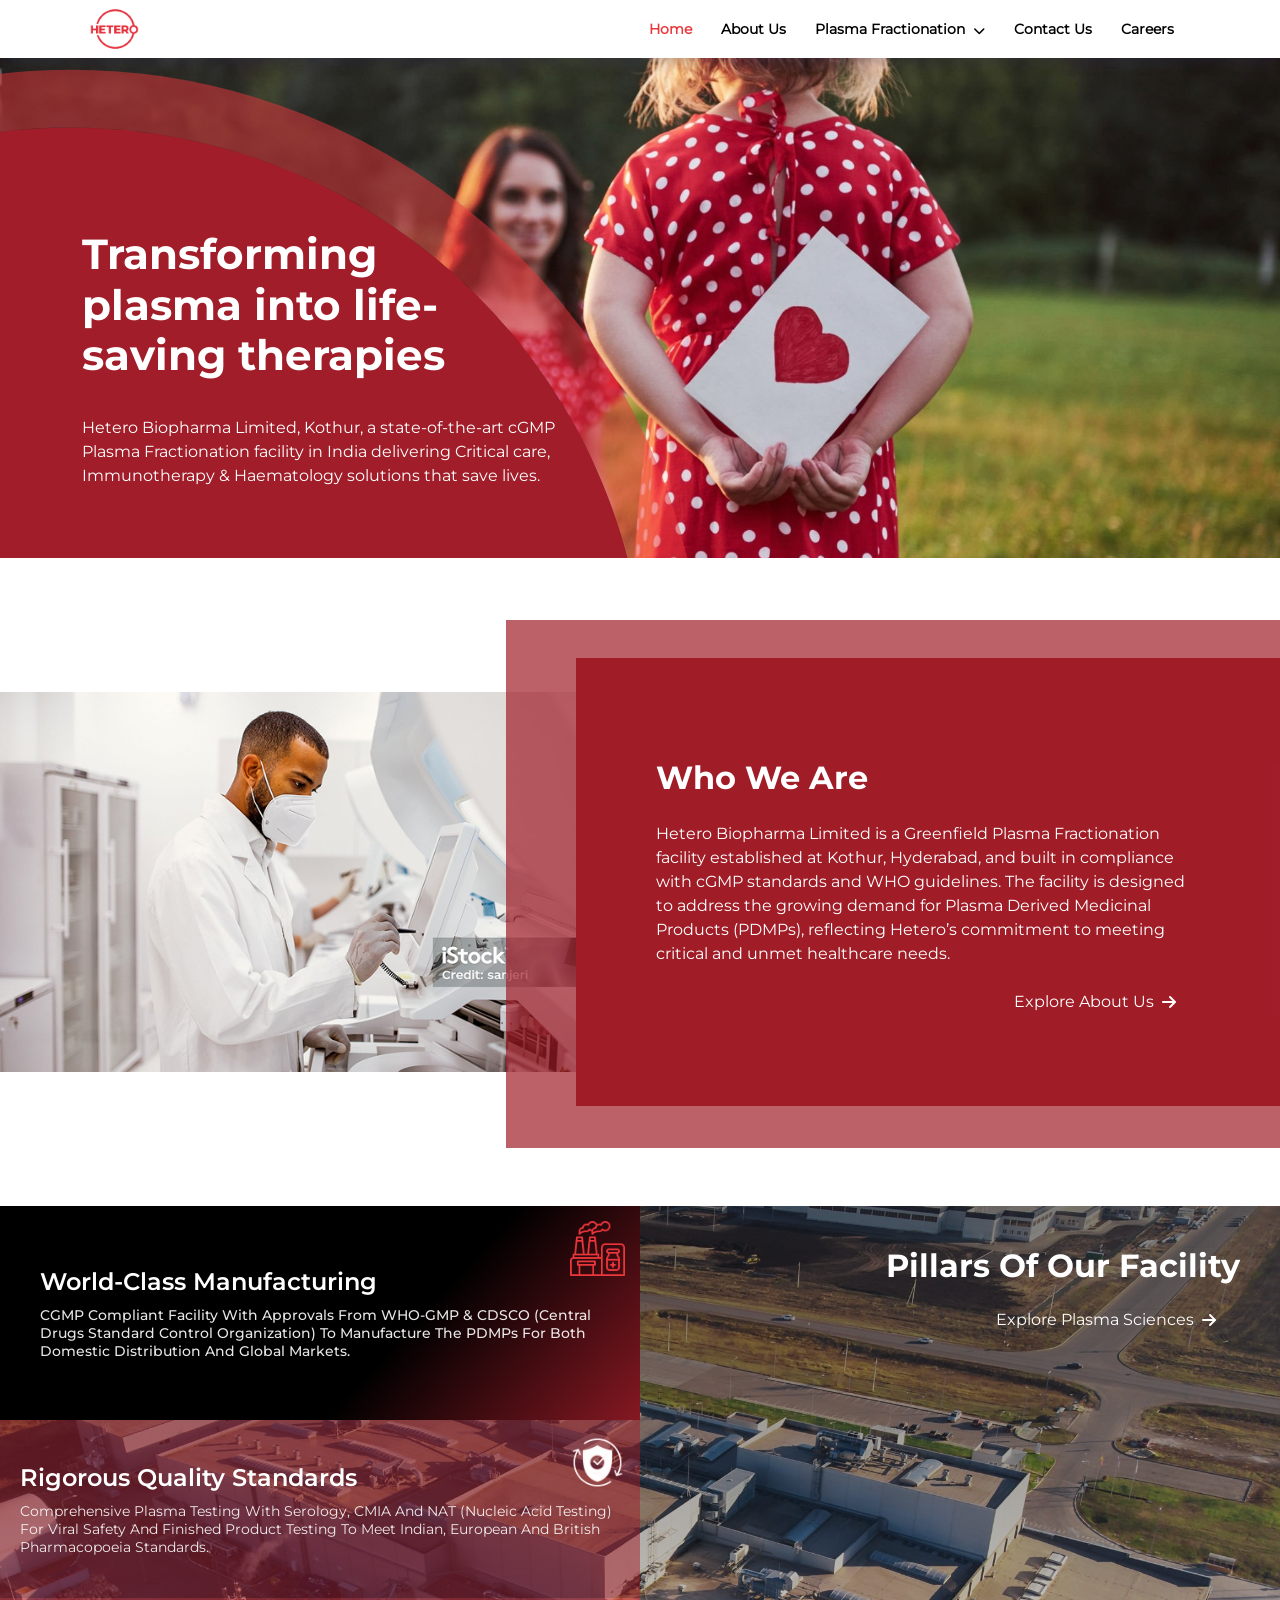
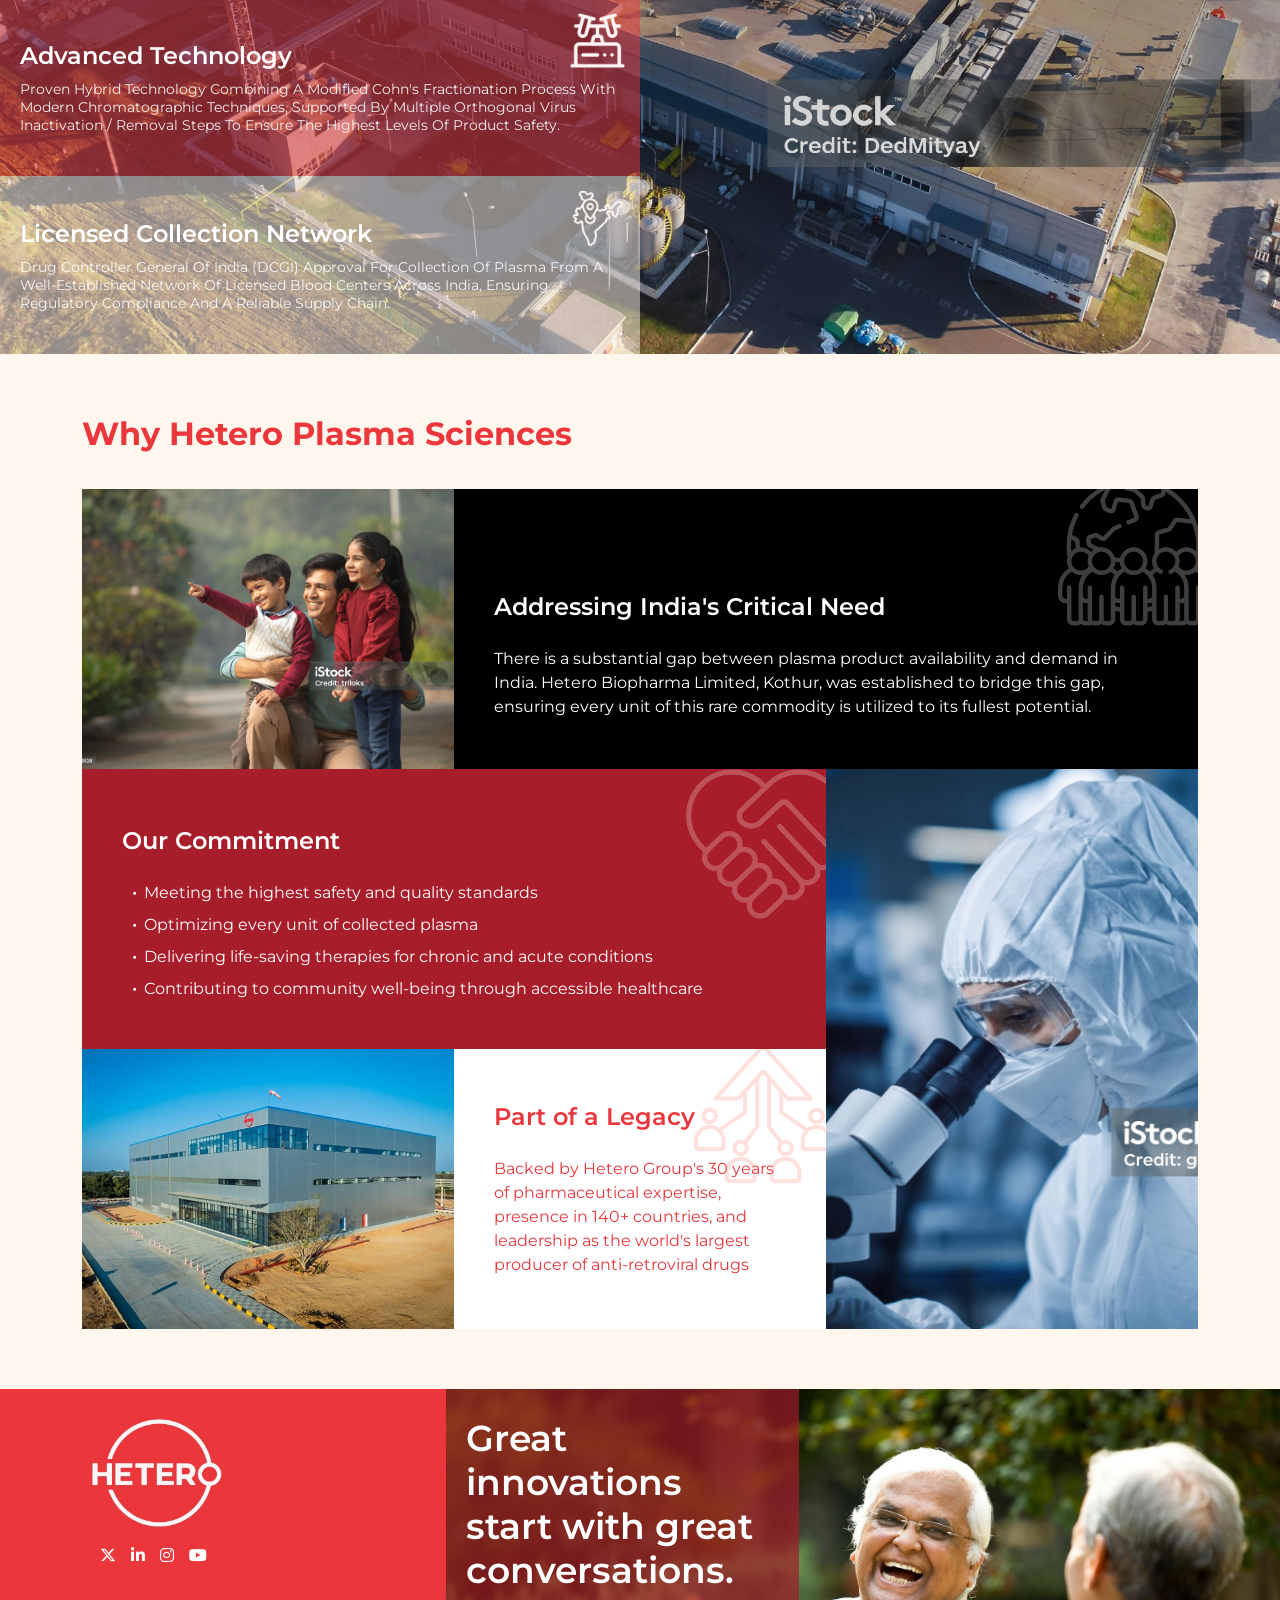
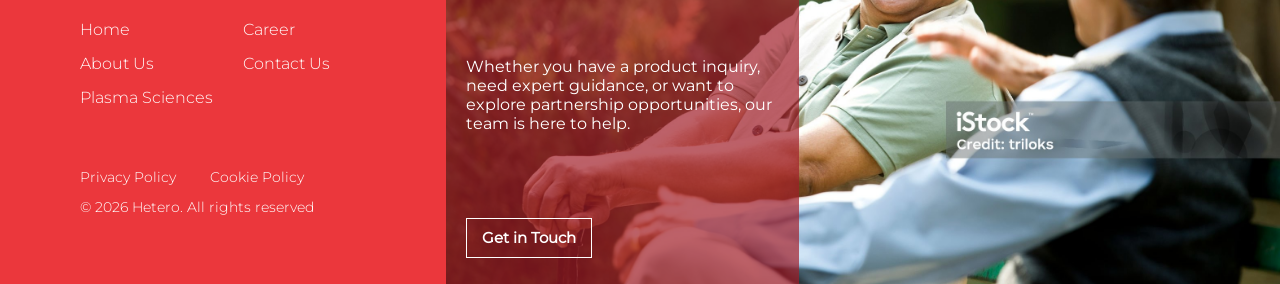
<file: index.html>
<!doctype html>
<html lang="en">

<head>
    <!-- Required meta tags -->
    <meta charset="utf-8">
    <meta name="viewport" content="width=device-width, initial-scale=1">
    <title>Home | Plasma Hetero
    </title>
    <meta name="description"
        content="Hetero CDMO: 30+ years of pharmaceutical excellence with 38 state-of-the-art facilities serving 145+ countries. Integrated CDMO services from discovery to commercialization with 25,000+ employees worldwide.">
    <meta name="keywords"
        content="CDMO, contract development manufacturing, pharmaceutical services, drug development, API manufacturing, hetero labs, pharmaceutical outsourcing, clinical trials, commercial manufacturing, global pharma">

    <!-- FavIcon -->
    <link rel="Icon" href="images/LOGO.svg">
    <!-- Bootstrap CSS -->
    <link href="https://cdn.jsdelivr.net/npm/bootstrap@5.0.2/dist/css/bootstrap.min.css" rel="stylesheet"
        integrity="sha384-EVSTQN3/azprG1Anm3QDgpJLIm9Nao0Yz1ztcQTwFspd3yD65VohhpuuCOmLASjC" crossorigin="anonymous">
    <!-- Font Awesome CDN -->
    <link href="https://cdnjs.cloudflare.com/ajax/libs/font-awesome/6.5.0/css/all.min.css" rel="stylesheet">



    <!-- Styling -->
    <link rel="stylesheet" href="css/styles.css">
    <link rel="stylesheet" href="css/responsive.css">
    <style>
        .error {
            color: red;
            font-size: 13px;
            text-wrap: nowrap;
        }
    </style>
</head>

<body>
    <div class="main">
        <div class="header" id="header">
            <nav class="navbar navbar-expand-lg custom-navbar">
                <div class="container">
                    <div class="row w-100 align-items-center">

                        <!-- Logo -->
                        <div class="col-sm-2 col-3">
                            <a class="navbar-brand" href="index.html">
                                <img src="images/hetero-logos.png" alt="Hetero Logo" class="logo">
                            </a>
                        </div>
                        <!-- Menu -->
                        <div class="col-9 d-block d-xl-none">
                            <div class="d-flex justify-content-end">
                                <button class="mobile-menu-toggle" id="mobileMenuToggle">
                                    <span></span>
                                    <span></span>
                                    <span></span>
                                </button>
                            </div>
                        </div>
                        <div class="col-sm-10">
                            <div class="menu text-end">
                                <ul>
                                    <li><a href="index.html" class="active">Home</a></li>
                                    <li><a href="about.html">About Us</a></li>
                                    <li>
                                        <a href="#">
                                            Plasma Fractionation
                                            <i class="fas fa-chevron-down"></i>
                                        </a>
                                        <ul class="smlmenu">

                                            <li><a href="plasma.html">Manufacturing Process</a></li>
                                            <li><a href="products.html">Our Products</a></li>
                                        </ul>
                                    </li>
                                    <li><a href="contact.html">Contact Us</a></li>
                                    <li><a href="career.html">Careers</a></li>
                                </ul>
                            </div>
                        </div>

                    </div>
                </div>
            </nav>

        </div>

        <!-- Mobile Side Navigation -->
        <div class="mobile-sidenav" id="mobileSidenav">
            <div class="sidenav-content">
                <div class="sidenav-header">
                    <button class="close-btn" id="closeSidenav">&times;</button>
                </div>

                <ul class="mobile-menu">
                    <li><a href="index.html" class="active">Home</a></li>
                    <li><a href="about.html">About Us</a></li>
                    <li class="mobile-dropdown">
                        <a href="#" class="mobile-dropdown-toggle">Plasma Fractionation <i
                                class="fas fa-chevron-down arrow"></i></a>
                        <div class="mobile-submenu">

                            <a href="plasma.html">Manufacturing Process</a>
                            <a href="products.html">Our Products</a>
                        </div>
                    </li>
                    <li><a href="contact.html">Contact Us</a></li>
                    <li><a href="career.html">Careers</a></li>
                </ul>
            </div>
        </div>

        <!-- Overlay for mobile menu -->
        <div class="mobile-overlay" id="mobileOverlay"></div>


        <!-- Banner -->

        <div class="banner" style="background-image: url(images/innerbanner/banner-home.jpg);">
            <!-- Large Curved Circle Overlay (Left) -->
            <div class="circle-overlay-large">
                <img src="images/bannerbg.svg" alt="">
            </div>

            <div class="container">
                <div class="row">
                    <div class="col-lg-6 col-sm-12 col-12">
                        <div class="bannertext">
                            <h2>Transforming <br> plasma into life- <br>saving therapies</h2>
                            <p>Hetero Biopharma Limited, Kothur, a state-of-the-art cGMP <br> Plasma Fractionation
                                facility in
                                India
                                delivering Critical care,<br> Immunotherapy & Haematology solutions that save lives.</p>
                        </div>
                    </div>
                </div>
            </div>
        </div>

        <section class="main-collection">
            <div class="container-fluid">
                <div class="main-row">
                    <!-- left IMAGE -->
                    <div class="main-right">
                        <img src="images/whoweare.png" alt="Who we are">
                    </div>
                    <!-- right CONTENT -->
                    <div class="main-left">
                        <div class="main-left-content">
                            <h2 class="section-title">Who We Are</h2>

                            <p>
                                Hetero Biopharma Limited is a Greenfield Plasma Fractionation facility established at
                                Kothur,
                                Hyderabad, and built in compliance with cGMP standards and WHO guidelines. The facility
                                is
                                designed to address the growing demand for Plasma Derived Medicinal Products (PDMPs),
                                reflecting Hetero’s commitment to meeting critical and unmet healthcare needs.
                            </p>
                            <div class="about-btn">
                                <a href="about.html" class="explore-btn">Explore About Us <i
                                        class="fa-solid fa-arrow-right"></i></a>
                            </div>
                        </div>
                    </div>
                </div>
            </div>
        </section>

        <div class="pillar-section">
            <!-- Left Side - Cards -->
            <div class="cards-container">
                <div class="pillar-card card-manufacturing" data-bg="manufacturing">
                    <div class="card-icon">
                        <img src="images/factory.svg" alt="" class="icon-default">
                        <img src="images/red-factory.png" alt="" class="icon-hover">
                    </div>
                    <div class="card-content">

                        <div class="card-text">
                            <h3>World-Class Manufacturing</h3>
                            <p style="text-transform: capitalize;">cGMP Compliant Facility with approvals from WHO-GMP &
                                CDSCO (Central Drugs Standard Control Organization) to manufacture the PDMPs for both
                                Domestic Distribution and global markets.
                            </p>
                        </div>
                    </div>
                </div>

                <div class="pillar-card card-quality" data-bg="quality">
                    <div class="card-content">
                        <div class="card-icon">
                            <img src="images/regulatory.svg" alt="">
                        </div>
                        <div class="card-text">
                            <h3>Rigorous Quality Standards</h3>
                            <p style="text-transform: capitalize;">Comprehensive Plasma testing with Serology, CMIA and
                                NAT (Nucleic Acid Testing) for Viral
                                Safety and Finished Product testing to meet Indian, European and British pharmacopoeia
                                standards.</p>
                        </div>
                    </div>
                </div>

                <div class="pillar-card card-technology" data-bg="technology">
                    <div class="card-content">
                        <div class="card-icon">
                            <img src="images/centrifuge.svg" alt="">
                        </div>
                        <div class="card-text">
                            <h3>Advanced Technology</h3>
                            <p style="text-transform: capitalize;">Proven Hybrid Technology Combining A Modified Cohn's
                                Fractionation Process With Modern
                                Chromatographic Techniques, Supported By Multiple Orthogonal Virus Inactivation /
                                Removal
                                Steps To Ensure The Highest Levels Of Product Safety.</p>
                        </div>
                    </div>
                </div>

                <div class="pillar-card card-network" data-bg="network">
                    <div class="card-content">
                        <div class="card-icon">
                            <img src="images/india.svg" alt="" class="icon-default">
                            <img src="images/reed-india.png" alt="" class="icon-hover">
                        </div>
                        <div class="card-text">
                            <h3>Licensed Collection Network</h3>
                            <p style="text-transform: capitalize;">Drug Controller General Of India (DCGI) Approval For
                                Collection Of Plasma From A
                                Well-Established Network Of Licensed Blood Centers Across India, Ensuring Regulatory
                                Compliance And A Reliable Supply Chain.</p>
                        </div>
                    </div>
                </div>
            </div>

            <!-- Right Side - Background Images -->
            <div class="image-container">
                <div class="background-image bg-manufacturing active" data-bg="manufacturing"></div>
                <div class="background-image bg-quality" data-bg="quality"></div>
                <div class="background-image bg-technology" data-bg="technology"></div>
                <div class="background-image bg-network" data-bg="network"></div>

                <div class="image-overlay">
                    <div class="facility-header">
                        <h2>Pillars Of Our Facility</h2>
                        <a href="plasma.html" class="explore-btn">Explore Plasma Sciences <i
                                class="fa-solid fa-arrow-right"></i></a>
                    </div>


                </div>
                <!-- Mobile Navigation Dots -->
                <div class="mobile-dots">
                    <span class="dot active" data-index="0"></span>
                    <span class="dot" data-index="1"></span>
                    <span class="dot" data-index="2"></span>
                    <span class="dot" data-index="3"></span>
                </div>
            </div>
        </div>
        <section class="section section-soft" style="padding-bottom: 20px;">
            <div class="container">

                <h2 class="title-accent">Why Hetero Plasma Sciences</h2>

                <!-- ROW 1 -->
                <div class="row g-0">
                    <div class="col-lg-4 col-md-12">
                        <div class=" plasma-image1">
                            <img src="images/addess-1.png" alt="">
                        </div>
                    </div>

                    <div class="col-lg-8 col-md-12">
                        <div class="plasma-box1 plasma-dark1">
                            <div class="plamaicon1">
                                <img src="images/index-1.png" alt="">
                            </div>
                            <div class="plasma-content1">
                                <h3 class="plasma-title1">Addressing India's Critical Need</h3>
                                <p class="plasma-text1">
                                    There is a substantial gap between plasma product availability and demand in India.
                                    Hetero Biopharma Limited, Kothur, was established to bridge this gap, ensuring every
                                    unit of
                                    this rare commodity is utilized to its fullest potential.
                                </p>

                            </div>
                        </div>
                    </div>
                </div>

                <!-- ROW 2 -->
                <div class="row g-0">
                    <div class="col-lg-8 col-md-12 order-lg-1 order-2">
                        <!-- Red Box with nested row inside -->
                        <div class="plasma-box1 plasma-accent1">
                            <div class="plamaicon1">
                                <img src="images/index-2.png" alt="">
                            </div>
                            <div class="plasma-content1">
                                <h3 class="plasma-title1">Our Commitment</h3>
                                <ul class="plasma-list-white">
                                    <li>Meeting the highest safety and quality standards</li>
                                    <li>Optimizing every unit of collected plasma</li>
                                    <li>Delivering life-saving therapies for chronic and acute conditions</li>
                                    <li>Contributing to community well-being through accessible healthcare</li>
                                </ul>
                            </div>
                        </div>

                        <!-- Nested Row for bottom 2 boxes -->
                        <div class="row g-0">
                            <div class="col-lg-6 col-md-12">
                                <div class="plasma-image-light1">
                                    <img src="images/legacy.png" alt="">
                                </div>
                            </div>

                            <div class="col-lg-6 col-md-12">
                                <div class="plasma-box1 plasma-light1">
                                    <div class="plamaicon1">
                                        <img src="images/imdex-3.png" alt="">
                                    </div>
                                    <h3 class="plasma-title1">Part of a Legacy</h3>
                                    <p class="plasma-subtitle1">Backed by Hetero Group's 30 years of pharmaceutical
                                        expertise, presence in 140+ countries, and leadership as the world's largest
                                        producer of anti-retroviral drugs</p>

                                </div>
                            </div>
                        </div>
                    </div>

                    <div class="col-lg-4 col-md-12 order-lg-2 order-1">
                        <div class="plasma-image1 plasma-image-full-height1">
                            <img src="images/our-commit-1.png" alt="">
                        </div>
                    </div>
                </div>

            </div>
        </section>




        <footer class="footer">
            <div class="container-fluid">
                <div class="footer-row">

                    <!-- LEFT : BRAND -->
                    <div class="footer-brand order-lg-1 order-2">
                        <div class="footer-box">
                            <img src="images/footer-logo.png" alt="Hetero" class="footer-logo" width="130" height="auto">
                            <ul class="footer-social">
                                <li><a href="https://x.com/heteroofficial" target="_blank"><i
                                            class="fa-brands fa-x-twitter"></i></a></li>
                                <li><a href="https://www.linkedin.com/company/hetero/" target="_blank"><i
                                            class="fa-brands fa-linkedin-in"></i></a></li>
                                <li><a href="https://www.instagram.com/hetero_pharma/" target="_blank"><i
                                            class="fa-brands fa-instagram"></i></a></li>
                                <li><a href="https://www.youtube.com/channel/UCTvsR0a-IavUR-biF5Lx3kg"
                                        target="_blank"><i class="fa-brands fa-youtube"></i></a></li>
                            </ul>

                        </div>
                        <div class="footer-box">
                            <ul class="footer-menu footer-menu-2col">
                                <li><a href="index.html">Home</a></li>
                                <li><a href="about.html">About Us</a></li>

                                <li><a href="career.html">Career</a></li>
                                <li><a href="contact.html">Contact Us</a></li>
                                <li><a href="plasma.html">Plasma Sciences</a></li>
                            </ul>

                            <div class="footer-legal">
                                <a href="privacy.html" target="_blank">Privacy Policy</a>
                                <a href="cookie.html" target="_blank">Cookie Policy</a>
                                <p>© 2026 Hetero. All rights reserved</p>
                            </div>
                        </div>
                    </div>

                    <div class="right-col order-lg-2 order-1">
                        <div class="footer-img">
                            <img src="images/footer-img.jpg" alt="">
                        </div>

                        <!-- CENTER : CTA -->
                        <div class="footer-box-right">
                            <h3 class="footer-title">
                                Great innovations<br>
                                start with great<br>
                                conversations.
                            </h3>

                            <p class="footer-text">
                                Whether you have a product inquiry, need expert guidance,
                                or want to explore partnership opportunities, our team is here to help.
                            </p>

                            <a href="contact.html" class="btn-footer">Get in Touch</a>
                        </div>
                    </div>



                </div>
            </div>
        </footer>
    </div>


    <!-- JS Scripts at the end for better performance -->
    <script src="https://ajax.googleapis.com/ajax/libs/jquery/3.5.1/jquery.min.js"></script>

    <!-- Bootstrap Bundle with Popper -->
    <script src="https://cdn.jsdelivr.net/npm/bootstrap@5.3.3/dist/js/bootstrap.bundle.min.js"></script>

    <script src="js/script.js"></script>

</body>

</html>
</file>
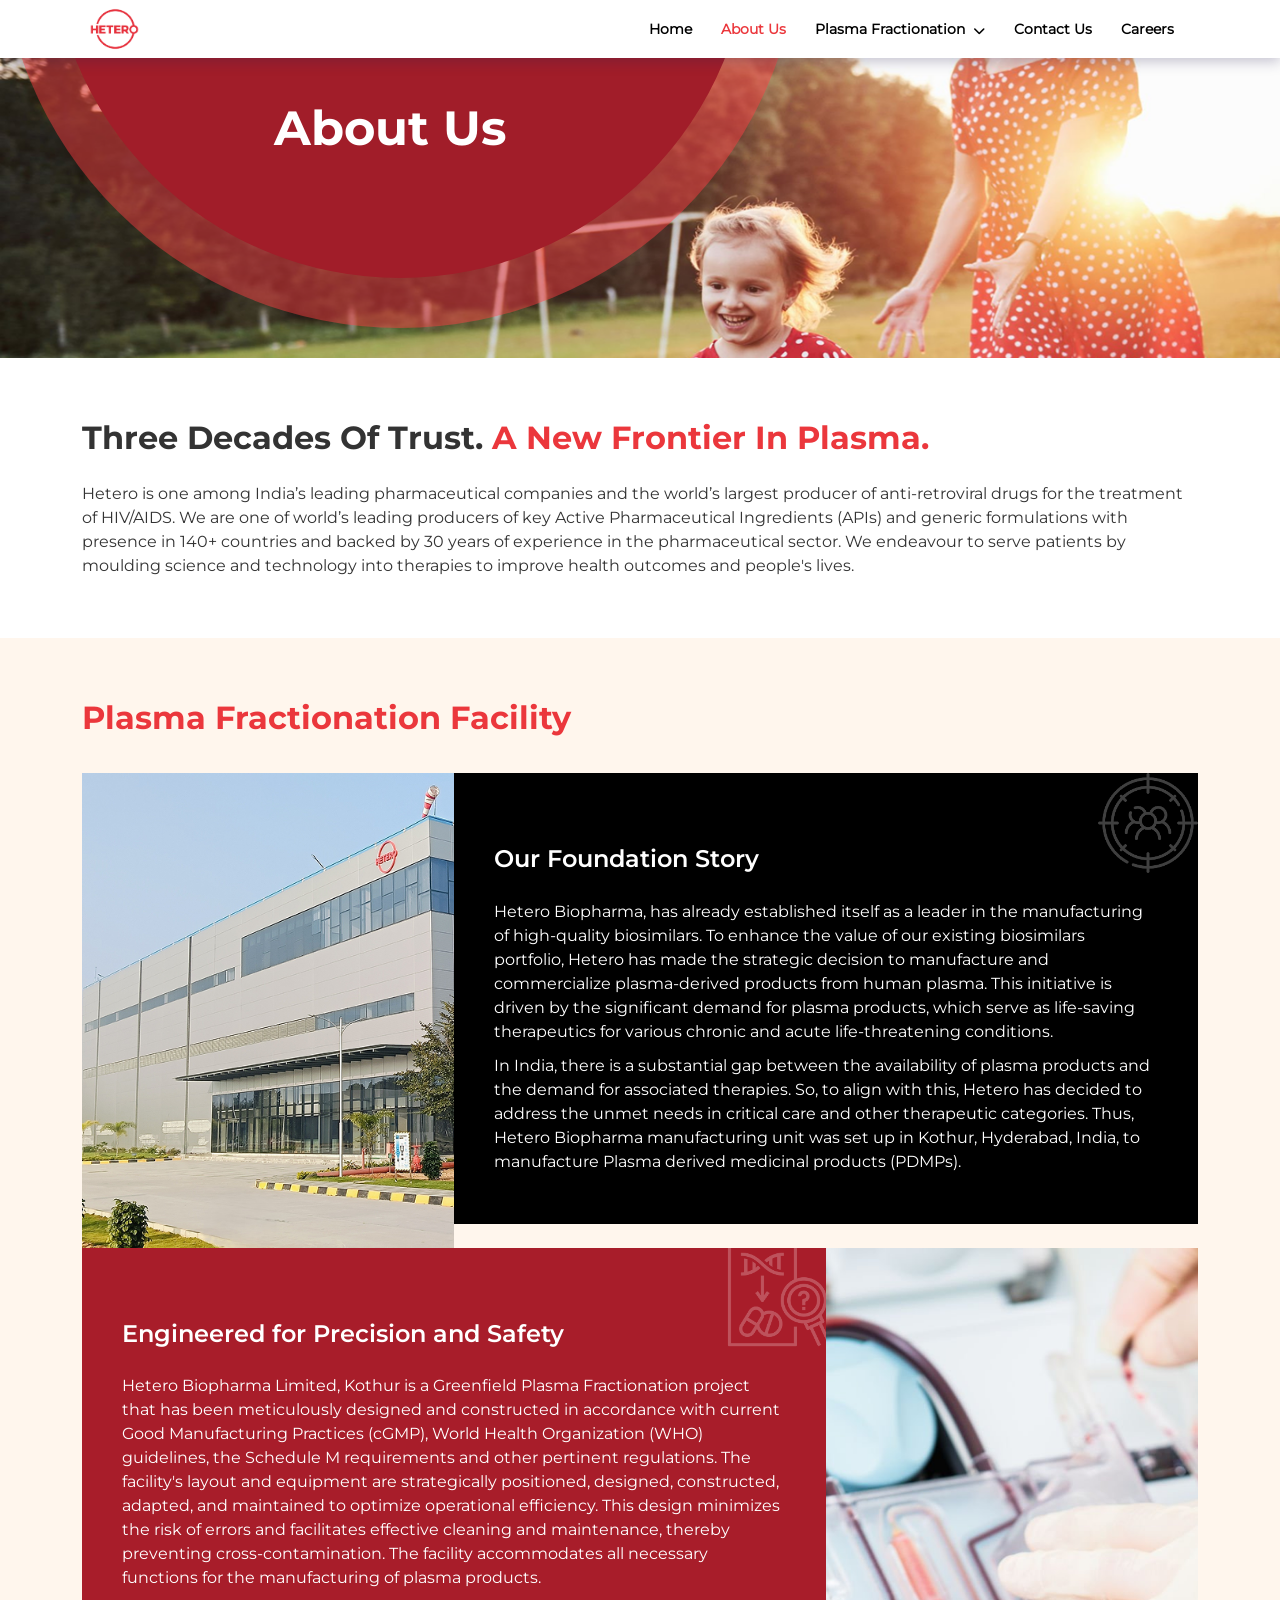
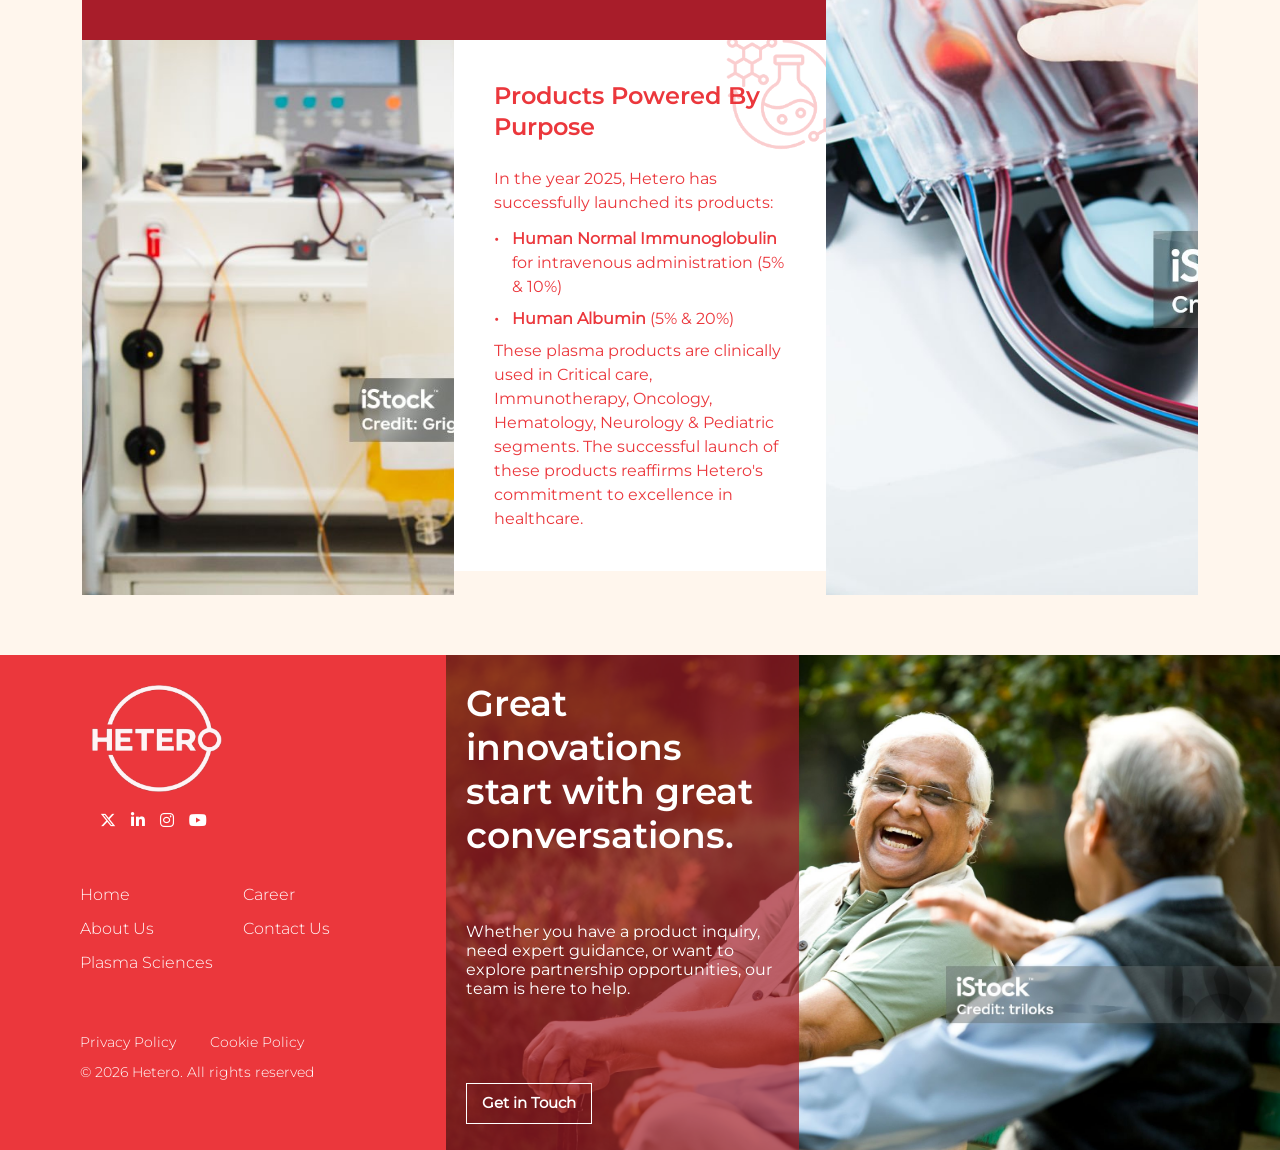
<file: about.html>
<!doctype html>
<html lang="en">

<head>
    <!-- Required meta tags -->
    <meta charset="utf-8">
    <meta name="viewport" content="width=device-width, initial-scale=1">
    <title>About Us | Plasma Hetero
    </title>
    <meta name="description"
        content="Hetero CDMO: 30+ years of pharmaceutical excellence with 38 state-of-the-art facilities serving 145+ countries. Integrated CDMO services from discovery to commercialization with 25,000+ employees worldwide.">
    <meta name="keywords"
        content="CDMO, contract development manufacturing, pharmaceutical services, drug development, API manufacturing, hetero labs, pharmaceutical outsourcing, clinical trials, commercial manufacturing, global pharma">

    <!-- FavIcon -->
    <link rel="Icon" href="images/LOGO.svg">
    <!-- Bootstrap CSS -->
    <link href="https://cdn.jsdelivr.net/npm/bootstrap@5.0.2/dist/css/bootstrap.min.css" rel="stylesheet"
        integrity="sha384-EVSTQN3/azprG1Anm3QDgpJLIm9Nao0Yz1ztcQTwFspd3yD65VohhpuuCOmLASjC" crossorigin="anonymous">
    <!-- Font Awesome CDN -->
    <link href="https://cdnjs.cloudflare.com/ajax/libs/font-awesome/6.5.0/css/all.min.css" rel="stylesheet">



    <!-- Styling -->
    <link rel="stylesheet" href="css/styles.css">
    <link rel="stylesheet" href="css/responsive.css">

</head>

<body>
    <div class="main">
        <div class="header" id="header">
            <nav class="navbar navbar-expand-lg custom-navbar">
                <div class="container">
                    <div class="row w-100 align-items-center">

                        <!-- Logo -->
                        <div class="col-sm-2 col-3">
                            <a class="navbar-brand" href="index.html">
                                <img src="images/hetero-logos.png" alt="Hetero Logo" class="logo">
                            </a>
                        </div>
                        <!-- Menu -->
                        <div class="col-9 d-block d-xl-none">
                            <div class="d-flex justify-content-end">
                                <button class="mobile-menu-toggle" id="mobileMenuToggle">
                                    <span></span>
                                    <span></span>
                                    <span></span>
                                </button>
                            </div>
                        </div>
                        <div class="col-sm-10">
                            <div class="menu text-end">
                                <ul>
                                    <li><a href="index.html">Home</a></li>
                                    <li><a href="about.html" class="active">About Us</a></li>
                                    <li>
                                        <a href="#">
                                            Plasma Fractionation
                                            <i class="fas fa-chevron-down"></i>
                                        </a>
                                        <ul class="smlmenu">

                                            <li><a href="plasma.html">Manufacturing Process</a></li>
                                            <li><a href="products.html">Our Products</a></li>
                                        </ul>
                                    </li>
                                    <li><a href="contact.html">Contact Us</a></li>
                                    <li><a href="career.html">Careers</a></li>
                                </ul>
                            </div>
                        </div>

                    </div>
                </div>
            </nav>

        </div>

        <!-- Mobile Side Navigation -->
        <div class="mobile-sidenav" id="mobileSidenav">
            <div class="sidenav-content">
                <div class="sidenav-header">
                    <button class="close-btn" id="closeSidenav">&times;</button>
                </div>

                <ul class="mobile-menu">
                    <li><a href="index.html">Home</a></li>
                    <li><a href="about.html" class="active">About Us</a></li>
                    <li class="mobile-dropdown">
                        <a href="#" class="mobile-dropdown-toggle">Plasma Fractionation <i
                                class="fas fa-chevron-down arrow"></i></a>
                        <div class="mobile-submenu">

                            <a href="plasma.html">Manufacturing Process</a>
                            <a href="products.html">Our Products</a>
                        </div>
                    </li>
                    <li><a href="contact.html">Contact Us</a></li>
                    <li><a href="career.html">Careers</a></li>
                </ul>
            </div>
        </div>

        <!-- Overlay for mobile menu -->
        <div class="mobile-overlay" id="mobileOverlay"></div>


        <!-- Banner -->

        <div class="innerbanner" style="background-image: url(images/innerbanner/aboutus.png);">
            <!-- Large Curved Circle Overlay (Left) -->
            <div class="circle-overlay-large"></div>

            <!-- Small Decorative Circle (Right) -->
            <div class="circle-design-right">
                <div class="circle-inner"></div>
            </div>

            <div class="container">
                <div class="row">
                    <div class="col-lg-6 col-sm-12 col-12">
                        <h2>About Us</h2>
                    </div>
                </div>
            </div>
        </div>



        <section class="section section-light">
            <div class="container">
                <div class="content-wrap">
                    <h2 class="section-title">
                        <span class="title-dark">Three Decades Of Trust.</span>
                        <span class="title-accent">A New Frontier In Plasma.</span>
                    </h2>

                    <p class="section-desc">
                        Hetero is one among India’s leading pharmaceutical companies and the world’s
                        largest producer of anti-retroviral drugs for the treatment of HIV/AIDS.
                        We are one of world’s leading producers of key Active Pharmaceutical
                        Ingredients (APIs) and generic formulations with presence in 140+ countries
                        and backed by 30 years of experience in the pharmaceutical sector.
                        We endeavour to serve patients by moulding science and technology into
                        therapies to improve health outcomes and people's lives.
                    </p>
                </div>
            </div>
        </section>

        <section class="section section-soft">
            <div class="container">

                <h2 class="title-accent">Plasma Fractionation Facility</h2>

                <!-- ROW 1 -->
                <div class="row g-0">
                    <div class="col-lg-4 col-md-12">
                        <div class=" plasma-image">
                            <img src="images/building-block.png" alt="">
                        </div>
                    </div>

                    <div class="col-lg-8 col-md-12">
                        <div class="plasma-box plasma-dark">
                            <div class="plamaicon">
                                <img src="images/epidemiology.png" alt="">
                            </div>
                            <div class="plasma-content">
                                <h3 class="plasma-title">Our Foundation Story</h3>
                                <p class="plasma-text">
                                    Hetero Biopharma, has
                                    already established itself as a leader in the manufacturing of high-quality
                                    biosimilars. To enhance the value of our existing biosimilars portfolio, Hetero has
                                    made the strategic decision to manufacture and commercialize plasma-derived products
                                    from human plasma. This initiative is driven by the significant demand for plasma
                                    products, which serve as life-saving therapeutics for various chronic and acute
                                    life-threatening conditions.
                                </p>
                                <p class="plasma-text">In India, there is a substantial gap between the availability of
                                    plasma products and the demand for associated therapies. So, to align with this,
                                    Hetero has decided to address the unmet needs in critical care and other therapeutic
                                    categories. Thus, Hetero Biopharma manufacturing unit was set up in Kothur,
                                    Hyderabad, India, to manufacture Plasma derived medicinal products (PDMPs).  </p>
                            </div>
                        </div>
                    </div>
                </div>

                <!-- ROW 2 -->
                <div class="row g-0">
                    <div class="col-lg-8 col-md-12 order-lg-1 order-2">
                        <!-- Red Box with nested row inside -->
                        <div class="plasma-box plasma-accent">
                            <div class="plamaicon">
                                <img src="images/drug.png" alt="">
                            </div>
                            <div class="plasma-content">
                                <h3 class="plasma-title">Engineered for Precision and Safety</h3>
                                <p class="plasma-text">
                                    Hetero Biopharma Limited, Kothur is a Greenfield Plasma Fractionation project
                                    that has been meticulously designed and constructed in accordance with current Good
                                    Manufacturing Practices (cGMP), World Health Organization (WHO) guidelines, the
                                    Schedule M requirements and other pertinent regulations. The facility's layout and
                                    equipment are strategically positioned, designed, constructed, adapted, and
                                    maintained to optimize operational efficiency. This design minimizes the risk of
                                    errors and facilitates effective cleaning and maintenance, thereby preventing
                                    cross-contamination. The facility accommodates all necessary functions for the
                                    manufacturing of plasma products.
                                </p>
                            </div>
                        </div>

                        <!-- Nested Row for bottom 2 boxes -->
                        <div class="row g-0">
                            <div class="col-lg-6 col-md-12">
                                <div class="plasma-image-light">
                                    <img src="images/block-3.jpg" alt="">
                                </div>
                            </div>

                            <div class="col-lg-6 col-md-12">
                                <div class="plasma-box plasma-light">
                                    <div class="plamaicon">
                                        <img src="images/catalyst.png" alt="">
                                    </div>
                                    <h3 class="plasma-title">Products Powered By Purpose</h3>
                                    <p class="plasma-subtitle">In the year 2025, Hetero has successfully
                                        launched its products:</p>
                                    <ul class="plasma-list">
                                        <li><strong>Human Normal Immunoglobulin</strong> for intravenous administration
                                            (5% & 10%)</li>
                                        <li><strong>Human Albumin</strong> (5% & 20%)</li>
                                    </ul>
                                    <p class="plasma-text-small">
                                        These plasma products are clinically used in Critical care, Immunotherapy,
                                        Oncology, Hematology, Neurology & Pediatric segments. The successful launch of
                                        these products reaffirms Hetero's commitment to excellence in healthcare.
                                    </p>
                                </div>
                            </div>
                        </div>
                    </div>

                    <div class="col-lg-4 col-md-12 order-lg-2 order-1">
                        <div class="plasma-image plasma-image-full-height">
                            <img src="images/block-2.jpg" alt="">
                        </div>
                    </div>
                </div>

            </div>
        </section>

        <footer class="footer">
            <div class="container-fluid">
                <div class="footer-row">

                    <!-- LEFT : BRAND -->
                    <div class="footer-brand order-lg-1 order-2">
                        <div class="footer-box">
                            <img src="images/footer-logo.png" alt="Hetero" class="footer-logo" width="130" height="auto">
                            <ul class="footer-social">
                                <li><a href="https://x.com/heteroofficial" target="_blank"><i
                                            class="fa-brands fa-x-twitter"></i></a></li>
                                <li><a href="https://www.linkedin.com/company/hetero/" target="_blank"><i
                                            class="fa-brands fa-linkedin-in"></i></a></li>
                                <li><a href="https://www.instagram.com/hetero_pharma/" target="_blank"><i
                                            class="fa-brands fa-instagram"></i></a></li>
                                <li><a href="https://www.youtube.com/channel/UCTvsR0a-IavUR-biF5Lx3kg"
                                        target="_blank"><i class="fa-brands fa-youtube"></i></a></li>
                            </ul>

                        </div>
                        <div class="footer-box">
                            <ul class="footer-menu footer-menu-2col">
                                <li><a href="index.html">Home</a></li>
                                <li><a href="about.html">About Us</a></li>

                                <li><a href="career.html">Career</a></li>
                                <li><a href="contact.html">Contact Us</a></li>
                                <li><a href="plasma.html">Plasma Sciences</a></li>
                            </ul>

                            <div class="footer-legal">
                                <a href="privacy.html" target="_blank">Privacy Policy</a>
                                <a href="cookie.html" target="_blank">Cookie Policy</a>
                                <p>© 2026 Hetero. All rights reserved</p>
                            </div>
                        </div>
                    </div>

                    <div class="right-col order-lg-2 order-1">
                        <div class="footer-img">
                            <img src="images/footer-img.jpg" alt="">
                        </div>

                        <!-- CENTER : CTA -->
                        <div class="footer-box-right">
                            <h3 class="footer-title">
                                Great innovations<br>
                                start with great<br>
                                conversations.
                            </h3>

                            <p class="footer-text">
                                Whether you have a product inquiry, need expert guidance,
                                or want to explore partnership opportunities, our team is here to help.
                            </p>

                            <a href="contact.html" class="btn-footer">Get in Touch</a>
                        </div>
                    </div>



                </div>
            </div>
        </footer>
    </div>


    <!-- JS Scripts at the end for better performance -->
    <script src="https://ajax.googleapis.com/ajax/libs/jquery/3.5.1/jquery.min.js"></script>

    <!-- Bootstrap Bundle with Popper -->
    <script src="https://cdn.jsdelivr.net/npm/bootstrap@5.3.3/dist/js/bootstrap.bundle.min.js"></script>

    <script src="js/script.js"></script>
</body>

</html>
</file>
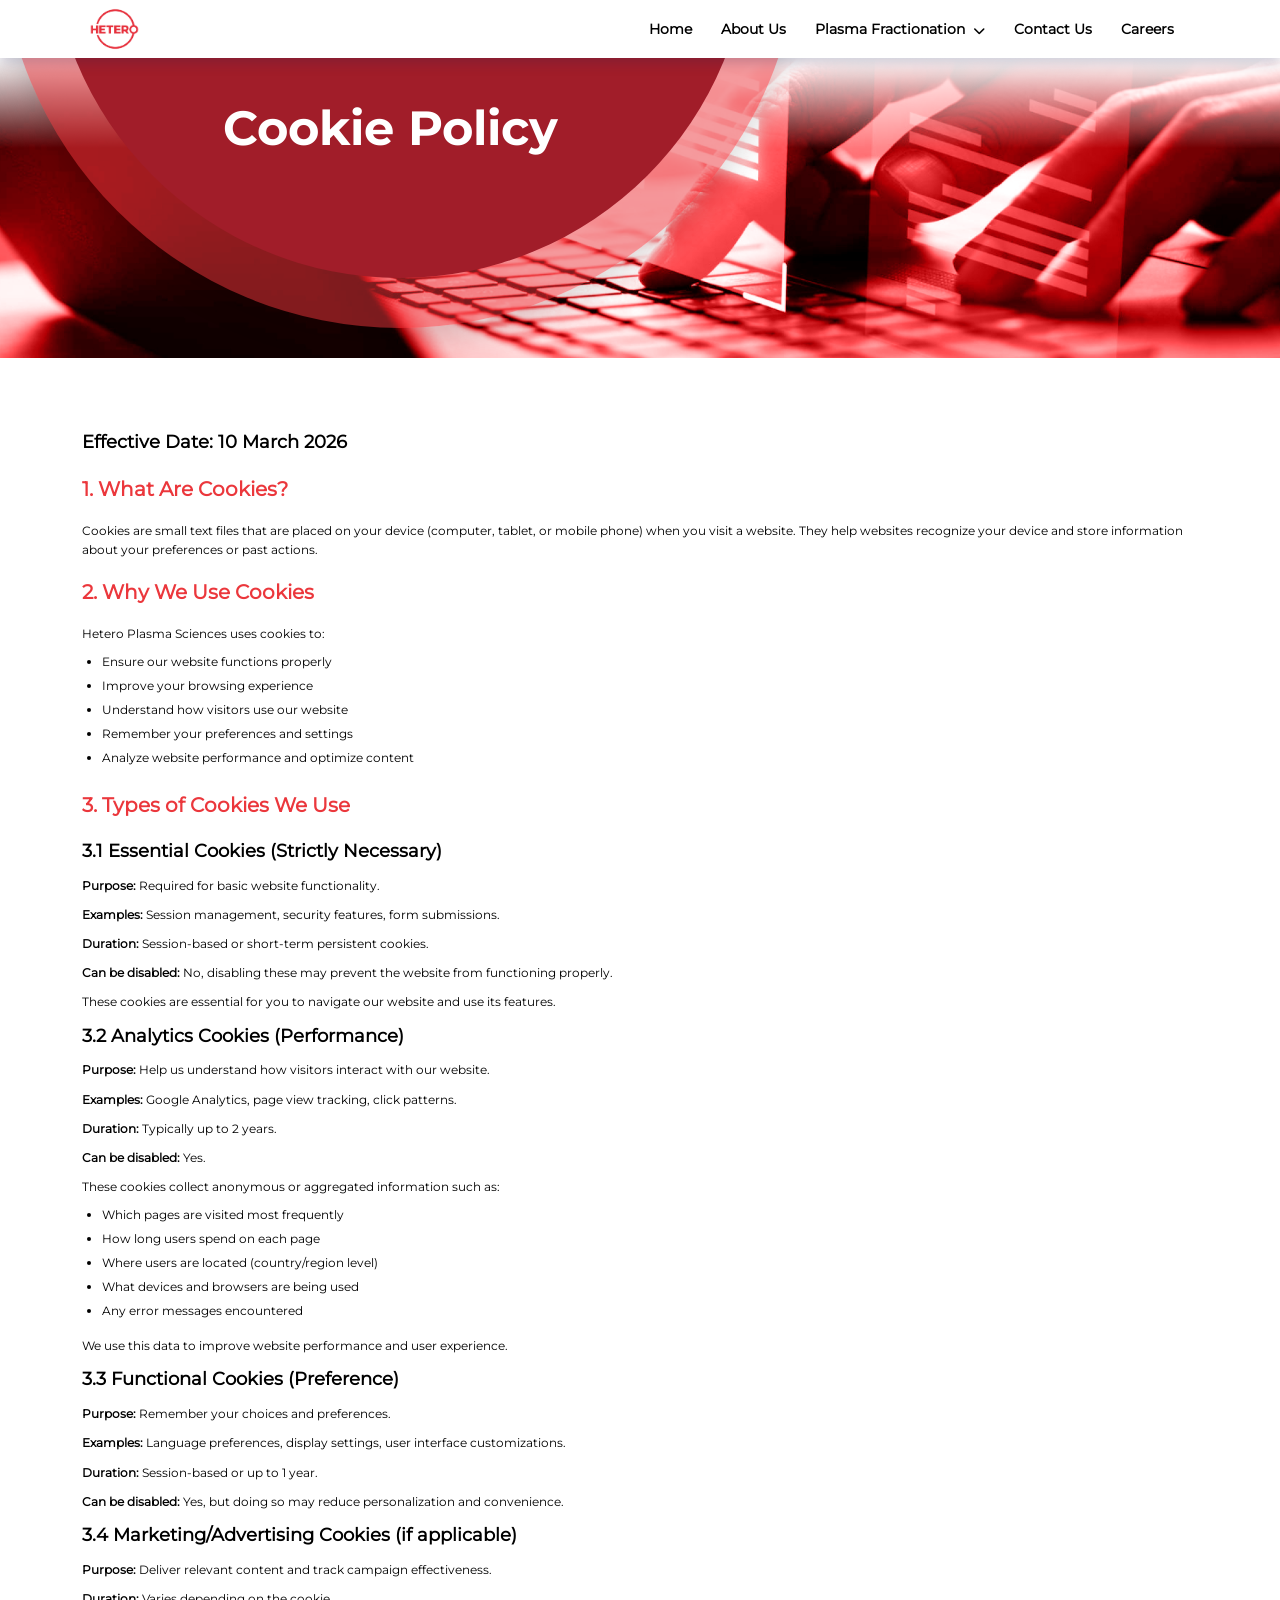
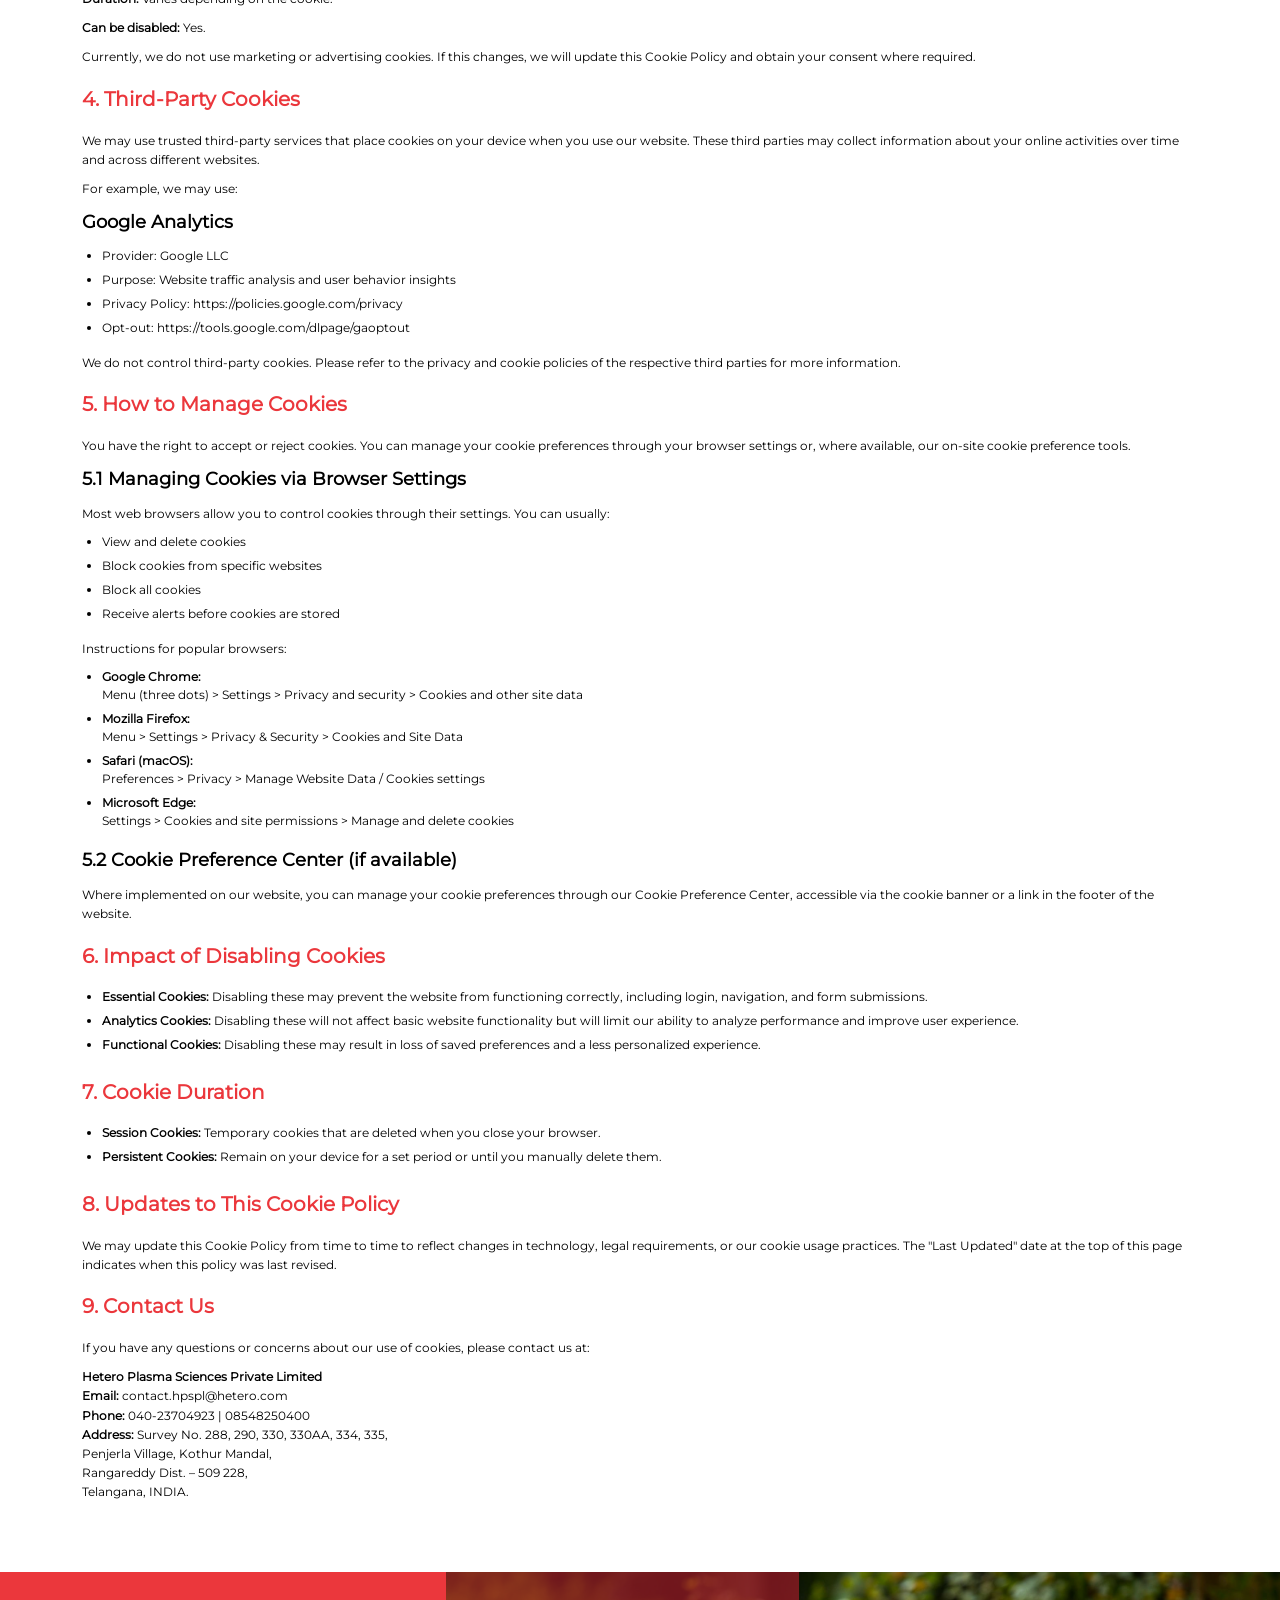
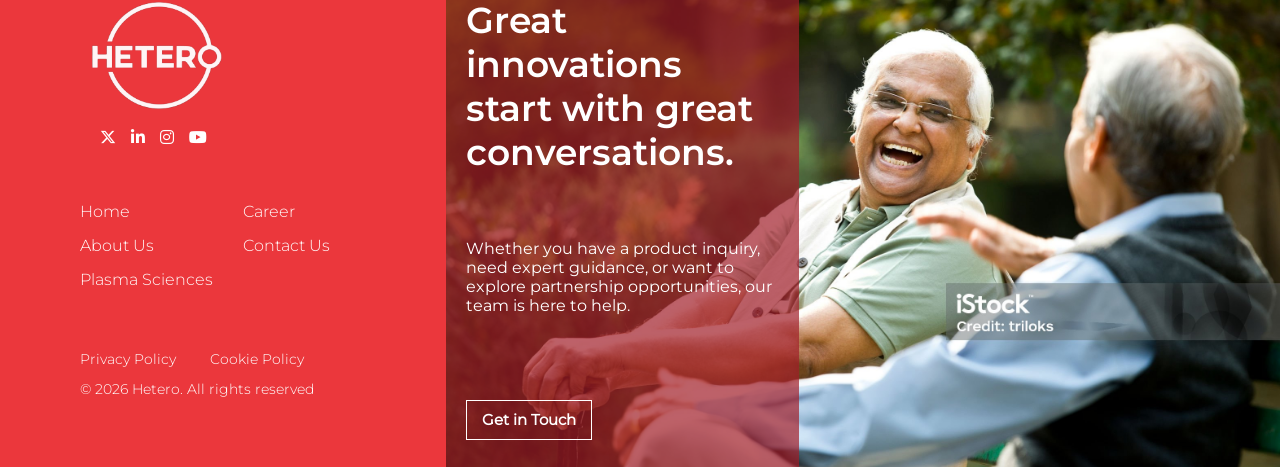
<file: cookie.html>
<!doctype html>
<html lang="en">

<head>
    <!-- Required meta tags -->
    <meta charset="utf-8">
    <meta name="viewport" content="width=device-width, initial-scale=1">
    <title>Cookie Policy | Plasma Hetero
    </title>
    <meta name="description"
        content="Hetero CDMO: 30+ years of pharmaceutical excellence with 38 state-of-the-art facilities serving 145+ countries. Integrated CDMO services from discovery to commercialization with 25,000+ employees worldwide.">
    <meta name="keywords"
        content="CDMO, contract development manufacturing, pharmaceutical services, drug development, API manufacturing, hetero labs, pharmaceutical outsourcing, clinical trials, commercial manufacturing, global pharma">

    <!-- FavIcon -->
    <link rel="Icon" href="images/LOGO.svg">
    <!-- Bootstrap CSS -->
    <link href="https://cdn.jsdelivr.net/npm/bootstrap@5.0.2/dist/css/bootstrap.min.css" rel="stylesheet"
        integrity="sha384-EVSTQN3/azprG1Anm3QDgpJLIm9Nao0Yz1ztcQTwFspd3yD65VohhpuuCOmLASjC" crossorigin="anonymous">
    <!-- Font Awesome CDN -->
    <link href="https://cdnjs.cloudflare.com/ajax/libs/font-awesome/6.5.0/css/all.min.css" rel="stylesheet">



    <!-- Styling -->
    <link rel="stylesheet" href="css/styles.css">
    <link rel="stylesheet" href="css/responsive.css">
    <style>
        .error {
            color: red;
            font-size: 13px;
            text-wrap: nowrap;
        }
    </style>
</head>

<body>
    <div class="main">
        <div class="header" id="header">
            <nav class="navbar navbar-expand-lg custom-navbar">
                <div class="container">
                    <div class="row w-100 align-items-center">

                        <!-- Logo -->
                        <div class="col-sm-2 col-3">
                            <a class="navbar-brand" href="index.html">
                                <img src="images/hetero-logos.png" alt="Hetero Logo" class="logo">
                            </a>
                        </div>
                        <!-- Menu -->
                        <div class="col-9 d-block d-xl-none">
                            <div class="d-flex justify-content-end">
                                <button class="mobile-menu-toggle" id="mobileMenuToggle">
                                    <span></span>
                                    <span></span>
                                    <span></span>
                                </button>
                            </div>
                        </div>
                        <div class="col-sm-10">
                            <div class="menu text-end">
                                <ul>
                                    <li><a href="index.html">Home</a></li>
                                    <li><a href="about.html">About Us</a></li>
                                    <li>
                                        <a href="#">
                                            Plasma Fractionation
                                            <i class="fas fa-chevron-down"></i>
                                        </a>
                                        <ul class="smlmenu">

                                            <li><a href="plasma.html">Manufacturing Process</a></li>
                                            <li><a href="products.html">Our Products</a></li>
                                        </ul>
                                    </li>
                                    <li><a href="contact.html">Contact Us</a></li>
                                    <li><a href="career.html">Careers</a></li>
                                </ul>
                            </div>
                        </div>

                    </div>
                </div>
            </nav>

        </div>

        <!-- Mobile Side Navigation -->
        <div class="mobile-sidenav" id="mobileSidenav">
            <div class="sidenav-content">
                <div class="sidenav-header">
                    <button class="close-btn" id="closeSidenav">&times;</button>
                </div>

                <ul class="mobile-menu">
                    <li><a href="index.html">Home</a></li>
                    <li><a href="about.html">About Us</a></li>
                    <li class="mobile-dropdown">
                        <a href="#" class="mobile-dropdown-toggle">Plasma Fractionation <i
                                class="fas fa-chevron-down arrow"></i></a>
                        <div class="mobile-submenu">

                            <a href="plasma.html">Manufacturing Process</a>
                            <a href="products.html">Our Products</a>
                        </div>
                    </li>
                    <li><a href="contact.html">Contact Us</a></li>
                    <li><a href="career.html">Careers</a></li>
                </ul>
            </div>
        </div>

        <!-- Overlay for mobile menu -->
        <div class="mobile-overlay" id="mobileOverlay"></div>

        <div class="empty-space" id="headerbg"></div>
        <div class="totaltxt">

            <div class="innerbanner" style="background-image: url(images/innerbanner/privacy.png);">
                <!-- Large Curved Circle Overlay (Left) -->
                <div class="circle-overlay-large"></div>

                <!-- Small Decorative Circle (Right) -->
                <div class="circle-design-right">
                    <div class="circle-inner"></div>
                </div>

                <div class="container">
                    <div class="row">
                        <div class="col-lg-6 col-sm-12 col-12">
                            <h2>Cookie Policy</h2>
                        </div>
                    </div>
                </div>
            </div>

            <section class="privacy">
                <div class="container">
                    <div class="row">
                        <div class="col-sm-12">
                            <div class="privacy-text">
                                <h5><b>Effective Date</b>: 10 March 2026</h5>
                                <!-- <h5><b>Last Updated</b>: [Insert Date]</h5> -->

                                <h4>1. What Are Cookies?</h4>
                                <p>Cookies are small text files that are placed on your device (computer, tablet, or
                                    mobile phone) when you visit a website. They help websites recognize your device
                                    and store information about your preferences or past actions.</p>

                                <h4>2. Why We Use Cookies</h4>
                                <p>Hetero Plasma Sciences uses cookies to:</p>
                                <ul>
                                    <li>Ensure our website functions properly</li>
                                    <li>Improve your browsing experience</li>
                                    <li>Understand how visitors use our website</li>
                                    <li>Remember your preferences and settings</li>
                                    <li>Analyze website performance and optimize content</li>
                                </ul>

                                <h4>3. Types of Cookies We Use</h4>

                                <h5>3.1 Essential Cookies (Strictly Necessary)</h5>
                                <p><strong>Purpose:</strong> Required for basic website functionality.</p>
                                <p><strong>Examples:</strong> Session management, security features, form submissions.
                                </p>
                                <p><strong>Duration:</strong> Session-based or short-term persistent cookies.</p>
                                <p><strong>Can be disabled:</strong> No, disabling these may prevent the website from
                                    functioning properly.</p>
                                <p>These cookies are essential for you to navigate our website and use its features.</p>

                                <h5>3.2 Analytics Cookies (Performance)</h5>
                                <p><strong>Purpose:</strong> Help us understand how visitors interact with our
                                    website.</p>
                                <p><strong>Examples:</strong> Google Analytics, page view tracking, click patterns.</p>
                                <p><strong>Duration:</strong> Typically up to 2 years.</p>
                                <p><strong>Can be disabled:</strong> Yes.</p>
                                <p>These cookies collect anonymous or aggregated information such as:</p>
                                <ul>
                                    <li>Which pages are visited most frequently</li>
                                    <li>How long users spend on each page</li>
                                    <li>Where users are located (country/region level)</li>
                                    <li>What devices and browsers are being used</li>
                                    <li>Any error messages encountered</li>
                                </ul>
                                <p>We use this data to improve website performance and user experience.</p>

                                <h5>3.3 Functional Cookies (Preference)</h5>
                                <p><strong>Purpose:</strong> Remember your choices and preferences.</p>
                                <p><strong>Examples:</strong> Language preferences, display settings, user interface
                                    customizations.</p>
                                <p><strong>Duration:</strong> Session-based or up to 1 year.</p>
                                <p><strong>Can be disabled:</strong> Yes, but doing so may reduce personalization and
                                    convenience.</p>

                                <h5>3.4 Marketing/Advertising Cookies (if applicable)</h5>
                                <p><strong>Purpose:</strong> Deliver relevant content and track campaign effectiveness.
                                </p>
                                <p><strong>Duration:</strong> Varies depending on the cookie.</p>
                                <p><strong>Can be disabled:</strong> Yes.</p>
                                <p>Currently, we do not use marketing or advertising cookies. If this changes, we will
                                    update this Cookie Policy and obtain your consent where required.</p>

                                <h4>4. Third-Party Cookies</h4>
                                <p>We may use trusted third-party services that place cookies on your device when you
                                    use our website. These third parties may collect information about your online
                                    activities over time and across different websites.</p>
                                <p>For example, we may use:</p>
                                <h5>Google Analytics</h5>
                                <ul>

                                    <li>Provider: Google LLC</li>
                                    <li>Purpose: Website traffic analysis and user behavior insights</li>
                                    <li>
                                        Privacy Policy:
                                        <a href="https://policies.google.com/privacy" target="_blank">
                                            https://policies.google.com/privacy
                                        </a>
                                    </li>
                                    <li>
                                        Opt-out:
                                        <a href="https://tools.google.com/dlpage/gaoptout" target="_blank">
                                            https://tools.google.com/dlpage/gaoptout
                                        </a>
                                    </li>
                                </ul>
                                <p>We do not control third-party cookies. Please refer to the privacy and cookie
                                    policies of the respective third parties for more information.</p>

                                <h4>5. How to Manage Cookies</h4>
                                <p>You have the right to accept or reject cookies. You can manage your cookie
                                    preferences through your browser settings or, where available, our on-site cookie
                                    preference tools.</p>

                                <h5>5.1 Managing Cookies via Browser Settings</h5>
                                <p>Most web browsers allow you to control cookies through their settings. You can
                                    usually:</p>
                                <ul>
                                    <li>View and delete cookies</li>
                                    <li>Block cookies from specific websites</li>
                                    <li>Block all cookies</li>
                                    <li>Receive alerts before cookies are stored</li>
                                </ul>
                                <p>Instructions for popular browsers:</p>
                                <ul>
                                    <li><strong>Google Chrome:</strong><br>
                                        Menu (three dots) &gt; Settings &gt; Privacy and security &gt; Cookies and other
                                        site data
                                    </li>
                                    <li><strong>Mozilla Firefox:</strong><br>
                                        Menu &gt; Settings &gt; Privacy &amp; Security &gt; Cookies and Site Data
                                    </li>
                                    <li><strong>Safari (macOS):</strong><br>
                                        Preferences &gt; Privacy &gt; Manage Website Data / Cookies settings
                                    </li>
                                    <li><strong>Microsoft Edge:</strong><br>
                                        Settings &gt; Cookies and site permissions &gt; Manage and delete cookies
                                    </li>
                                </ul>

                                <h5>5.2 Cookie Preference Center (if available)</h5>
                                <p>Where implemented on our website, you can manage your cookie preferences through our
                                    Cookie Preference Center, accessible via the cookie banner or a link in the footer
                                    of the website.</p>

                                <h4>6. Impact of Disabling Cookies</h4>
                                <ul>
                                    <li><strong>Essential Cookies:</strong> Disabling these may prevent the website from
                                        functioning correctly, including login, navigation, and form submissions.</li>
                                    <li><strong>Analytics Cookies:</strong> Disabling these will not affect basic
                                        website functionality but will limit our ability to analyze performance and
                                        improve user experience.</li>
                                    <li><strong>Functional Cookies:</strong> Disabling these may result in loss of
                                        saved preferences and a less personalized experience.</li>
                                </ul>

                                <h4>7. Cookie Duration</h4>
                                <ul>
                                    <li><strong>Session Cookies:</strong> Temporary cookies that are deleted when you
                                        close your browser.</li>
                                    <li><strong>Persistent Cookies:</strong> Remain on your device for a set period or
                                        until you manually delete them.</li>
                                </ul>

                                <h4>8. Updates to This Cookie Policy</h4>
                                <p>We may update this Cookie Policy from time to time to reflect changes in technology,
                                    legal requirements, or our cookie usage practices. The "Last Updated" date at the
                                    top of this page indicates when this policy was last revised.</p>

                                <h4>9. Contact Us</h4>
                                <p>If you have any questions or concerns about our use of cookies, please contact us
                                    at:</p>
                                <p><strong>Hetero Plasma Sciences Private Limited</strong><br>
                                    <b>Email:</b> <a
                                        href="mailto:contact.hpspl@hetero.com">contact.hpspl@hetero.com</a><br>
                                    <b>Phone:</b> 040-23704923 | 08548250400<br>
                                    <b>Address:</b> Survey No. 288, 290, 330, 330AA, 334, 335,<br> Penjerla Village,
                                    Kothur Mandal,<br>
                                    Rangareddy Dist. – 509 228,<br> Telangana, INDIA.
                                </p>
                            </div>
                        </div>
                    </div>
            </section>

            <footer class="footer">
                <div class="container-fluid">
                    <div class="footer-row">

                        <!-- LEFT : BRAND -->
                        <div class="footer-brand order-lg-1 order-2">
                            <div class="footer-box">
                                <img src="images/footer-logo.png" alt="Hetero" class="footer-logo" width="130" height="auto">
                                <ul class="footer-social">
                                    <li><a href="https://x.com/heteroofficial" target="_blank"><i
                                                class="fa-brands fa-x-twitter"></i></a></li>
                                    <li><a href="https://www.linkedin.com/company/hetero/" target="_blank"><i
                                                class="fa-brands fa-linkedin-in"></i></a></li>
                                    <li><a href="https://www.instagram.com/hetero_pharma/" target="_blank"><i
                                                class="fa-brands fa-instagram"></i></a></li>
                                    <li><a href="https://www.youtube.com/channel/UCTvsR0a-IavUR-biF5Lx3kg"
                                            target="_blank"><i class="fa-brands fa-youtube"></i></a></li>
                                </ul>

                            </div>
                            <div class="footer-box">
                                <ul class="footer-menu footer-menu-2col">
                                    <li><a href="index.html">Home</a></li>
                                    <li><a href="about.html">About Us</a></li>

                                    <li><a href="career.html">Career</a></li>
                                    <li><a href="contact.html">Contact Us</a></li>
                                    <li><a href="plasma.html">Plasma Sciences</a></li>
                                </ul>

                                <div class="footer-legal">
                                    <a href="privacy.html" target="_blank">Privacy Policy</a>
                                    <a href="cookie.html" target="_blank">Cookie Policy</a>
                                    <p>© 2026 Hetero. All rights reserved</p>
                                </div>
                            </div>
                        </div>

                        <div class="right-col order-lg-2 order-1">
                            <div class="footer-img">
                                <img src="images/footer-img.jpg" alt="">
                            </div>

                            <!-- CENTER : CTA -->
                            <div class="footer-box-right">
                                <h3 class="footer-title">
                                    Great innovations<br>
                                    start with great<br>
                                    conversations.
                                </h3>

                                <p class="footer-text">
                                    Whether you have a product inquiry, need expert guidance,
                                    or want to explore partnership opportunities, our team is here to help.
                                </p>

                                <a href="contact.html" class="btn-footer">Get in Touch</a>
                            </div>
                        </div>



                    </div>
                </div>
            </footer>



        </div>
    </div>

    <!-- JS Scripts at the end for better performance -->
    <script src="https://ajax.googleapis.com/ajax/libs/jquery/3.5.1/jquery.min.js"></script>

    <!-- Bootstrap Bundle with Popper -->
    <script src="https://cdn.jsdelivr.net/npm/bootstrap@5.3.3/dist/js/bootstrap.bundle.min.js"></script>

    <script src="js/script.js"></script>
</body>

</html>
</file>
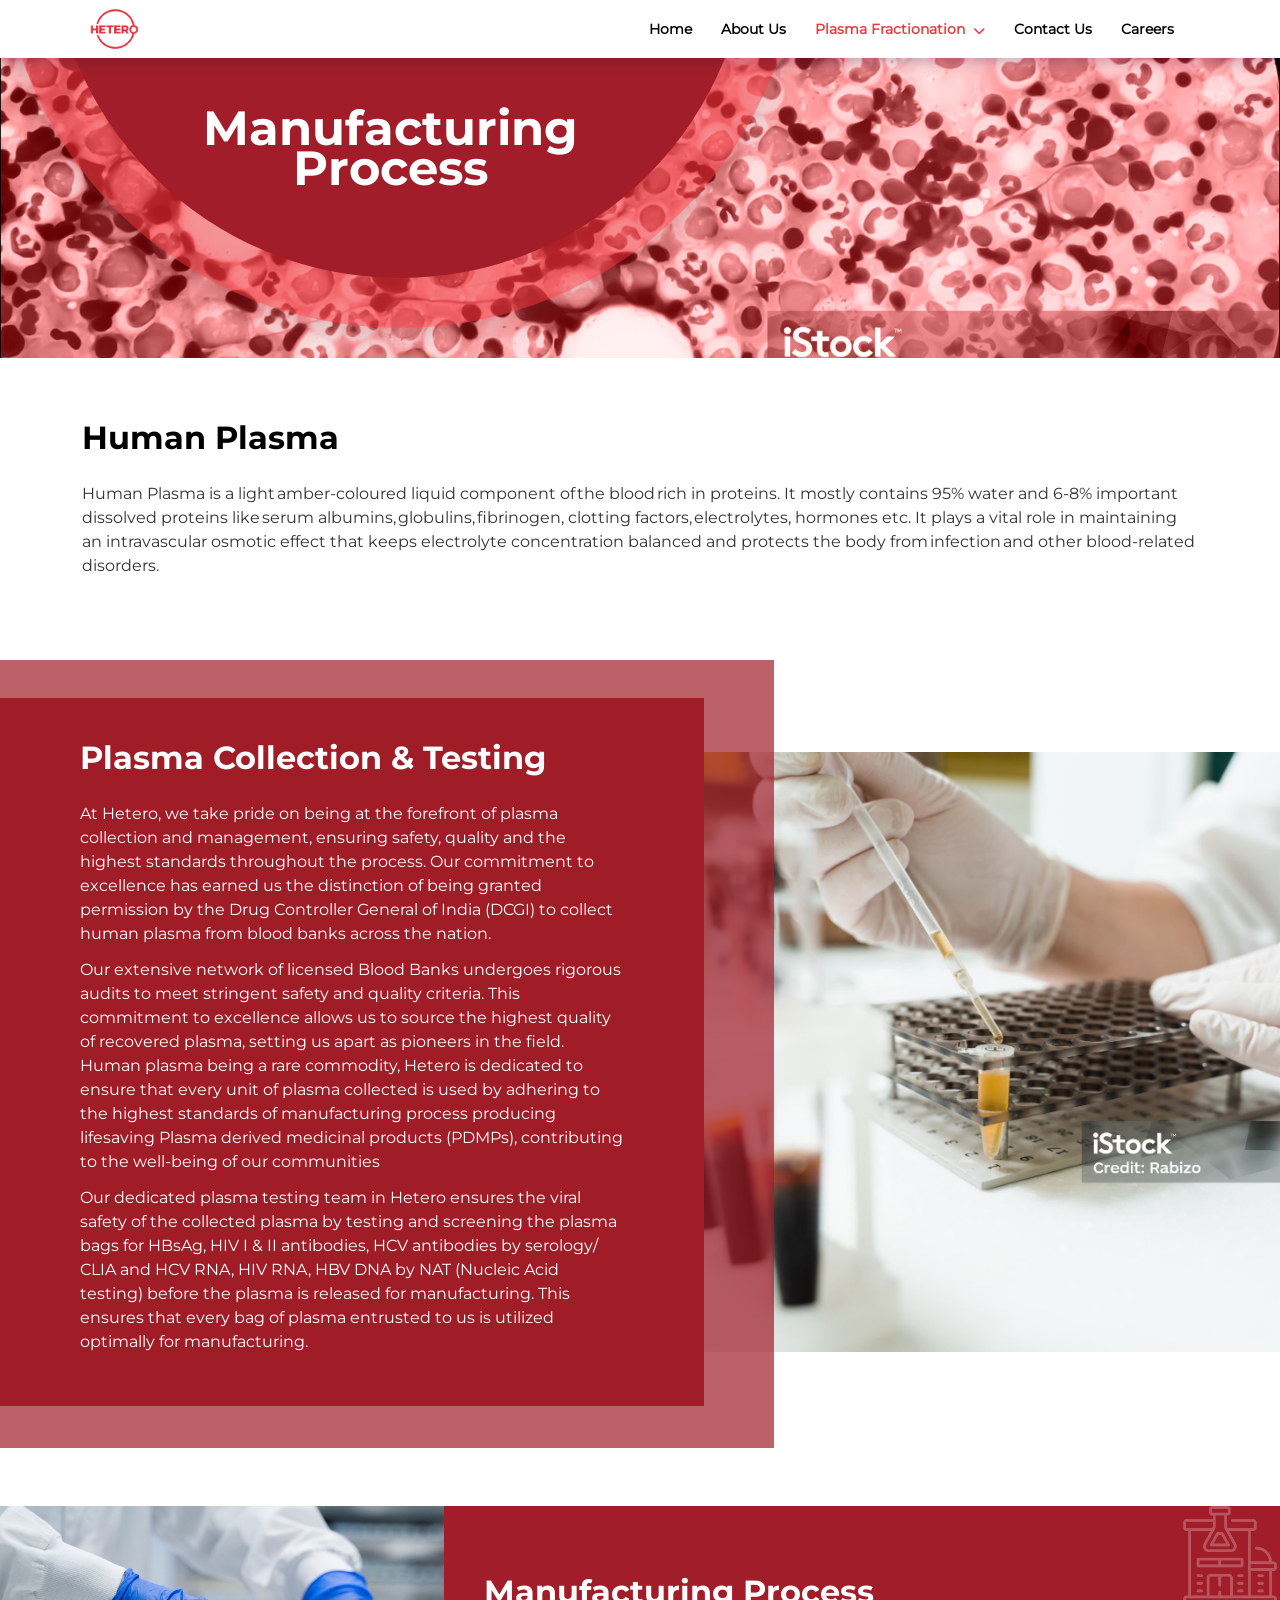
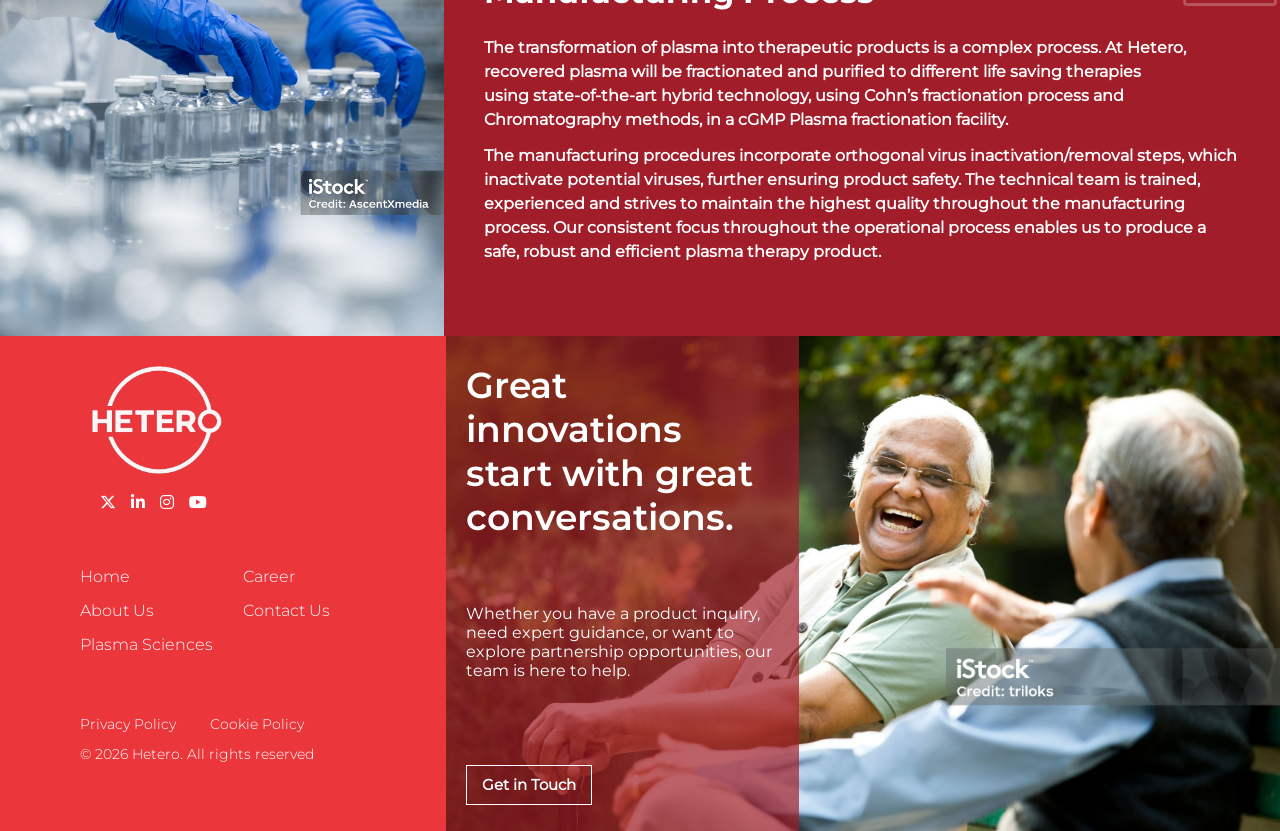
<file: plasma.html>
<!doctype html>
<html lang="en">

<head>
    <!-- Required meta tags -->
    <meta charset="utf-8">
    <meta name="viewport" content="width=device-width, initial-scale=1">
    <title>Manufacturing Process</title>
    <meta name="description"
        content="Hetero CDMO: 30+ years of pharmaceutical excellence with 38 state-of-the-art facilities serving 145+ countries. Integrated CDMO services from discovery to commercialization with 25,000+ employees worldwide.">
    <meta name="keywords"
        content="CDMO, contract development manufacturing, pharmaceutical services, drug development, API manufacturing, hetero labs, pharmaceutical outsourcing, clinical trials, commercial manufacturing, global pharma">

    <!-- FavIcon -->
    <link rel="Icon" href="images/LOGO.svg">
    <!-- Bootstrap CSS -->
    <link href="https://cdn.jsdelivr.net/npm/bootstrap@5.0.2/dist/css/bootstrap.min.css" rel="stylesheet"
        integrity="sha384-EVSTQN3/azprG1Anm3QDgpJLIm9Nao0Yz1ztcQTwFspd3yD65VohhpuuCOmLASjC" crossorigin="anonymous">
    <!-- Font Awesome CDN -->
    <link href="https://cdnjs.cloudflare.com/ajax/libs/font-awesome/6.5.0/css/all.min.css" rel="stylesheet">



    <!-- Styling -->
    <link rel="stylesheet" href="css/styles.css">
    <link rel="stylesheet" href="css/responsive.css">

</head>

<body>
    <div class="main">
        <div class="header" id="header">
            <nav class="navbar navbar-expand-lg custom-navbar">
                <div class="container">
                    <div class="row w-100 align-items-center">

                        <!-- Logo -->
                        <div class="col-sm-2 col-3">
                            <a class="navbar-brand" href="index.html">
                                <img src="images/hetero-logos.png" alt="Hetero Logo" class="logo">
                            </a>
                        </div>
                        <!-- Menu -->
                        <div class="col-9 d-block d-xl-none">
                            <div class="d-flex justify-content-end">
                                <button class="mobile-menu-toggle" id="mobileMenuToggle">
                                    <span></span>
                                    <span></span>
                                    <span></span>
                                </button>
                            </div>
                        </div>
                        <div class="col-sm-10">
                            <div class="menu text-end">
                                <ul>
                                    <li><a href="index.html">Home</a></li>
                                    <li><a href="about.html">About Us</a></li>
                                    <li>
                                        <a href="#" class="active">
                                            Plasma Fractionation
                                            <i class="fas fa-chevron-down"></i>
                                        </a>
                                        <ul class="smlmenu">

                                            <li><a href="plasma.html">Manufacturing Process</a></li>
                                            <li><a href="products.html">Our Products</a></li>
                                        </ul>
                                    </li>
                                    <li><a href="contact.html">Contact Us</a></li>
                                    <li><a href="career.html">Careers</a></li>
                                </ul>
                            </div>
                        </div>

                    </div>
                </div>
            </nav>

        </div>

        <!-- Mobile Side Navigation -->
        <div class="mobile-sidenav" id="mobileSidenav">
            <div class="sidenav-content">
                <div class="sidenav-header">
                    <button class="close-btn" id="closeSidenav">&times;</button>
                </div>

                <ul class="mobile-menu">
                    <li><a href="index.html">Home</a></li>
                    <li><a href="about.html">About Us</a></li>
                    <li class="mobile-dropdown">
                        <a href="#" class="mobile-dropdown-toggle">Plasma Fractionation <i
                                class="fas fa-chevron-down arrow"></i></a>
                        <div class="mobile-submenu">

                            <a href="plasma.html">Manufacturing Process</a>
                            <a href="products.html">Our Products</a>
                        </div>
                    </li>
                    <li><a href="contact.html">Contact Us</a></li>
                    <li><a href="career.html">Careers</a></li>
                </ul>
            </div>
        </div>

        <!-- Overlay for mobile menu -->
        <div class="mobile-overlay" id="mobileOverlay"></div>


        <!-- Banner -->

        <div class="innerbanner" style="background-image: url(images/innerbanner/plasma.png);">
            <!-- Large Curved Circle Overlay (Left) -->
            <div class="circle-overlay-large"></div>

            <!-- Small Decorative Circle (Right) -->
            <div class="circle-design-right">
                <div class="circle-inner"></div>
            </div>

            <div class="container">
                <div class="row">
                    <div class="col-lg-6 col-sm-12 col-12">
                        <h2>Manufacturing Process</h2>
                    </div>
                </div>
            </div>
        </div>



        <section class="section section-light">
            <div class="container">
                <div class="content-wrap">
                    <h2 class="section-title">Human Plasma</h2>

                    <p class="section-desc">
                        Human Plasma is a light amber-coloured liquid component of the blood rich in proteins. It mostly
                        contains 95% water and 6-8% important dissolved proteins like serum
                        albumins, globulins, fibrinogen, clotting factors, electrolytes, hormones etc. It plays a vital
                        role in maintaining an intravascular osmotic effect that keeps electrolyte concentration
                        balanced and protects the body from infection and other blood-related disorders.
                    </p>
                </div>
            </div>
        </section>

        <section class="plasma-collection" id="plasma-fractionation">
            <div class="container-fluid">
                <div class="plasma-row">
                    <!-- LEFT CONTENT -->
                    <div class="plasma-left order-lg-1 order-2">
                        <div class="plasma-left-content">
                            <h2 class="section-title">Plasma Collection & Testing</h2>

                            <p>
                                At Hetero, we take pride on being at the forefront of plasma collection and management,
                                ensuring safety, quality and the highest standards throughout the process. Our
                                commitment to excellence has earned us the distinction of being granted permission by
                                the Drug Controller General of India (DCGI) to collect human plasma from blood banks
                                across the nation.
                            </p>

                            <p>
                                Our extensive network of licensed Blood Banks undergoes rigorous audits to meet
                                stringent safety and quality criteria. This commitment to excellence allows us to source
                                the highest quality of recovered plasma, setting us apart as pioneers in the field.
                                Human plasma being a rare commodity, Hetero is dedicated to ensure that every unit of
                                plasma collected is used by adhering to the highest standards of manufacturing process
                                producing lifesaving Plasma derived medicinal products (PDMPs), contributing to the
                                well-being of our communities
                            </p>

                            <p>
                                Our dedicated plasma testing team in Hetero ensures the viral safety of the collected
                                plasma by testing and screening the plasma bags for HBsAg, HIV I & II antibodies, HCV
                                antibodies by serology/ CLIA and HCV RNA, HIV RNA, HBV DNA by NAT (Nucleic Acid testing)
                                before the plasma is released for manufacturing. This ensures that every bag of plasma
                                entrusted to us is utilized optimally for manufacturing.
                            </p>
                        </div>
                    </div>

                    <!-- RIGHT IMAGE -->
                    <div class="plasma-right order-lg-2 order-1">
                        <img src="images/plasma-1.jpg" alt="Plasma Testing">
                    </div>

                </div>
            </div>
        </section>

        <div class="manufacture" id="manufacturing-process">
            <div class="container-fluid">
                <div class="manufature-grid">
                    <div class="manufacture-img">
                        <img src="images/mannu-1.png" alt="">
                    </div>
                    <div class="manufacture-content">
                        <div class="manufactureicon">
                            <img src="images/product1.png" alt="">
                        </div>
                        <h2 class="section-title">Manufacturing Process</h2>
                        <p>The transformation of plasma into therapeutic products is a complex process. At Hetero,
                            recovered plasma will be fractionated and purified to different life saving therapies
                            using state-of-the-art hybrid technology, using Cohn’s fractionation process and
                            Chromatography methods, in a cGMP Plasma fractionation facility. </p>
                        <p>The manufacturing procedures incorporate orthogonal virus inactivation/removal steps,
                            which inactivate potential viruses, further ensuring product safety. The technical team
                            is trained, experienced and strives to maintain the highest quality throughout the
                            manufacturing process. Our consistent focus throughout the operational process enables
                            us to produce a safe, robust and efficient plasma therapy product. </p>
                    </div>
                </div>
            </div>
        </div>

        <footer class="footer">
            <div class="container-fluid">
                <div class="footer-row">

                    <!-- LEFT : BRAND -->
                    <div class="footer-brand order-lg-1 order-2">
                        <div class="footer-box">
                            <img src="images/footer-logo.png" alt="Hetero" class="footer-logo" width="130" height="auto">
                            <ul class="footer-social">
                                <li><a href="https://x.com/heteroofficial" target="_blank"><i
                                            class="fa-brands fa-x-twitter"></i></a></li>
                                <li><a href="https://www.linkedin.com/company/hetero/" target="_blank"><i
                                            class="fa-brands fa-linkedin-in"></i></a></li>
                                <li><a href="https://www.instagram.com/hetero_pharma/" target="_blank"><i
                                            class="fa-brands fa-instagram"></i></a></li>
                                <li><a href="https://www.youtube.com/channel/UCTvsR0a-IavUR-biF5Lx3kg"
                                        target="_blank"><i class="fa-brands fa-youtube"></i></a></li>
                            </ul>

                        </div>
                        <div class="footer-box">
                            <ul class="footer-menu footer-menu-2col">
                                <li><a href="index.html">Home</a></li>
                                <li><a href="about.html">About Us</a></li>

                                <li><a href="career.html">Career</a></li>
                                <li><a href="contact.html">Contact Us</a></li>
                                <li><a href="plasma.html">Plasma Sciences</a></li>
                            </ul>

                            <div class="footer-legal">
                                <a href="privacy.html" target="_blank">Privacy Policy</a>
                                <a href="cookie.html" target="_blank">Cookie Policy</a>
                                <p>© 2026 Hetero. All rights reserved</p>
                            </div>
                        </div>
                    </div>

                    <div class="right-col order-lg-2 order-1">
                        <div class="footer-img">
                            <img src="images/footer-img.jpg" alt="">
                        </div>

                        <!-- CENTER : CTA -->
                        <div class="footer-box-right">
                            <h3 class="footer-title">
                                Great innovations<br>
                                start with great<br>
                                conversations.
                            </h3>

                            <p class="footer-text">
                                Whether you have a product inquiry, need expert guidance,
                                or want to explore partnership opportunities, our team is here to help.
                            </p>

                            <a href="contact.html" class="btn-footer">Get in Touch</a>
                        </div>
                    </div>



                </div>
            </div>
        </footer>
    </div>


    <!-- JS Scripts at the end for better performance -->
    <script src="https://ajax.googleapis.com/ajax/libs/jquery/3.5.1/jquery.min.js"></script>

    <!-- Bootstrap Bundle with Popper -->
    <script src="https://cdn.jsdelivr.net/npm/bootstrap@5.3.3/dist/js/bootstrap.bundle.min.js"></script>

    <script src="js/script.js"></script>

</body>

</html>
</file>
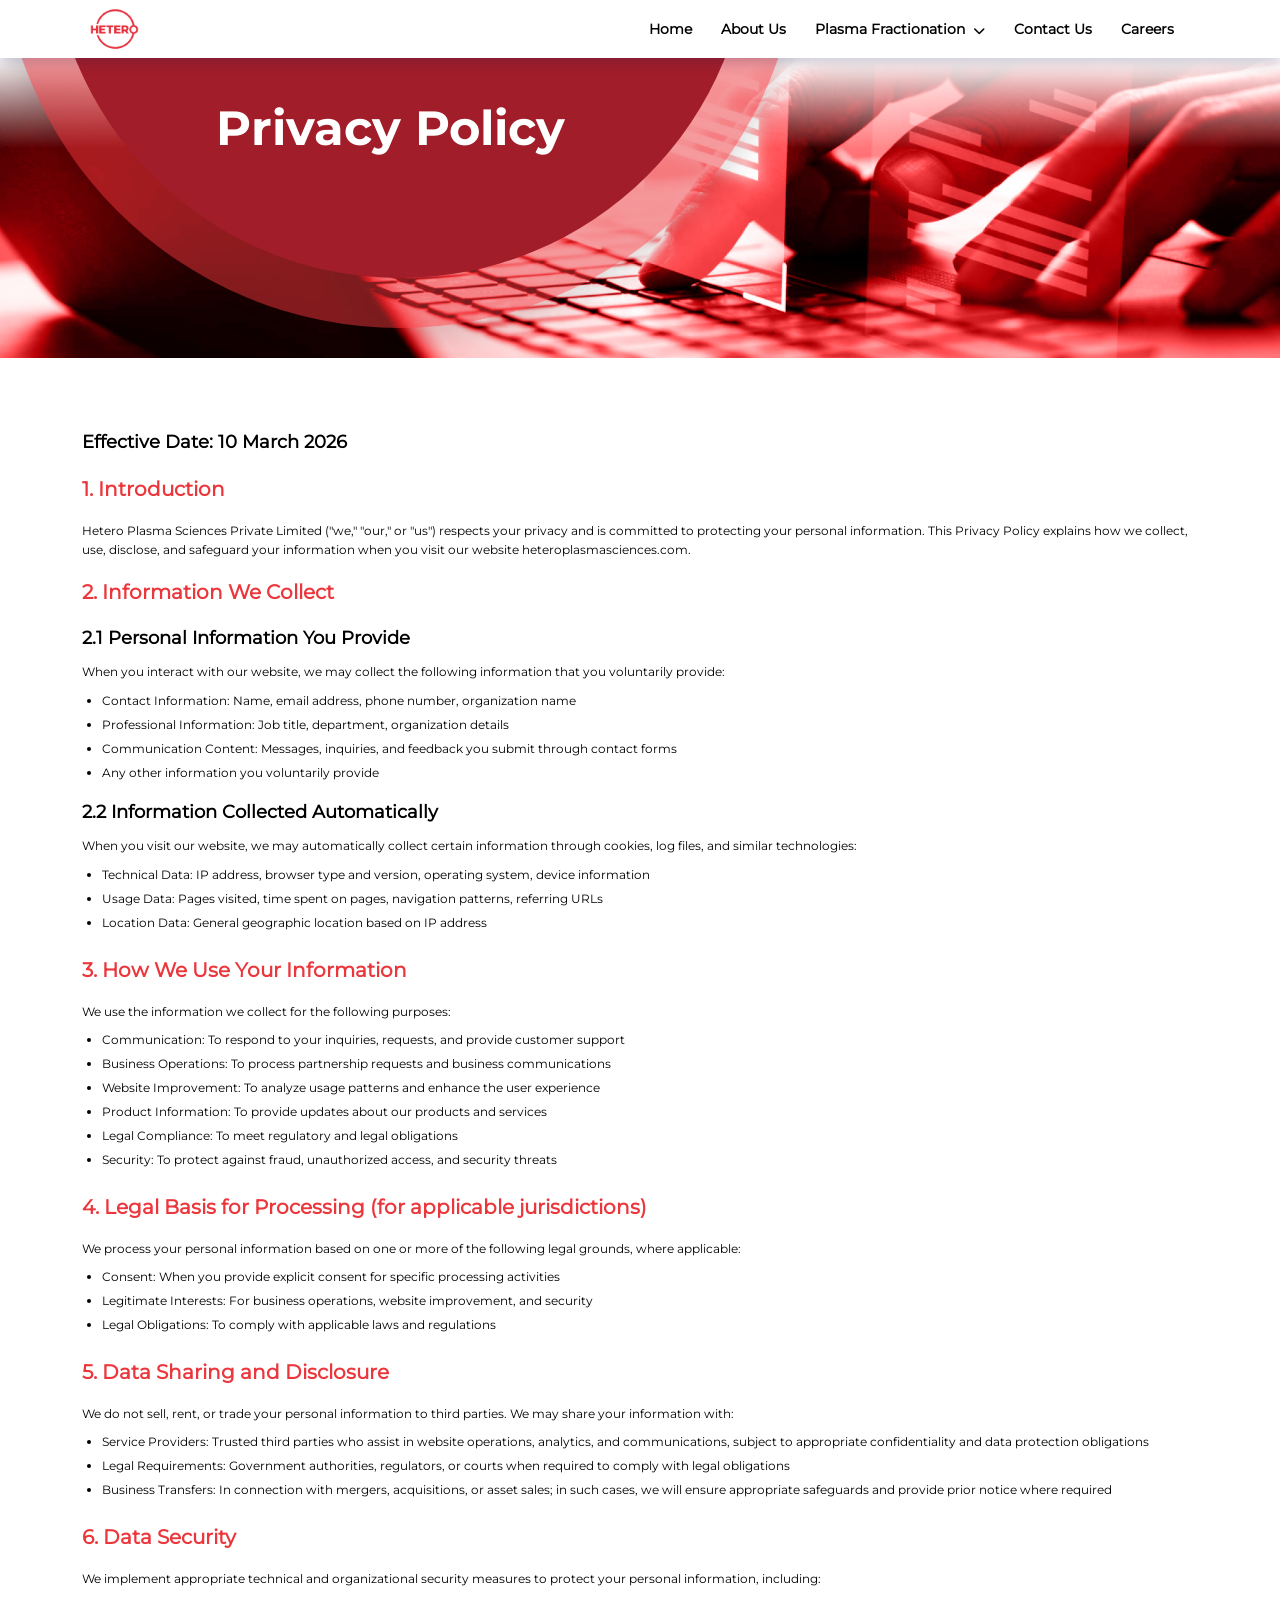
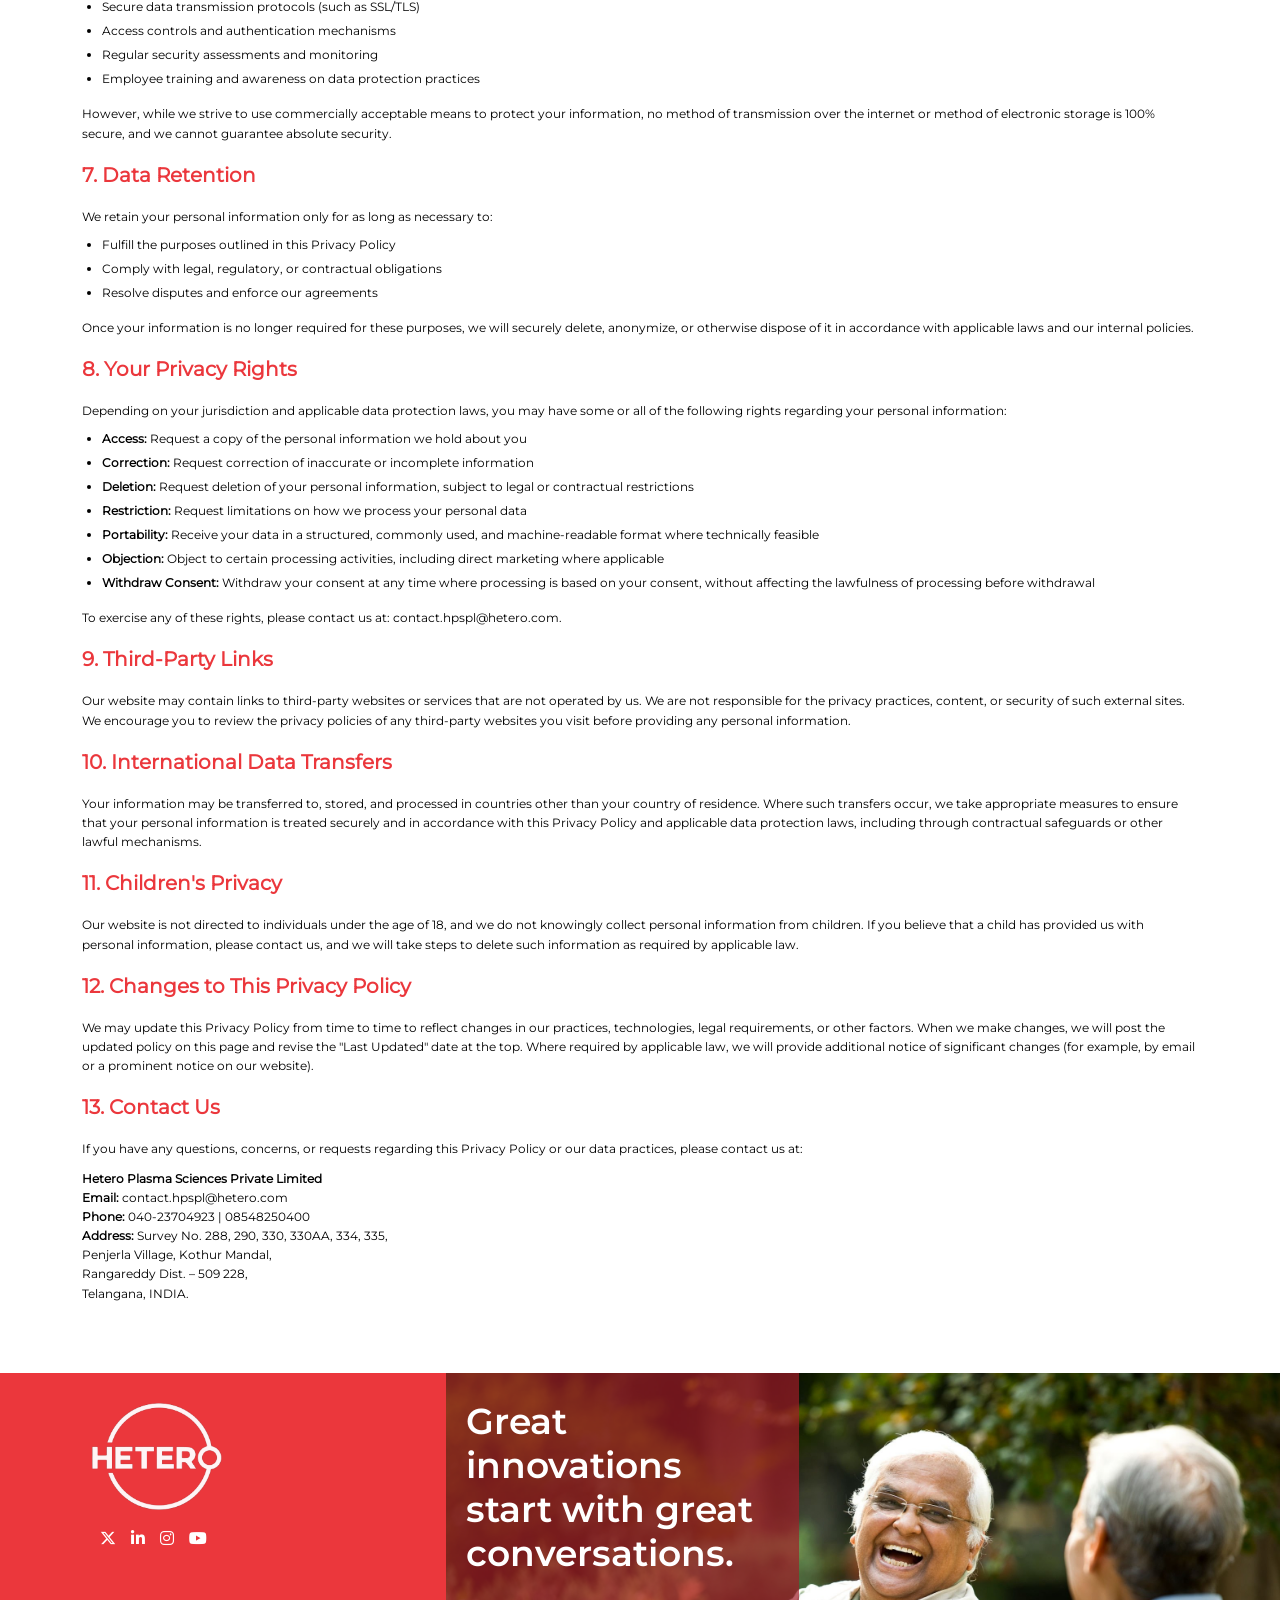
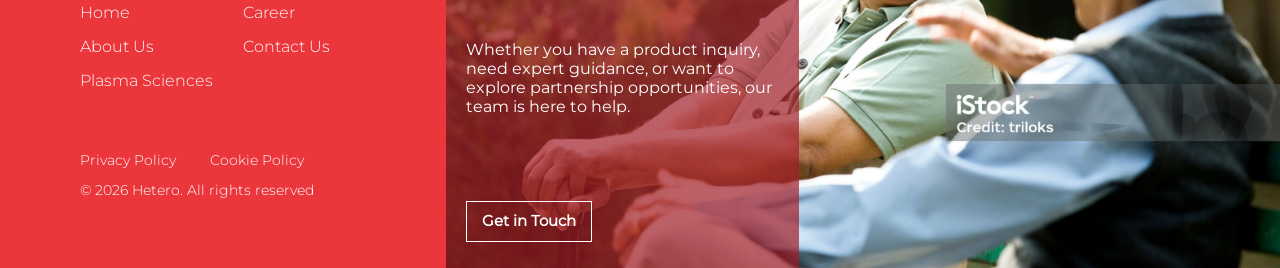
<file: privacy.html>
<!doctype html>
<html lang="en">

<head>
    <!-- Required meta tags -->
    <meta charset="utf-8">
    <meta name="viewport" content="width=device-width, initial-scale=1">
    <title>Privacy Policy | Plasma Hetero
    </title>
    <meta name="description"
        content="Hetero CDMO: 30+ years of pharmaceutical excellence with 38 state-of-the-art facilities serving 145+ countries. Integrated CDMO services from discovery to commercialization with 25,000+ employees worldwide.">
    <meta name="keywords"
        content="CDMO, contract development manufacturing, pharmaceutical services, drug development, API manufacturing, hetero labs, pharmaceutical outsourcing, clinical trials, commercial manufacturing, global pharma">

    <!-- FavIcon -->
    <link rel="Icon" href="images/LOGO.svg">
    <!-- Bootstrap CSS -->
    <link href="https://cdn.jsdelivr.net/npm/bootstrap@5.0.2/dist/css/bootstrap.min.css" rel="stylesheet"
        integrity="sha384-EVSTQN3/azprG1Anm3QDgpJLIm9Nao0Yz1ztcQTwFspd3yD65VohhpuuCOmLASjC" crossorigin="anonymous">
    <!-- Font Awesome CDN -->
    <link href="https://cdnjs.cloudflare.com/ajax/libs/font-awesome/6.5.0/css/all.min.css" rel="stylesheet">



    <!-- Styling -->
    <link rel="stylesheet" href="css/styles.css">
    <link rel="stylesheet" href="css/responsive.css">
    <style>
        .error {
            color: red;
            font-size: 13px;
            text-wrap: nowrap;
        }
    </style>
</head>

<body>
    <div class="main">
        <div class="header" id="header">
            <nav class="navbar navbar-expand-lg custom-navbar">
                <div class="container">
                    <div class="row w-100 align-items-center">

                        <!-- Logo -->
                        <div class="col-sm-2 col-3">
                            <a class="navbar-brand" href="index.html">
                                <img src="images/hetero-logos.png" alt="Hetero Logo" class="logo">
                            </a>
                        </div>
                        <!-- Menu -->
                        <div class="col-9 d-block d-xl-none">
                            <div class="d-flex justify-content-end">
                                <button class="mobile-menu-toggle" id="mobileMenuToggle">
                                    <span></span>
                                    <span></span>
                                    <span></span>
                                </button>
                            </div>
                        </div>
                        <div class="col-sm-10">
                            <div class="menu text-end">
                                <ul>
                                    <li><a href="index.html">Home</a></li>
                                    <li><a href="about.html">About Us</a></li>
                                    <li>
                                        <a href="#">
                                            Plasma Fractionation
                                            <i class="fas fa-chevron-down"></i>
                                        </a>
                                        <ul class="smlmenu">

                                            <li><a href="plasma.html">Manufacturing Process</a></li>
                                            <li><a href="products.html">Our Products</a></li>
                                        </ul>
                                    </li>
                                    <li><a href="contact.html">Contact Us</a></li>
                                    <li><a href="career.html">Careers</a></li>
                                </ul>
                            </div>
                        </div>

                    </div>
                </div>
            </nav>

        </div>

        <!-- Mobile Side Navigation -->
        <div class="mobile-sidenav" id="mobileSidenav">
            <div class="sidenav-content">
                <div class="sidenav-header">
                    <button class="close-btn" id="closeSidenav">&times;</button>
                </div>

                <ul class="mobile-menu">
                    <li><a href="index.html">Home</a></li>
                    <li><a href="about.html">About Us</a></li>
                    <li class="mobile-dropdown">
                        <a href="#" class="mobile-dropdown-toggle">Plasma Fractionation <i
                                class="fas fa-chevron-down arrow"></i></a>
                        <div class="mobile-submenu">

                            <a href="plasma.html">Manufacturing Process</a>
                            <a href="products.html">Our Products</a>
                        </div>
                    </li>
                    <li><a href="contact.html">Contact Us</a></li>
                    <li><a href="career.html">Careers</a></li>
                </ul>
            </div>
        </div>

        <!-- Overlay for mobile menu -->
        <div class="mobile-overlay" id="mobileOverlay"></div>

        <div class="empty-space" id="headerbg"></div>
        <div class="totaltxt">

            <div class="innerbanner" style="background-image: url(images/innerbanner/privacy.png);">
                <!-- Large Curved Circle Overlay (Left) -->
                <div class="circle-overlay-large"></div>

                <!-- Small Decorative Circle (Right) -->
                <div class="circle-design-right">
                    <div class="circle-inner"></div>
                </div>

                <div class="container">
                    <div class="row">
                        <div class="col-lg-6 col-sm-12 col-12">
                            <h2>Privacy Policy</h2>
                        </div>
                    </div>
                </div>
            </div>

            <section class="privacy">
                <div class="container">
                    <div class="row">
                        <div class="col-sm-12">
                            <div class="privacy-text">
                                <h5><b>Effective Date</b>: 10 March 2026</h5>
                                <!-- <h5><b>Last Updated</b>: [Insert Date]</h5> -->

                                <h4>1. Introduction</h4>
                                <p>Hetero Plasma Sciences Private Limited ("we," "our," or "us") respects your privacy
                                    and is committed to protecting your personal information. This Privacy Policy
                                    explains how we collect, use, disclose, and safeguard your information when you
                                    visit our website <a href="https://heteroplasmasciences.com"
                                        target="_blank">heteroplasmasciences.com</a>.
                                </p>

                                <h4>2. Information We Collect</h4>

                                <h5>2.1 Personal Information You Provide</h5>
                                <p>When you interact with our website, we may collect the following information that you
                                    voluntarily provide:</p>
                                <ul>
                                    <li>Contact Information: Name, email address, phone number, organization name</li>
                                    <li>Professional Information: Job title, department, organization details</li>
                                    <li>Communication Content: Messages, inquiries, and feedback you submit through
                                        contact forms</li>
                                    <li>Any other information you voluntarily provide</li>
                                </ul>

                                <h5>2.2 Information Collected Automatically</h5>
                                <p>When you visit our website, we may automatically collect certain information through
                                    cookies, log files, and similar technologies:</p>
                                <ul>
                                    <li>Technical Data: IP address, browser type and version, operating system, device
                                        information</li>
                                    <li>Usage Data: Pages visited, time spent on pages, navigation patterns, referring
                                        URLs</li>
                                    <li>Location Data: General geographic location based on IP address</li>
                                </ul>

                                <h4>3. How We Use Your Information</h4>
                                <p>We use the information we collect for the following purposes:</p>
                                <ul>
                                    <li>Communication: To respond to your inquiries, requests, and provide customer
                                        support</li>
                                    <li>Business Operations: To process partnership requests and business communications
                                    </li>
                                    <li>Website Improvement: To analyze usage patterns and enhance the user experience
                                    </li>
                                    <li>Product Information: To provide updates about our products and services</li>
                                    <li>Legal Compliance: To meet regulatory and legal obligations</li>
                                    <li>Security: To protect against fraud, unauthorized access, and security threats
                                    </li>
                                </ul>

                                <h4>4. Legal Basis for Processing (for applicable jurisdictions)</h4>
                                <p>We process your personal information based on one or more of the following legal
                                    grounds, where applicable:</p>
                                <ul>
                                    <li>Consent: When you provide explicit consent for specific processing activities
                                    </li>
                                    <li>Legitimate Interests: For business operations, website improvement, and security
                                    </li>
                                    <li>Legal Obligations: To comply with applicable laws and regulations</li>
                                </ul>

                                <h4>5. Data Sharing and Disclosure</h4>
                                <p>We do not sell, rent, or trade your personal information to third parties. We may
                                    share your information with:</p>
                                <ul>
                                    <li>Service Providers: Trusted third parties who assist in website operations,
                                        analytics, and communications, subject to appropriate confidentiality and data
                                        protection obligations</li>
                                    <li>Legal Requirements: Government authorities, regulators, or courts when required
                                        to comply with legal obligations</li>
                                    <li>Business Transfers: In connection with mergers, acquisitions, or asset sales; in
                                        such cases, we will ensure appropriate safeguards and provide prior notice where
                                        required</li>
                                </ul>

                                <h4>6. Data Security</h4>
                                <p>We implement appropriate technical and organizational security measures to protect
                                    your personal information, including:</p>
                                <ul>
                                    <li>Secure data transmission protocols (such as SSL/TLS)</li>
                                    <li>Access controls and authentication mechanisms</li>
                                    <li>Regular security assessments and monitoring</li>
                                    <li>Employee training and awareness on data protection practices</li>
                                </ul>
                                <p>However, while we strive to use commercially acceptable means to protect your
                                    information, no method of transmission over the internet or method of electronic
                                    storage is 100% secure, and we cannot guarantee absolute security.</p>

                                <h4>7. Data Retention</h4>
                                <p>We retain your personal information only for as long as necessary to:</p>
                                <ul>
                                    <li>Fulfill the purposes outlined in this Privacy Policy</li>
                                    <li>Comply with legal, regulatory, or contractual obligations</li>
                                    <li>Resolve disputes and enforce our agreements</li>
                                </ul>
                                <p>Once your information is no longer required for these purposes, we will securely
                                    delete, anonymize, or otherwise dispose of it in accordance with applicable laws and
                                    our internal policies.</p>

                                <h4>8. Your Privacy Rights</h4>
                                <p>Depending on your jurisdiction and applicable data protection laws, you may have some
                                    or all of the following rights regarding your personal information:</p>
                                <ul>
                                    <li><b>Access:</b> Request a copy of the personal information we hold about you</li>
                                    <li><b>Correction:</b> Request correction of inaccurate or incomplete information
                                    </li>
                                    <li><b>Deletion:</b> Request deletion of your personal information, subject to legal
                                        or
                                        contractual restrictions</li>
                                    <li><b>Restriction:</b> Request limitations on how we process your personal data
                                    </li>
                                    <li><b>Portability:</b> Receive your data in a structured, commonly used, and
                                        machine-readable format where technically feasible</li>
                                    <li><b>Objection:</b> Object to certain processing activities, including direct
                                        marketing
                                        where applicable</li>
                                    <li><b>Withdraw Consent:</b> Withdraw your consent at any time where processing is
                                        based on
                                        your consent, without affecting the lawfulness of processing before withdrawal
                                    </li>
                                </ul>
                                <p>To exercise any of these rights, please contact us at:
                                    <a href="mailto:contact.hpspl@hetero.com">contact.hpspl@hetero.com</a>.
                                </p>

                                <h4>9. Third-Party Links</h4>
                                <p>Our website may contain links to third-party websites or services that are not
                                    operated by us. We are not responsible for the privacy practices, content, or
                                    security of such external sites. We encourage you to review the privacy policies of
                                    any third-party websites you visit before providing any personal information.</p>

                                <h4>10. International Data Transfers</h4>
                                <p>Your information may be transferred to, stored, and processed in countries other than
                                    your country of residence. Where such transfers occur, we take appropriate measures
                                    to ensure that your personal information is treated securely and in accordance with
                                    this Privacy Policy and applicable data protection laws, including through
                                    contractual safeguards or other lawful mechanisms.</p>

                                <h4>11. Children's Privacy</h4>
                                <p>Our website is not directed to individuals under the age of 18, and we do not
                                    knowingly collect personal information from children. If you believe that a child
                                    has provided us with personal information, please contact us, and we will take
                                    steps to delete such information as required by applicable law.</p>

                                <h4>12. Changes to This Privacy Policy</h4>
                                <p>We may update this Privacy Policy from time to time to reflect changes in our
                                    practices, technologies, legal requirements, or other factors. When we make
                                    changes, we will post the updated policy on this page and revise the "Last Updated"
                                    date at the top. Where required by applicable law, we will provide additional notice
                                    of significant changes (for example, by email or a prominent notice on our website).
                                </p>

                                <h4>13. Contact Us</h4>
                                <p>If you have any questions, concerns, or requests regarding this Privacy Policy or our
                                    data practices, please contact us at:</p>
                                <p><strong>Hetero Plasma Sciences Private Limited</strong><br>
                                    <b>Email:</b> <a
                                        href="mailto:contact.hpspl@hetero.com">contact.hpspl@hetero.com</a><br>
                                    <b>Phone:</b> 040-23704923 | 08548250400<br>
                                    <b>Address:</b> Survey No. 288, 290, 330, 330AA, 334, 335,<br> Penjerla Village,
                                    Kothur Mandal,<br>
                                    Rangareddy Dist. – 509 228,<br> Telangana, INDIA.
                                </p>
                            </div>
                        </div>
                    </div>
            </section>

            <footer class="footer">
                <div class="container-fluid">
                    <div class="footer-row">

                        <!-- LEFT : BRAND -->
                        <div class="footer-brand order-lg-1 order-2">
                            <div class="footer-box">
                                <img src="images/footer-logo.png" alt="Hetero" class="footer-logo" width="130" height="auto">
                                <ul class="footer-social">
                                    <li><a href="https://x.com/heteroofficial" target="_blank"><i
                                                class="fa-brands fa-x-twitter"></i></a></li>
                                    <li><a href="https://www.linkedin.com/company/hetero/" target="_blank"><i
                                                class="fa-brands fa-linkedin-in"></i></a></li>
                                    <li><a href="https://www.instagram.com/hetero_pharma/" target="_blank"><i
                                                class="fa-brands fa-instagram"></i></a></li>
                                    <li><a href="https://www.youtube.com/channel/UCTvsR0a-IavUR-biF5Lx3kg"
                                            target="_blank"><i class="fa-brands fa-youtube"></i></a></li>
                                </ul>

                            </div>
                            <div class="footer-box">
                                <ul class="footer-menu footer-menu-2col">
                                    <li><a href="index.html">Home</a></li>
                                    <li><a href="about.html">About Us</a></li>

                                    <li><a href="career.html">Career</a></li>
                                    <li><a href="contact.html">Contact Us</a></li>
                                    <li><a href="plasma.html">Plasma Sciences</a></li>
                                </ul>

                                <div class="footer-legal">
                                    <a href="privacy.html" target="_blank">Privacy Policy</a>
                                    <a href="cookie.html" target="_blank">Cookie Policy</a>
                                    <p>© 2026 Hetero. All rights reserved</p>
                                </div>
                            </div>
                        </div>

                        <div class="right-col order-lg-2 order-1">
                            <div class="footer-img">
                                <img src="images/footer-img.jpg" alt="">
                            </div>

                            <!-- CENTER : CTA -->
                            <div class="footer-box-right">
                                <h3 class="footer-title">
                                    Great innovations<br>
                                    start with great<br>
                                    conversations.
                                </h3>

                                <p class="footer-text">
                                    Whether you have a product inquiry, need expert guidance,
                                    or want to explore partnership opportunities, our team is here to help.
                                </p>

                                <a href="contact.html" class="btn-footer">Get in Touch</a>
                            </div>
                        </div>



                    </div>
                </div>
            </footer>


        </div>
    </div>

    <!-- JS Scripts at the end for better performance -->
    <script src="https://ajax.googleapis.com/ajax/libs/jquery/3.5.1/jquery.min.js"></script>

    <!-- Bootstrap Bundle with Popper -->
    <script src="https://cdn.jsdelivr.net/npm/bootstrap@5.3.3/dist/js/bootstrap.bundle.min.js"></script>

    <script src="js/script.js"></script>
</body>

</html>
</file>
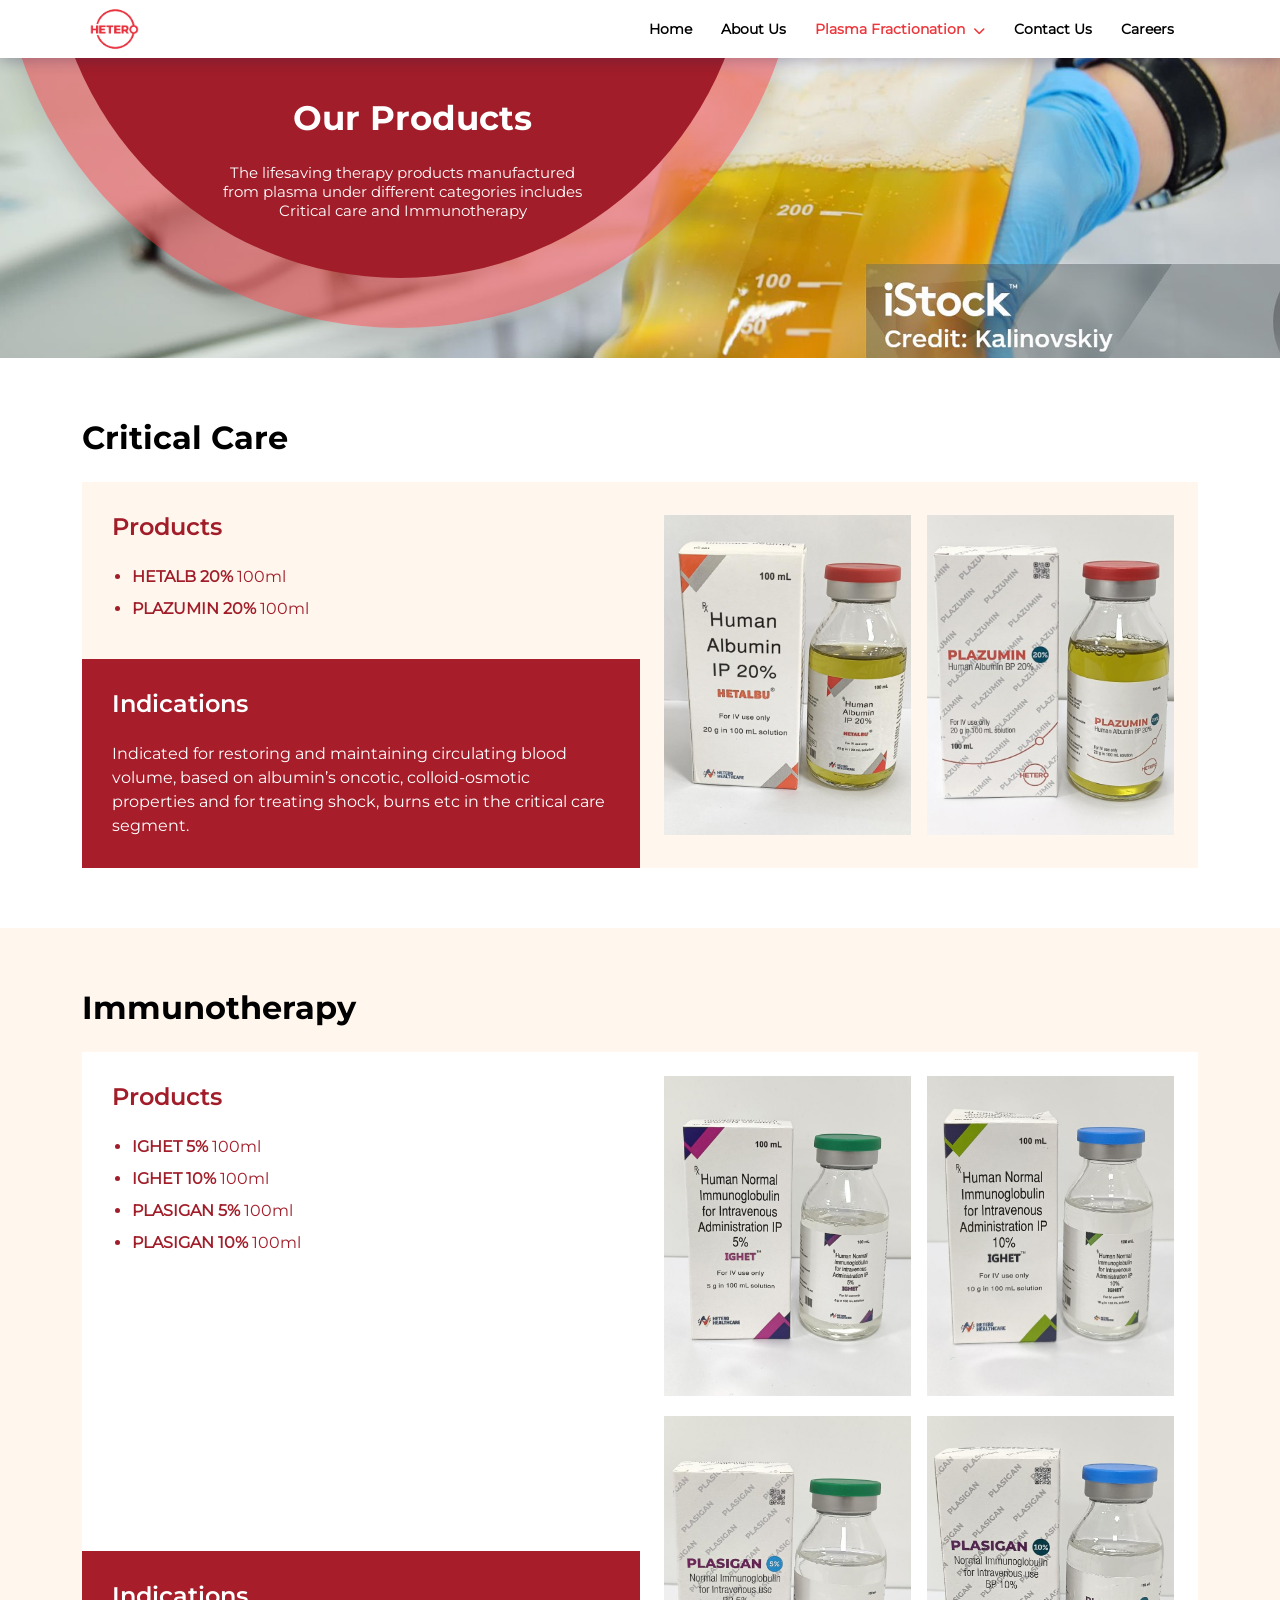
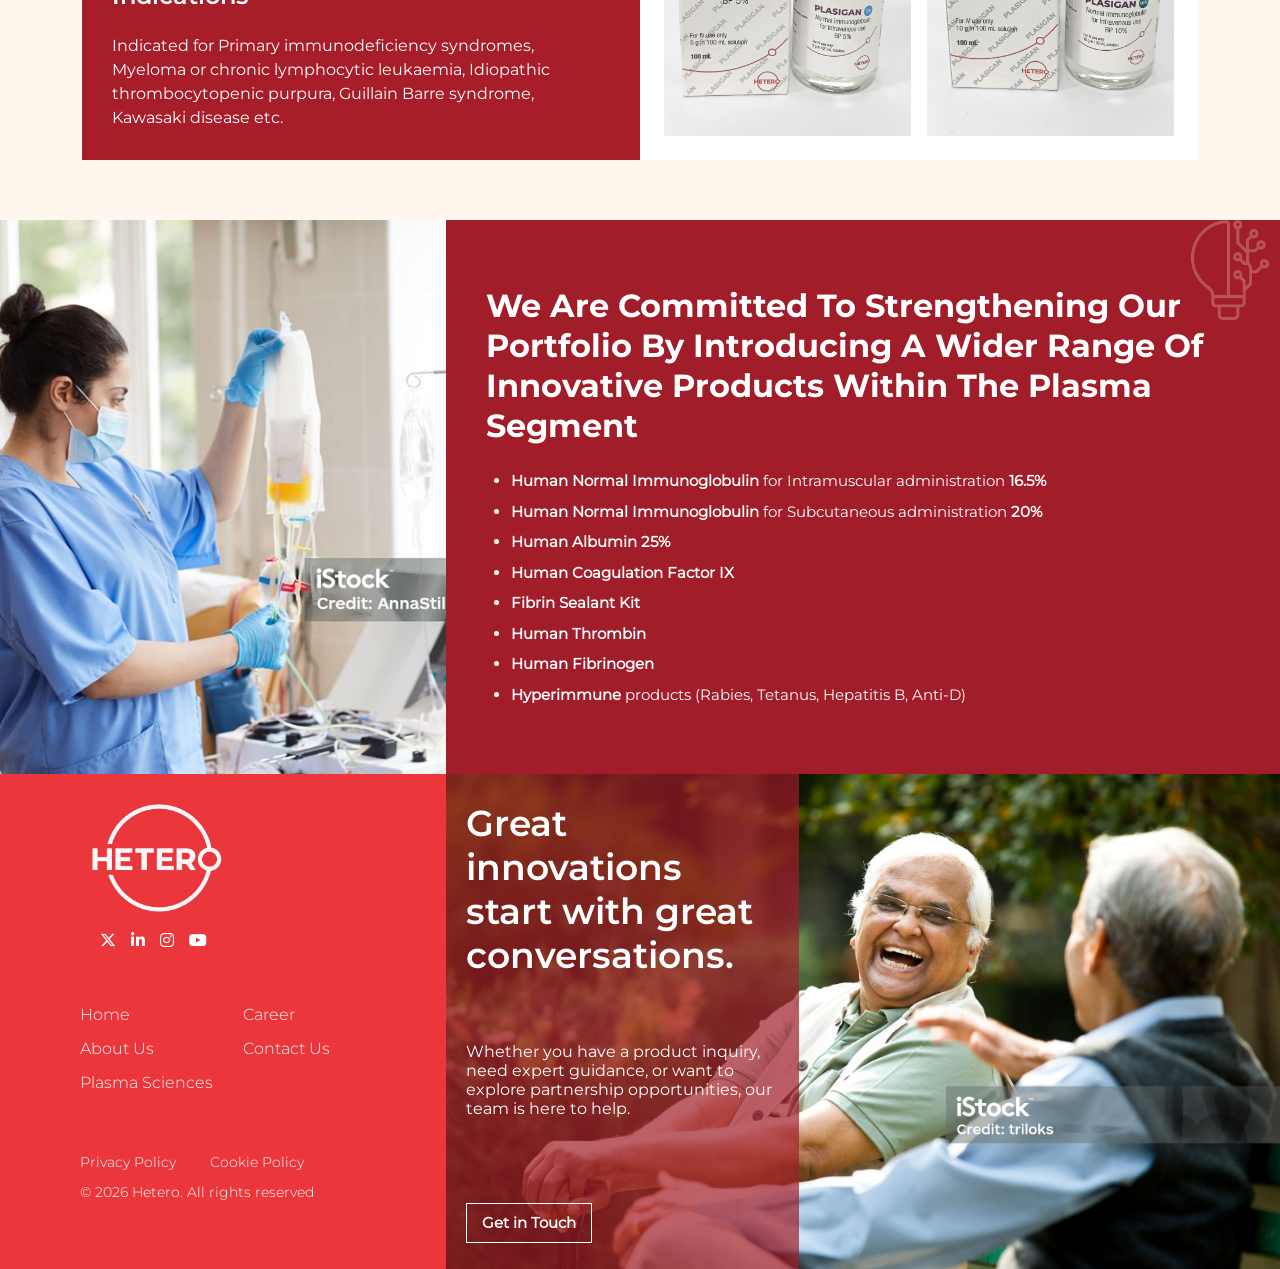
<file: products.html>
<!doctype html>
<html lang="en">

<head>
    <!-- Required meta tags -->
    <meta charset="utf-8">
    <meta name="viewport" content="width=device-width, initial-scale=1">
    <title>Products | Plasma Hetero
    </title>
    <meta name="description"
        content="Hetero CDMO: 30+ years of pharmaceutical excellence with 38 state-of-the-art facilities serving 145+ countries. Integrated CDMO services from discovery to commercialization with 25,000+ employees worldwide.">
    <meta name="keywords"
        content="CDMO, contract development manufacturing, pharmaceutical services, drug development, API manufacturing, hetero labs, pharmaceutical outsourcing, clinical trials, commercial manufacturing, global pharma">

    <!-- FavIcon -->
    <link rel="Icon" href="images/LOGO.svg">
    <!-- Bootstrap CSS -->
    <link href="https://cdn.jsdelivr.net/npm/bootstrap@5.0.2/dist/css/bootstrap.min.css" rel="stylesheet"
        integrity="sha384-EVSTQN3/azprG1Anm3QDgpJLIm9Nao0Yz1ztcQTwFspd3yD65VohhpuuCOmLASjC" crossorigin="anonymous">
    <!-- Font Awesome CDN -->
    <link href="https://cdnjs.cloudflare.com/ajax/libs/font-awesome/6.5.0/css/all.min.css" rel="stylesheet">



    <!-- Styling -->
    <link rel="stylesheet" href="css/styles.css">
    <link rel="stylesheet" href="css/responsive.css">

    <!-- Fix: therapy product image alignment/wrapping (overrides styles.css cascade) -->
    <style>
        .therapy-images-right {
            display: grid !important;
            grid-template-columns: repeat(2, minmax(0, 280px)) !important;
            justify-content: center !important;
            align-items: center !important;
            row-gap: 20px !important;
            column-gap: 16px !important;
            padding: 24px !important;
            box-sizing: border-box;
            background: transparent !important;
        }

        .therapy-images {
            width: 280px !important;
            height: 320px !important;
            max-width: 100% !important;
            display: flex !important;
            align-items: center !important;
            justify-content: center !important;
            background: transparent !important;
            border-radius: 0 !important;
            box-shadow: none !important;
            overflow: visible !important;
        }

        .therapy-images img {
            width: 280px !important;
            height: 320px !important;
            max-width: 100% !important;
            display: block !important;
            object-fit: cover !important;
            object-position: center !important;
            border-radius: 0 !important;
            box-shadow: none !important;
            background: transparent !important;
        }

        @media (max-width: 767px) {
            .therapy-images-right {
                grid-template-columns: repeat(2, minmax(0, 1fr)) !important;
                row-gap: 14px !important;
                column-gap: 10px !important;
                padding: 16px !important;
            }

            .therapy-images {
                width: 100% !important;
                height: 200px !important;
            }

            .therapy-images img {
                width: 100% !important;
                height: 200px !important;
                object-fit: cover !important;
            }
        }
    </style>

</head>

<body>
    <div class="main">
        <div class="header" id="header">
            <nav class="navbar navbar-expand-lg custom-navbar">
                <div class="container">
                    <div class="row w-100 align-items-center">

                        <!-- Logo -->
                        <div class="col-sm-2 col-3">
                            <a class="navbar-brand" href="index.html">
                                <img src="images/hetero-logos.png" alt="Hetero Logo" class="logo">
                            </a>
                        </div>
                        <!-- Menu -->
                        <div class="col-9 d-block d-xl-none">
                            <div class="d-flex justify-content-end">
                                <button class="mobile-menu-toggle" id="mobileMenuToggle">
                                    <span></span>
                                    <span></span>
                                    <span></span>
                                </button>
                            </div>
                        </div>
                        <div class="col-sm-10">
                            <div class="menu text-end">
                                <ul>
                                    <li><a href="index.html">Home</a></li>
                                    <li><a href="about.html">About Us</a></li>
                                    <li>
                                        <a href="#" class="active">
                                            Plasma Fractionation
                                            <i class="fas fa-chevron-down"></i>
                                        </a>
                                        <ul class="smlmenu">

                                            <li><a href="plasma.html">Manufacturing Process</a></li>
                                            <li><a href="products.html">Our Products</a></li>
                                        </ul>
                                    </li>
                                    <li><a href="contact.html">Contact Us</a></li>
                                    <li><a href="career.html">Careers</a></li>
                                </ul>
                            </div>
                        </div>

                    </div>
                </div>
            </nav>

        </div>

        <!-- Mobile Side Navigation -->
        <div class="mobile-sidenav" id="mobileSidenav">
            <div class="sidenav-content">
                <div class="sidenav-header">
                    <button class="close-btn" id="closeSidenav">&times;</button>
                </div>

                <ul class="mobile-menu">
                    <li><a href="index.html">Home</a></li>
                    <li><a href="about.html">About Us</a></li>
                    <li class="mobile-dropdown">
                        <a href="#" class="mobile-dropdown-toggle">Plasma Fractionation <i
                                class="fas fa-chevron-down arrow"></i></a>
                        <div class="mobile-submenu">

                            <a href="plasma.html">Manufacturing Process</a>
                            <a href="products.html">Our Products</a>
                        </div>
                    </li>
                    <li><a href="contact.html">Contact Us</a></li>
                    <li><a href="career.html">Careers</a></li>
                </ul>
            </div>
        </div>

        <!-- Overlay for mobile menu -->
        <div class="mobile-overlay" id="mobileOverlay"></div>


        <!-- Banner -->

        <div class="innerbanner" style="background-image: url(images/innerbanner/products.png);">
            <!-- Large Curved Circle Overlay (Left) -->
            <div class="circle-overlay-large"></div>

            <!-- Small Decorative Circle (Right) -->
            <div class="circle-design-right">
                <div class="circle-inner"></div>
            </div>

            <div class="container">
                <div class="row">
                    <div class="col-lg-7 col-sm-12 col-12">
                        <div class="products-content">
                            <h2>Our Products</h2>
                            <p>The lifesaving therapy products manufactured from plasma under different
                                categories includes Critical care and Immunotherapy </p>
                        </div>
                    </div>
                </div>
            </div>
        </div>




        <!-- Critical Care -->
        <section class="therapy-section">
            <div class="container">
                <h2 class="section-title">Critical Care</h2>

                <div class="row g-0 therapy-card align-items-stretch">
                    <div class="col-lg-6">
                        <div class="therapy-left">
                            <div class="therapy-content">
                                <h4>Products</h4>
                                <ul>
                                    <li><b>HETALB 20%</b> 100ml</li>
                                    <li><b>PLAZUMIN 20%</b> 100ml</li>
                                </ul>
                            </div>
                            <div class="indications">
                                <h4>Indications</h4>
                                <p>
                                    Indicated for restoring and maintaining circulating blood volume, based on albumin’s
                                    oncotic, colloid-osmotic properties and for treating shock, burns etc in the
                                    critical care segment. 
                                </p>
                            </div>
                        </div>
                    </div>
                    <div class="col-lg-6">
                        <div class="therapy-images-right">
                            <div class="therapy-images">
                                <img src="images/HETALB20.jpg" alt="HETALB 20% 100ml">
                            </div>
                            <div class="therapy-images">
                                <img src="images/PLAZUMIN20.jpg" alt="PLAZUMIN 20% 100ml">
                            </div>
                        </div>
                    </div>
                </div>
            </div>
        </section>
        <section class="therapy-section" style="background-color: #FFF6ED;">
            <div class="container">
                <h2 class="section-title">Immunotherapy</h2>

                <div class="row g-0 therapy-card align-items-stretch" style="background-color: #fff;">
                    <div class="col-lg-6">
                        <div class="therapy-left">
                            <div class="therapy-content">
                                <h4>Products</h4>
                                <ul>
                                    <li><b>IGHET 5%</b> 100ml</li>
                                    <li><b>IGHET 10%</b> 100ml</li>
                                    <li><b>PLASIGAN 5%</b> 100ml</li>
                                    <li><b>PLASIGAN 10%</b> 100ml</li>
                                </ul>
                            </div>
                            <div class="indications">
                                <h4>Indications</h4>
                                <p>
                                    Indicated for Primary immunodeficiency syndromes, Myeloma or chronic lymphocytic
                                    leukaemia, Idiopathic thrombocytopenic purpura, Guillain Barre syndrome, Kawasaki
                                    disease etc.
                                </p>
                            </div>
                        </div>
                    </div>
                    <div class="col-lg-6">
                        <div class="therapy-images-right">
                            <div class="therapy-images">
                                <img src="images/IGHET5.jpg" alt="IGHET 5% 100ml">
                            </div>
                            <div class="therapy-images">
                                <img src="images/IGHET10.jpg" alt="IGHET 10% 100ml">
                            </div>
                            <div class="therapy-images">
                                <img src="images/PLASIGAN5.jpg" alt="PLASIGAN 5% 100ml">
                            </div>
                            <div class="therapy-images">
                                <img src="images/PLASIGAN10.jpg" alt="PLASIGAN 10% 100ml">
                            </div>
                        </div>
                    </div>
                </div>
            </div>
        </section>

        <div class="product-row">
            <div class="container-fluid">
                <div class="product-grid">
                    <div class="product-img">
                        <img src="images/product2.png" alt="">
                    </div>
                    <div class="product-content">
                        <div class="manufactureicon">
                            <img src="images/tech.png" alt="">
                        </div>
                        <h2 class="section-title" style="text-transform: capitalize;">We are committed to
                            strengthening our portfolio by introducing a wider range of innovative products within
                            the Plasma segment  </h2>
                        <ul>
                            <li><b>Human Normal Immunoglobulin</b> for Intramuscular administration <b>16.5%</b>
                            </li>
                            <li><b>Human Normal Immunoglobulin</b> for Subcutaneous administration <b>20%</b></li>
                            <li><b>Human Albumin 25%</b></li>
                            <li><b>Human Coagulation Factor IX </b></li>
                            <li><b>Fibrin Sealant Kit</b></li>
                            <li><b>Human Thrombin</b></li>
                            <li><b>Human Fibrinogen </b></li>
                            <li><b>Hyperimmune</b> products (Rabies, Tetanus, Hepatitis B, Anti-D) </li>
                        </ul>
                    </div>
                </div>
            </div>
        </div>

        <footer class="footer">
            <div class="container-fluid">
                <div class="footer-row">
                    <!-- LEFT : BRAND -->
                    <div class="footer-brand order-lg-1 order-2">
                        <div class="footer-box">
                            <img src="images/footer-logo.png" alt="Hetero" class="footer-logo" width="130" height="auto">
                            <ul class="footer-social">
                                <li><a href="https://x.com/heteroofficial" target="_blank"><i
                                            class="fa-brands fa-x-twitter"></i></a></li>
                                <li><a href="https://www.linkedin.com/company/hetero/" target="_blank"><i
                                            class="fa-brands fa-linkedin-in"></i></a></li>
                                <li><a href="https://www.instagram.com/hetero_pharma/" target="_blank"><i
                                            class="fa-brands fa-instagram"></i></a></li>
                                <li><a href="https://www.youtube.com/channel/UCTvsR0a-IavUR-biF5Lx3kg"
                                        target="_blank"><i class="fa-brands fa-youtube"></i></a></li>
                            </ul>

                        </div>
                        <div class="footer-box">
                            <ul class="footer-menu footer-menu-2col">
                                <li><a href="index.html">Home</a></li>
                                <li><a href="about.html">About Us</a></li>

                                <li><a href="career.html">Career</a></li>
                                <li><a href="contact.html">Contact Us</a></li>
                                <li><a href="plasma.html">Plasma Sciences</a></li>
                            </ul>

                            <div class="footer-legal">
                                <a href="privacy.html" target="_blank">Privacy Policy</a>
                                <a href="cookie.html" target="_blank">Cookie Policy</a>
                                <p>© 2026 Hetero. All rights reserved</p>
                            </div>
                        </div>
                    </div>

                    <div class="right-col order-lg-2 order-1">
                        <div class="footer-img">
                            <img src="images/footer-img.jpg" alt="">
                        </div>

                        <!-- CENTER : CTA -->
                        <div class="footer-box-right">
                            <h3 class="footer-title">
                                Great innovations<br>
                                start with great<br>
                                conversations.
                            </h3>

                            <p class="footer-text">
                                Whether you have a product inquiry, need expert guidance,
                                or want to explore partnership opportunities, our team is here to help.
                            </p>

                            <a href="contact.html" class="btn-footer">Get in Touch</a>
                        </div>
                    </div>



                </div>
            </div>
        </footer>
    </div>


    <!-- JS Scripts at the end for better performance -->
    <script src="https://ajax.googleapis.com/ajax/libs/jquery/3.5.1/jquery.min.js"></script>

    <!-- Bootstrap Bundle with Popper -->
    <script src="https://cdn.jsdelivr.net/npm/bootstrap@5.3.3/dist/js/bootstrap.bundle.min.js"></script>

    <script src="js/script.js"></script>

</body>

</html>
</file>
<file: css/styles.css>
@font-face {
    font-family: 'Montserrat-Regular';
    src: url(../fonts/Montserrat-Regular.ttf);
}

@font-face {
    font-family: 'Montserrat-Light';
    src: url(../fonts/Montserrat-Light.ttf);
}

@font-face {
    font-family: 'Montserrat-Medium';
    src: url(../fonts/Montserrat-Medium.ttf);
}

@font-face {
    font-family: 'Montserrat-SemiBold';
    src: url(../fonts/Montserrat-SemiBold.ttf);
}

@font-face {
    font-family: 'Montserrat-Bold';
    src: url(../fonts/Montserrat-Bold.ttf);
}


.text-danger {
    color: #EB373C !important;
}


h1 {
    font-size: 40px;
    line-height: 1.35;
    margin-bottom: 0.4em;
    font-weight: 800;
}

h2 {
    font-size: 32px;
    line-height: 40px;
    margin-bottom: 35px;
    font-family: 'Montserrat-Bold';
}

h3 {
    font-size: 34px;
    font-family: 'Montserrat-SemiBold';
    color: #000;
    line-height: normal;
}

h4 {
    font-size: 24px;
    line-height: normal;
    margin-bottom: 1em;
}

h5 {
    font-size: 12px;
    line-height: 1.6;
    margin-bottom: 1.1em;
}

ul {
    list-style-type: none;
    margin: 0px !important;
    padding: 0px;
}

ul li {
    list-style-type: none;
    margin: 0px;
    padding: 0;
    font-size: 12px;
}

p {
    font-size: 16px;
    padding-bottom: 0;
    margin-bottom: 0;
}

a {
    text-decoration: none;
}

html {
    height: 100%;
    width: 100%;
    scroll-padding-top: 150px;
    scroll-behavior: smooth;
}

body {
    height: 100%;
    overflow-x: hidden;
    font-family: 'Montserrat-Regular';
    color: #000
}

img,
div {
    -moz-transition: all 1s ease-in-out;
    -o-transition: all 1s ease-in-out;
    -ms-transition: all 1s ease-in-out;
    transition: all 1s ease-in-out;
}

section {
    padding: 60px 0 60px 0;
}

.main {
    width: 100%;
}


#header {
    background: rgb(255, 255, 255);
    position: fixed;
    top: 0;
    width: 100%;
    z-index: 999;
    transition: all 0.3s ease-in-out;
    padding: 0px 0;
    left: 0 !important;
    right: 0 !important;
    box-shadow: 0px 4px 12px 0px #2D255640;
    overflow: visible;
}

/* #header.scrolled {background: rgba(255, 255, 255, 1);box-shadow: 0px 2px 10px 0px #F3D9E2;} */
.logo {
    width: 40%;
    padding-bottom: 0px;
    max-height: 120px;
}

.navbar {
    padding: 0;
}

.menu ul {
    transition: all 1s ease-in-out;
    position: relative;
    margin: 0;
    padding: 0;
    list-style: none;
}

.menu ul li {
    display: inline-block;
    text-align: end;
    position: relative;
}

.menu ul li a {
    display: block;
    text-align: center;
    padding-left: 25px;
    font-weight: 600;
    font-size: 14px;
    font-style: normal;
    line-height: normal;
    color: #000;
    position: relative;
    text-decoration: none;
    transition: all 0.3s ease-in-out;
}

.menu ul li a.active {
    color: #EB373C;
    font-weight: 600;
}

.line {
    position: relative;
}

.line::before {
    position: absolute;
    content: "";
    top: 10px;
    right: 77px;
    width: 4px;
    height: 15px;
    background-color: #D9D9D9;
}

/* Hover effect - top border */
.menu ul li a::before {
    content: "";
    position: absolute;
    top: -36px;
    left: 8px;
    height: 6px;
    width: 100%;
    background-color: #EB373C;
    transform: scaleX(0);
    transform-origin: center;
    transition: transform 0.3s ease-in-out;
}

/* Show top line on hover */
.menu>ul>li>a:hover::before {
    transform: scaleX(1);
}

/* Show top line when menu item is active */
.menu>ul>li>a.active::before {
    transform: scaleX(1);
}

/* Base submenu state */
.menu ul li>ul {
    position: absolute;
    top: calc(100% + 35px);
    left: 50%;
    transform: translateX(-40%);
    background-color: #EB373C;
    display: block;
    text-align: left !important;
    backdrop-filter: blur(16px);
    border-radius: 0px;
    opacity: 0;
    visibility: hidden;
    transition: opacity 0.3s ease-in-out, visibility 0.3s ease-in-out;
    overflow: visible;
    pointer-events: none;
    min-width: 185px;
    max-width: 210px;
    box-shadow: 0px 4px 12px 0px rgba(45, 37, 86, 0.15);
    z-index: 1000;
    margin-top: 0;
    border: 1.5px solid #EB373C
}

/* Invisible bridge to prevent hover gap - FIXED */
.menu ul li>ul::before {
    content: '';
    position: absolute;
    top: -30px;
    /* Changed to match 30px gap */
    left: -20px;
    /* Extended to left */
    right: -20px;
    /* Extended to right */
    height: 30px;
    /* Changed to 30px to cover the full gap */
    background: transparent;
    pointer-events: auto;
}

/* Show submenu on parent li hover - PURE CSS */
.menu ul li:hover>ul {
    opacity: 1;
    visibility: visible;
    pointer-events: auto;
}

/* Alternative: If you want to keep using .show-sub class from JavaScript */
.menu ul li>ul.show-sub {
    opacity: 1;
    visibility: visible;
    pointer-events: auto;
}

/* Submenu items */
.menu ul li>ul li {
    border-bottom: 1px solid #EB373C;
    display: block;
    width: 100%;
    opacity: 0;
    transform: translateY(10px);
    transition: opacity 0.5s ease-in-out, transform 0.5s ease-in-out;
}

/* Animate submenu items when parent is hovered */
.menu ul li:hover>ul li {
    opacity: 1;
    transform: translateY(0);
}

/* Also animate when show-sub class is present (for JS control) */
.menu ul li>ul.show-sub li {
    opacity: 1;
    transform: translateY(0);
}

/* Stagger animation for each item */
.menu ul li:hover>ul li:nth-child(1),
.menu ul li>ul.show-sub li:nth-child(1) {
    transition-delay: 0.1s;
}

.menu ul li:hover>ul li:nth-child(2),
.menu ul li>ul.show-sub li:nth-child(2) {
    transition-delay: 0.2s;
}

.menu ul li:hover>ul li:nth-child(3),
.menu ul li>ul.show-sub li:nth-child(3) {
    transition-delay: 0.3s;
}

.menu ul li>ul li:last-child {
    border-bottom: none;
}

.menu ul li>ul li a {
    font-size: 14px;
    color: #fff;
    font-family: 'Montserrat-Light';
    white-space: nowrap;
    padding: 12px 15px;
    text-align: left;
    transition: all 0.3s ease-in-out;
}

/* active link */
.mobile-menu li a.active {
    color: rgba(161, 29, 41, 1);
    font-weight: 700;
    /* your theme color */
}

.menu ul li>ul li>a:hover {
    color: #fff;
    font-weight: 700 !important;
}

/* Icon rotation - SMALLER SIZE & SLOWER */
.menu a i {
    display: inline-block;
    transition: transform 0.6s cubic-bezier(0.4, 0, 0.2, 1);
    /* Smooth easing curve */
    margin-left: 4px;
    font-size: 12px;
    /* Reduced icon size */
    vertical-align: middle;
}

/* Rotate icon when submenu is shown */
.menu ul li:hover>a i {
    transform: rotate(180deg);
}


/* Home Page */

.main-collection {
    position: relative;
    margin-top: 40px;
    overflow: hidden;
}

.main-collection .container-fluid {
    padding: 0;
    margin-bottom: 40px;
}

.main-row {
    margin-bottom: 30px;
    position: relative;
    display: flex;
    flex-direction: row;
    width: 100%;
    justify-content: space-between;
    align-items: center;
}

.main-left {
    background-color: #A11D29;
    width: 55%;
    position: relative;
    padding: 100px 80px 80px;
    z-index: 1;
}

.main-right {
    width: 45%;
    position: relative
}

.main-right img {
    width: 100%;
    height: 100%;
    min-height: 380px;
    object-fit: cover;
    object-position: left;
}

.main-left-content h2 {
    color: #fff;
}

.main-left-content p {
    color: #fff;
    margin-bottom: 12px;
}

/* Light Pink/Rose Shadow Layer - Top Left */
.main-left::before {
    content: '';
    position: absolute;
    top: -38px;
    left: -70px;
    width: calc(100% + 100px);
    /* Extended 160px to the right */
    height: calc(100% + 80px);
    background: #A11D29B2;
    /* Light dusty rose/pink */
    z-index: -1;
    /* Behind dark red, in front of image */
}


/* banners */
.banner {
    position: relative;
    width: 100%;
    height: 500px;
    background-position: center;
    background-size: cover;
    background-repeat: no-repeat;
    overflow: hidden;
    display: flex;
    align-items: center;
    justify-content: flex-start;
    overflow: hidden;
}

.circle-overlay-large {
    position: absolute;
    left: 0px;
    bottom: -60px;
    /* Changed from top: 0 to bottom: 0 */
    max-width: 55%;
    /* Optional: prevents image from being too large */
}

.circle-overlay-large img {
    width: 100%;
    height: auto;
    /* Changed from height: 100% to maintain aspect ratio */
    display: block;
}

/* Make sure text stays above the overlays */
.banner h2 {
    color: #fff;
    font-size: 42px;
    font-weight: bold;
    margin-top: 30px;
    position: relative;
    z-index: 2;
    text-align: left;
    margin-left: 0;
    line-height: 1.2;
}

.banner p {
    color: #fff;
    font-size: 16px;
    position: relative;
    z-index: 2;
    text-align: left;
    margin-left: 0;
}

.bannertext {
    margin-top: 100px;
}

.pillar-section {
    position: relative;
    height: 748px;
}

/* Left side - Cards */
.cards-container {
    position: absolute;
    left: 0;
    top: 0;
    width: 50%;
    height: 100%;
    display: flex;
    flex-direction: column;
    padding: 0;
    background: transparent;
    z-index: 2;
    gap: 0;
}

/* Card base state - equal heights, no spacing */
.pillar-card {
    padding: 10px 20px;
    margin: 0;
    border: 0;
    border-radius: 0;
    cursor: pointer;
    transition: all 0.8s cubic-bezier(0.25, 0.46, 0.45, 0.94);
    position: relative;
    overflow: hidden;
    flex: 1 1 0;
    min-height: 0;
    display: flex;
    align-items: center;
    transform-origin: center;
    box-sizing: border-box;
}

/* Hover and Active state - smooth grow */
.pillar-card:hover,
.pillar-card.active-card {
    flex: 1.15 1 0;
    padding: 16px 40px;
}

.card-manufacturing {
    background: rgba(0, 0, 0, 0.15);
}

.card-quality {
    background: rgba(161, 29, 41, 0.5);
}

.card-technology {
    background: rgba(235, 55, 60, 0.5);
}

.card-network {
    background: hsla(30, 100%, 96%, 0.5);
}

.card-content {
    position: static;
    z-index: 1;
    width: 100%;
    transition: all 0.8s cubic-bezier(0.25, 0.46, 0.45, 0.94);
}

.card-icon {
    margin-bottom: 1rem;
    position: absolute;
    top: 15px;
    right: 15px;
    transition: none
}

.card-icon img {
    width: 55px;
    object-fit: contain;
    display: block;
    transition: opacity 0.5s ease;
}

.card-icon .icon-hover {
    position: absolute;
    top: 0;
    left: 0;
    opacity: 0;
}

/* Show default icon by default */
.card-icon .icon-default {
    opacity: 1;
}

/* On card hover or active, show hover icon */
.pillar-card:hover .card-icon .icon-default,
.pillar-card.active-card .card-icon .icon-default {
    opacity: 0;
}

.pillar-card:hover .card-icon .icon-hover,
.pillar-card.active-card .card-icon .icon-hover {
    opacity: 1;
}

/* .card-icon svg {width: 28px;height: 28px;fill: white;} */
.pillar-card h3 {
    color: white;
    font-size: 24px;
    font-weight: 600;
    margin-bottom: 10px;
    clear: none;
    transition: all 0.8s cubic-bezier(0.25, 0.46, 0.45, 0.94);
}

.pillar-card p {
    color: rgba(255, 255, 255, 0.9);
    font-size: 14px;
    line-height: normal;
    clear: both;
    transition: all 0.8s cubic-bezier(0.25, 0.46, 0.45, 0.94);
    font-family: 'Montserrat-Regular';
}

.pillar-card.active-card p {
    font-family: 'Montserrat-Medium';
}

/* Right side - Background Image */
.image-container {
    width: 100%;
    position: relative;
    overflow: hidden;
    height: 748px;
}

.background-image {
    position: absolute;
    top: 0;
    left: 0;
    width: 100%;
    height: 750px;
    background-size: cover;
    background-position: left;
    opacity: 0;
    transition: opacity 0.8s cubic-bezier(0.25, 0.46, 0.45, 0.94);
}

.background-image.active {
    opacity: 1;
}

.bg-manufacturing {
    background-image: url('../images/pillar-facility-3.jpg');
}

.bg-quality {
    background-image: url('../images/pillar-facility-2.jpg');
}

.bg-technology {
    background-image: url('../images/pillar-facility-1.jpg');
    background-position: center;
}

.bg-network {
    background-image: url('../images/pillar-facility-4.jpg');
}

/* Overlay Content */
.image-overlay {
    position: absolute;
    top: 0;
    left: 0;
    width: 100%;
    height: 100%;
    background: linear-gradient(180deg, rgba(0, 0, 0, 0.5) 0%, rgba(0, 0, 0, 0) 100%);
    display: flex;
    flex-direction: column;
    justify-content: space-between;
    z-index: 1;
}

.facility-header {
    text-align: right;
    padding: 40px;
}

.facility-header h2 {
    color: white;
    font-size: 32px;
    font-weight: 700;
    margin-bottom: 10px;
}

.explore-btn {
    display: inline-flex;
    align-items: center;
    gap: 0.5rem;
    color: #fff;
    text-decoration: none;
    font-size: 1rem;
    font-weight: 500;
    transition: all 0.3s ease;
    padding: 12px 24px;
    border-radius: 0px;
    background: transparent;
}

.explore-btn:hover {
    background: linear-gradient(104.09deg, #EB373C -1.63%, #851F22 94.96%);
    color: #fff;
}

.explore-btn i {
    transition: transform 0.3s ease;
}

.explore-btn:hover i {
    transform: translateX(5px);
}

/* Active state colors */
.card-manufacturing.active-card {
    background: linear-gradient(312.52deg, #A11D29 -7.88%, #000000 37.8%);
}

.card-quality.active-card {
    background: rgba(161, 29, 41, 1);
}

.card-technology.active-card {
    background: linear-gradient(313.36deg, #000000 -22.54%, #EB373C 28.66%);
}

.card-network.active-card {
    background: linear-gradient(312.81deg, #EB373C -54.64%, #FFF6ED 36.67%);
}

.card-network.active-card h3,
.card-network.active-card p {
    color: rgba(235, 55, 60, 1);
    font-family: 'Montserrat-Medium';
}

/* ============================= */
/* RESPONSIVE STYLES */
/* ============================= */

/* Tablet and below */
@media (max-width: 1024px) {
    .pillar-section {
        height: auto;
        min-height: 600px;
    }

    .cards-container {
        width: 100%;
        position: relative;
    }

    .pillar-card {
        flex: 1 1 0;
        min-height: 150px;
    }

    .image-container {
        height: 500px;
        position: relative;
    }

    .background-image {
        height: 500px;
    }
}

/* Mobile Carousel Design */
@media (max-width: 768px) {
    .pillar-section {
        height: auto;
        display: flex;
        flex-direction: column;
    }

    /* Cards Container -Horizontal Scroll */
    .cards-container {
        position: relative;
        width: 100%;
        height: auto;
        display: block;
        overflow: hidden;
        order: 2;
    }

    /* Cards Wrapper for Carousel */
    .cards-wrapper {
        display: flex;
        transition: transform 0.5s cubic-bezier(0.25, 0.46, 0.45, 0.94);
        width: 100%;
    }

    .pillar-card {
        flex: 0 0 100%;
        min-width: 100%;
        padding: 40px 20px;
        min-height: auto;
        display: flex;
        flex-direction: column;
        justify-content: center;
    }

    .pillar-card:hover,
    .pillar-card.active-card {
        flex: 0 0 100%;
        padding: 40px 20px;
    }

    /* Image Container - Fixed Height at Top */
    .image-container {
        position: relative;
        width: 100%;
        height: 300px;
        order: 1;
        margin-bottom: 0;
    }

    .background-image {
        height: 300px;
    }

    /* Mobile Navigation Dots - Visible and Styled */
    .mobile-dots {
        display: flex;
        justify-content: center;
        align-items: center;
        gap: 12px;
        padding: 20px;
        position: absolute;
        bottom: 20px;
        left: 50%;
        transform: translateX(-50%);
        z-index: 10;
        background: rgba(0, 0, 0, 0.3);
        backdrop-filter: blur(10px);
        border-radius: 20px;
        padding: 10px 20px;
    }

    .dot {
        width: 10px;
        height: 10px;
        border-radius: 50%;
        background: rgba(255, 255, 255, 0.4);
        cursor: pointer;
        transition: all 0.3s ease;
    }

    .dot.active {
        background: #EB373C;
        width: 12px;
        height: 12px;
    }

    /* Facility Header - Adjust for Mobile */
    .facility-header {
        padding: 20px;
        text-align: left;
    }

    .facility-header h2 {
        font-size: 24px;
        text-align: center;
    }

    .explore-btn {
        font-size: 14px;
        padding: 10px 20px;
    }

    /* Card Content */
    .card-content {
        text-align: center;
    }

    .card-icon {
        position: static;
        margin: 0 auto 15px;
        display: flex;
        justify-content: flex-start;
    }

    .pillar-card h3 {
        font-size: 22px;
        margin-bottom: 15px;
    }

    .pillar-card p {
        font-size: 15px;
        line-height: 1.6;
    }
}

/* Small mobile */
@media (max-width: 480px) {
    .image-container {
        height: 250px;
    }

    .background-image {
        height: 250px;
    }

    .pillar-card {
        padding: 30px 15px;
    }

    .pillar-card h3 {
        font-size: 20px;
    }

    .pillar-card p {
        font-size: 14px;
    }

    .card-icon img {
        width: 50px;
    }

    .facility-header h2 {
        font-size: 28px;
        text-align: left;
    }

    .mobile-dots {
        gap: 8px;
        padding: 8px 15px;
    }

    .dot {
        width: 8px;
        height: 8px;
    }

    .dot.active {
        width: 10px;
        height: 10px;
    }
}




.plasma-list-white {
    list-style: none;
    padding-left: 0;
    margin: 12px 0;
}

.plasma-list-white li {
    padding-left: 12px;
    position: relative;
    margin-bottom: 8px;
    font-size: 16px;
    color: #fff;
    margin-left: 10px;
}

.plasma-list-white li:before {
    content: "•";
    color: #fff;
    font-weight: bold;
    position: absolute;
    left: 0;
}

.plasma-list-white li strong {
    color: #fff;
}

.plasma-box1 {
    display: flex;
    flex-direction: column;
    justify-content: flex-end;
    padding: 40px;
}

.plasma-content1 {
    margin-top: 0px;
}

/* Image Boxes */
.plasma-image1 {
    padding: 0;
    min-height: 280px;
}

.plasma-image1 img {
    width: 100%;
    height: 280px;
    object-fit: cover;
    display: block;
}

/* Full height image for right column - spans all 3 boxes */
.plasma-image-full-height1 {
    height: 600px;
    min-height: 600px;
}

.plasma-image-full-height1 img {
    width: 100%;
    object-fit: cover;
    display: block;
    height: 560px;
}

/* Color Variants */
.plasma-dark1 {
    background: #000;
    color: #fff;
    min-height: 280px;
    position: relative;
    display: flex;
    justify-content: end;
}

.plasma-accent1 {
    background: #a81d2a;
    color: #fff;
    min-height: 280px;
    position: relative;
}

.plasma-light1 {
    background: #fff;
    min-height: 280px;
    position: relative;
}

/* Typography */
.plasma-title1 {
    font-size: 24px;
    font-weight: 700;
    margin-bottom: 25px;
    line-height: 1.3;
    color: #fff;
}

.plasma-subtitle1 {
    font-size: 16px;
    margin-bottom: 12px;
    color: #EB373C;
}

.plasma-text1 {
    font-size: 16px;
    margin-bottom: 10px;
}

.plasma-text-small1 {
    font-size: 16px;
    margin-bottom: 0;
    color: #EB373C
}

.plamaicon1 {
    position: absolute;
    right: 0px;
    margin-left: auto;
    top: 0;
}

.plamaicon1 img {
    width: 140px;
}

.plasma-light1 .plasma-title1 {
    color: #EB373C;
}

.plasma-light1 .plamaicon1 {
    position: absolute;
    top: 0;
    right: 0
}

.plasma-image-light1 {
    padding: 0;
    min-height: 280px;
}

.plasma-image-light1 img {
    width: 100%;
    height: 280px;
    object-fit: cover;
    display: block;
}

.plasma-right1 img {
    width: 100%;
}

.plasma-collection1 {
    position: relative;
}

.plasma-collection1 .container-fluid {
    padding: 0;
    margin-bottom: 40px;
}

.plasma-left1 {
    background-color: #A11D29;
    width: 55%;
    position: relative;
    padding: 40px 80px;
    z-index: 1;
}

.plasma-row1 {
    position: relative;
    display: flex;
    flex-direction: row;
    width: 100%;
    justify-content: space-between;
    align-items: center;
}

.plasma-right1 {
    width: 45%;
    position: relative
}

.plasma-left-content1 h2 {
    color: #fff;
}

.plasma-left-content1 p {
    color: #fff;
    margin-bottom: 12px;
}

/* Light Pink/Rose Shadow Layer - Top Left */
.plasma-left1::before {
    content: '';
    position: absolute;
    top: -38px;
    left: -30px;
    width: calc(100% + 100px);
    /* Extended 160px to the right */
    height: calc(100% + 80px);
    background: #A11D29B2;
    /* Light dusty rose/pink */
    z-index: -1;
    /* Behind dark red, in front of image */
}




/* Inner banners */

.innerbanner {
    position: relative;
    width: 100%;
    height: 300px;
    background-position: center;
    background-size: cover;
    background-repeat: no-repeat;
    overflow: hidden;
}

/* Small Decorative Circle (Right Side - Top) */
.circle-design-right {
    position: absolute;
    top: -530px;
    /* Half visible at top */
    left: 0px;
    /* Position from right edge */
    width: 800px;
    height: 800px;
    border-radius: 50%;
    background-color: #EB373C80;
    /* Light pink outer ring with transparency */
    box-shadow: 0 10px 30px rgba(0, 0, 0, 0.15);
    display: flex;
    align-items: center;
    justify-content: center;
    z-index: 1;
    pointer-events: none;
}

.circle-inner {
    position: relative;
    width: 700px;
    height: 700px;
    border-radius: 50%;
    background-color: #A11D29;
    /* Dark red inner circle */
}

/* Make sure text stays above the overlays */
.innerbanner .container {
    position: relative;
    z-index: 2;
}

.innerbanner h2 {
    color: #fff;
    font-size: 48px;
    font-weight: bold;
    margin-top: 50px;
    position: relative;
    z-index: 2;
    text-align: center;
    margin-left: 70px;
}


/* About */
/* ===== Title ===== */
.section-title {
    font-size: 32px;
    font-family: 'Montserrat-Bold';
    margin-bottom: 24px;
}

/* Title Colors */
.title-dark {
    color: #333;
}

.title-accent {
    color: #EB373C;
    /* red accent */
}

/* ===== Description ===== */
.section-desc {
    font-size: 16px;
    color: #333;
}


/* Plasma Science */
.section-soft {
    background: #FFF6ED;
}

/* Eyebrow */
.section-eyebrow {
    color: #EB373C;
    font-weight: 600;
    margin-bottom: 30px;
    font-size: 20px;
}

/* Box Base */
.plasma-box {
    display: flex;
    flex-direction: column;
    justify-content: center;
    padding: 40px;
}

.plasma-content {
    margin-top: 30px;
}

/* Image Boxes */
.plasma-image {
    padding: 0;
    min-height: 474.2px;
}

.plasma-image img {
    width: 100%;
    height: 474.2px;
    object-fit: cover;
    display: block;
}

/* Full height image for right column - spans all 3 boxes */
.plasma-image-full-height {
    height: 838.09px;
    min-height: 600px;
}

.plasma-image-full-height img {
    width: 100%;
    height: 947px;
    object-fit: cover;
    display: block;
}

/* Color Variants */
.plasma-dark {
    background: #000;
    color: #fff;
    min-height: 280px;
    position: relative;
}

.plasma-accent {
    background: #a81d2a;
    color: #fff;
    min-height: 320px;
    position: relative;
}

.plasma-light {
    background: #fff;
    min-height: 280px;
    position: relative;
}

/* Typography */
.plasma-title {
    font-size: 24px;
    font-weight: 700;
    margin-bottom: 25px;
    line-height: 1.3;
    color: #fff;
}

.plasma-subtitle {
    font-size: 16px;
    margin-bottom: 12px;
    color: #EB373C;
}

.plasma-text {
    font-size: 16px;
    margin-bottom: 10px;
}

.plasma-text-small {
    font-size: 16px;
    margin-bottom: 0;
    color: #EB373C
}

.plasma-list {
    list-style: none;
    padding-left: 0;
    margin: 12px 0;
}

.plasma-list li {
    padding-left: 18px;
    position: relative;
    margin-bottom: 8px;
    font-size: 16px;
    color: #EB373C
}

.plasma-list li:before {
    content: "•";
    color: #EB373C;
    font-weight: bold;
    position: absolute;
    left: 0;
}

.plasma-list li strong {
    color: #EB373C;
}

.plamaicon {
    position: absolute;
    right: 0px;
    margin-left: auto;
    top: 0;
}

.plamaicon img {
    width: 100px;
}

.plasma-light .plasma-title {
    color: #EB373C;
}

.plasma-light .plamaicon {
    position: absolute;
    top: 0;
    right: 0
}

.plasma-image-light {
    padding: 0;
    min-height: 555px;
}

.plasma-image-light img {
    width: 100%;
    height: 555px;
    object-fit: cover;
    display: block;
}

.plasma-right img {
    width: 100%;
    height: 600px;
    object-fit: cover;
}

.plasma-collection {
    position: relative;
}

.plasma-collection .container-fluid {
    padding: 0;
    margin-bottom: 40px;
}

.plasma-left {
    background-color: #A11D29;
    width: 55%;
    position: relative;
    padding: 40px 80px;
    z-index: 1;
}

.plasma-row {
    position: relative;
    display: flex;
    flex-direction: row;
    width: 100%;
    justify-content: space-between;
    align-items: center;
}

.plasma-right {
    width: 45%;
    position: relative
}

.plasma-left-content h2 {
    color: #fff;
}

.plasma-left-content p {
    color: #fff;
    margin-bottom: 12px;
}

/* Light Pink/Rose Shadow Layer - Top Left */
.plasma-left::before {
    content: '';
    position: absolute;
    top: -38px;
    left: -30px;
    width: calc(100% + 100px);
    /* Extended 160px to the right */
    height: calc(100% + 80px);
    background: #A11D29B2;
    /* Light dusty rose/pink */
    z-index: -1;
    /* Behind dark red, in front of image */
}



/* Manufacture */
.manufacture .container-fluid {
    padding: 0 !important;
    max-width: 100%;
}

.manufature-grid {
    width: 100%;
    display: flex;
    flex-wrap: nowrap;
    gap: 0;
}

.manufacture-img {
    flex: 0 0 34.8%;
    min-width: 0;
    margin: 0;
    padding: 0;
}

.manufacture-img img {
    width: 100%;
    object-fit: cover;
    display: block;
    vertical-align: bottom;
    height: 100%;
}

.manufacture-content {
    flex: 1 1 auto;
    min-width: 0;
    margin-left: -1px;
    padding: 60px 40px;
    background-color: #A11D29;
    position: relative;
}

.manufacture-content p {
    color: #fff;
    margin-bottom: 12px;
    font-weight: 700;
}

.manufacture-content h2 {
    color: #fff;
    margin-top: 6px;
}

.manufactureicon {
    position: absolute;
    top: 0;
    right: 0;
}

.manufactureicon img {
    width: 100px;
}

/* Products */
.product-row {
    position: relative;
}

.prodcuts-content p {
    color: #fff;
    font-size: 15px;
    text-align: center;
    line-height: normal;
}

.product-row .container-fluid {
    padding: 0;
}

.product-grid {
    width: 100%;
    display: flex;
}

.product-img {
    max-width: 35.33333333%;
    width: 100%;
}

.product-img img {
    width: 100%;
    max-height: 554px;
    object-fit: cover;
    height: 100%;
}

.product-content {
    padding: 60px 40px;
    background-color: #A11D29;
    position: relative;
    max-width: 65.1222%
}

.product-content h2 {
    color: #fff;
    margin-top: 6px;
}

.product-content ul li {
    list-style: disc;
    font-size: 15px;
    font-weight: 500;
    margin-left: 25px;
    color: #fff;
    margin-bottom: 8px;
}

.therapy-card {
    background-color: #FFF6ED;
}

.therapy-left {
    display: flex;
    flex-direction: column;
    height: 100%;
}

.therapy-content {
    padding: 30px;
}

.indications {
    background-color: #a81d2a;
    padding: 30px;
    margin-top: auto;
}

.indications h4 {
    color: #fff;
    font-family: 'Montserrat-SemiBold'
}

.indications p {
    color: #fff;
    font-size: 16px;
}

.therapy-content h4 {
    color: #A11D29;
    font-weight: 600;
    font-family: 'Montserrat-SemiBold'
}

.therapy-content ul li {
    list-style-type: disc;
    margin-left: 20px;
    margin-bottom: 8px;
    color: #A11D29;
    font-size: 16px;
}

.therapy-images-right {
    display: flex;
    justify-content: flex-start;
    align-items: center;
    gap: 1rem;
    min-height: 100%;
    padding: 0px;
}

.therapy-images-right .therapy-images {
    flex: 0 0 auto;
    max-width: 45%;
}

.therapy-images-right .therapy-images img {
    width: 100%;
    height: auto;
    min-height: 280px;
    object-fit: contain;
}

.therapy-images img {
    width: 100%;
}

.products-content h2 {
    color: #fff;
    font-size: 34px;
    font-weight: bold;
    margin-top: 40px;
    position: relative;
    z-index: 2;
    text-align: center;
    margin-left: 20px;
    margin-bottom: 25px;
}

.products-content p {
    color: #fff;
    text-align: center;
    font-size: 15px;
    line-height: normal;
    width: 60%;
    margin: 0 auto;
}


/* Contact Us */
.contact-row {
    margin-bottom: 30px;
    position: relative;
    display: flex;
    flex-direction: row;
    width: 100%;
    justify-content: space-between;
    align-items: center;
}

.contact-label {
    font-size: 22px;
    font-weight: 600;
    color: #ffff;
}

.contact-value {
    font-size: 18px;
    line-height: normal;
    color: #fff;
    padding-left: 30px;
    margin-top: 10px;
}

.contact-value a {
    color: #fff;
    text-decoration: none;
    transition: all 0.3s ease-in-out;
}

.contact-value a:hover {
    text-decoration: underline;
}

.contact-collection {
    position: relative;
    margin-top: 40px;
}

.contact-collection .container-fluid {
    padding: 0;
    margin-bottom: 40px;
}

.contact-left {
    background-color: #A11D29;
    width: 55%;
    position: relative;
    padding: 60px 80px 40px;
    z-index: 1;
}

.contact-right {
    width: 45%;
    position: relative
}

.contact-right img {
    width: 100%;
}

.contact-left-content h2 {
    color: #fff;
}

.contact-left-content p {
    color: #fff;
    margin-bottom: 12px;
}

/* Light Pink/Rose Shadow Layer - Top Left */
.contact-left::before {
    content: '';
    position: absolute;
    top: -48px;
    left: -90px;
    width: calc(100% + 100px);
    /* Extended 160px to the right */
    height: calc(100% + 100px);
    background: #A11D29B2;
    /* Light dusty rose/pink */
    z-index: -1;
    /* Behind dark red, in front of image */
}

.contact-details {
    background-color: #FFF6ED;
}

.contact-left-img img {
    width: 100%;
    height: auto;
    mix-blend-mode: multiply;
}

/* Form */
.career-form .form-label {
    font-size: 14px;
    font-weight: 600;
    text-align: left !important;
    display: flex;
    gap: 5px;
    align-items: center;
    white-space: nowrap;
    margin-bottom: 2px;
    color: #fff;
}

.form-label {
    font-size: 14px;
    font-weight: 600;
    text-align: left !important;
    display: flex;
    gap: 5px;
    align-items: center;
    white-space: nowrap;
    margin-bottom: 2px;
}

.form-control {
    text-align: left;
    color: #8B8B8B;
    font-size: 12px;
    padding: 8px 16px;
    border: 1px solid #DEDEDE;
    border-radius: 0px;
}

.form-check-label {
    font-size: 12px;
    margin-bottom: 0;
    margin-top: 3px;
}

.form-check-label a {
    color: #EB373C;
    transition: all 0.3s ease-in-out;
}

.form-check-label a:hover {
    font-weight: 600;
}

.form-check-input {
    border-color: #EB373C !important;
    width: 14px;
    height: 14px;
}

.btn-outline-danger {
    display: inline-block;
    padding: 6px 15px;
    background-color: transparent;
    color: #EB373C;
    font-size: 12px;
    font-weight: 500;
    border-radius: 0px;
    text-decoration: none;
    transition: background-color 0.3s ease-in-out;
    border: 1px solid #EB373C;
    font-family: 'Montserrat-Medium';
    margin: 0;
}

.btn-outline-danger:hover {
    background-color: #EB373C;
    color: #fff;
}

.form-select {
    text-align: left;
    color: #8B8B8B;
    font-size: 12px;
    padding: 8px 16px;
    border: 1px solid #DEDEDE;
    border-radius: 0px;
}

.form-check-input:checked {
    background-color: #EB373C !important;
}

.form-control:focus {
    outline: none !important;
    border-color: rgba(235, 55, 60, .2) !important;
    box-shadow: 0 0 0 .25rem rgba(235, 55, 60, .2) !important;
}

.form-select:focus {
    outline: none !important;
    border-color: rgba(235, 55, 60, .2) !important;
    box-shadow: 0 0 0 .25rem rgba(235, 55, 60, .2) !important;
}

.btn-outline-light {
    border-radius: 0 !important;
}

.phone-input-wrapper {
    display: flex;
    flex-direction: column;
}

.phone-input-group {
    display: flex;
}

.phone-dropdown {
    width: 105px;
    border-top-right-radius: 0;
    border-bottom-right-radius: 0;
}

.phone-input {
    border-top-left-radius: 0 !important;
    border-bottom-left-radius: 0 !important;
}

.custom-page select.form-select[disabled] {
    background-image: none;
}

.form-control:disabled,
.form-control[readonly] {
    background-color: #f1f1f1 !important;
}


.about-btn {
    text-align: end;
}




/* Footer */

.footer {
    background-position: center;
    background-size: cover;
    width: 100%;
    padding: 0px 0;
    height: 495px;
    position: relative;
    background-color: #EB373C;
}

.footer-row {
    position: relative;
    display: flex;
    flex-direction: row;
    width: 100%;
    justify-content: space-between;
}

.footer .container-fluid {
    padding: 0 !important;
}

.footer-brand {
    width: 35.33333333%;
    padding: 30px 80px 0;
    background-color: #EB373C;
    padding-bottom: 30px;
}

.footer-logo {
    display: block;
    margin-left: 12px;
    margin-bottom: 15px;
}

.right-col {
    position: relative;
    width: 66.66666667%;
}

.footer-box-right {
    background: #A11D29B2;
    position: absolute;
    margin-left: 0px;
    padding: 30px 20px;
    height: 495px;
    display: flex;
    align-items: flex-start;
    justify-content: center;
    flex-direction: column;
    width: 42.33%;
    top: 0;
    left: 0;
}

.footer-title {
    color: #fff;
    font-size: 36px;
    margin-bottom: 25px;
}

.footer-text {
    color: #fff;
    margin-bottom: 85px;
    font-size: 16px;
    line-height: normal;
    margin-top: 40px;
}

.btn-footer {
    background-color: transparent;
    color: #fff;
    padding: 8px 15px;
    border-radius: 0px;
    font-size: 15px;
    font-weight: 600;
    border: 1px solid #fff;
}

.btn-footer:hover {
    background-color: #EB373C;
    color: #fff;
    border: 1px solid #EB373C;
}

.footer-img {
    position: relative;
}

.footer-img img {
    width: 100%;
    height: 495px;
    object-position: center;
    object-fit: cover;
}

.footer-social {
    display: flex;
    flex-direction: row;
    gap: 15px;
    margin-top: 20px !important;
    margin-left: 20px !important;
}

.footer-social i {
    font-size: 16px;
    color: #fff;
    /* 🔑 key fixes */
    display: block;
    transform: translateZ(0);
    will-change: transform;
    transition: transform 0.8s ease;
    /* Fixed: added 's' for seconds */
}

/* Hover zoom - slow and smooth */
.footer-social li a:hover i {
    transform: scale(1.2);
    /* Increased scale for more noticeable effect */
}

.footer-menu-2col {
    margin-top: 55px !important;
    list-style: none;
    padding: 0;
    margin: 0;
    display: grid;
    grid-template-columns: 1fr 1fr;
    row-gap: 10px;
    column-gap: 30px;
}

/* Force vertical order per column */
.footer-menu-2col li:nth-child(1) {
    grid-column: 1;
    grid-row: 1;
}

.footer-menu-2col li:nth-child(2) {
    grid-column: 1;
    grid-row: 2;
}

.footer-menu-2col li:nth-child(3) {
    grid-column: 2;
    grid-row: 1;
}

.footer-menu-2col li:nth-child(4) {
    grid-column: 2;
    grid-row: 2;
}

.footer-menu-2col a {
    color: #fffafa;
    font-size: 16px;
    text-decoration: none;
    font-family: 'Montserrat-Light';
    text-wrap: nowrap;
}

.footer-legal {
    margin-top: 55px !important;
}

.footer-legal a {
    color: #fff;
    font-size: 14px;
    padding-right: 30px;
    transition: 0.6 ease-in-out;
    font-family: 'Montserrat-Light';
}

.footer-legal p {
    color: #fff;
    font-size: 14px;
    padding-top: 8px;
    font-family: 'Montserrat-Light';
}

.footer-legal a:hover {
    text-decoration: underline !important;
    font-weight: 700;
}

.footer-menu-2col a:hover {
    font-family: 'Montserrat-SemiBold';
}





.privacy-text h4 {
    font-size: 20px;
    font-weight: 600;
    color: #EB373C;
    margin: 20px 0;
}

.privacy-text h5 {
    font-size: 18px;
    font-weight: 600;
    color: #000;
    margin: 10px 0;
}

.privacy-text p {
    font-size: 12px;
    line-height: 1.6;
    color: #000;
    margin: 10px 0;
}

.privacy-text ul li {
    list-style-type: disc !important;
    margin-left: 20px;
    padding-bottom: 6px;
    font-size: 12px;
}

.privacy a {
    text-decoration: none;
    color: #000;
    transition: color 0.2s ease;
}

.privacy a:hover {
    color: #EB373C;
    font-weight: 600;
}

/* Cookie consent */
.table-responsive {
    background-color: #FFF6ED;
    border: 2px solid #EB373C;
    border-radius: 20px;
    padding: 20px;
}

.sites-table {
    width: 100%;
    border-collapse: separate;
    border: 1px solid transparent;
    font-size: 12px;
    overflow-x: auto;
    display: block;
    table-layout: fixed;
}

.sites-table th,
.sites-table td {
    padding: 6px 6px;
    border: 1px solid transparent;
    text-align: left;
    width: 33.33%;
}

.sites-table th {
    font-weight: 600;
    color: #000;
}

.msg-wrap {
    background-color: #fff;
    border: none !important;
    box-shadow: 0px 20px 24px -4px rgba(16, 24, 40, 0.08), 0px 8px 8px -4px rgba(16, 24, 40, 0.03);
    padding: 24px;
}

#cookiediv h3 {
    color: #EB373C;
    font-size: 19px;
    font-weight: 500;
}

#cookiediv p {
    color: #000;
    font-size: 12px;
    font-weight: 500;
    margin-bottom: 20px;
}

#cookiediv h3 svg {
    margin-right: 8px;
    width: 24px;
    height: 24px;
}

#cookiediv .btn-primary-outline {
    border: 2px solid #EB373C;
    background-color: #fff;
    color: #EB373C;
    font-size: 12px !important;
    font-weight: 600;
    padding: 6px 15px;
    margin-left: 10px;
    box-shadow: 0px 1px 2px 0px rgba(16, 24, 40, 0.05);
    border-radius: 8px !important;
}

#cookiediv .btn-primary-outline:hover {
    background-color: #EB373C;
    color: #fff;
    border: 2px solid #EB373C;
}

.btn-primary1 {
    border: 2px solid #EB373C;
    border-radius: 8px !important;
    background-color: #EB373C;
    color: #fff;
    font-size: 12px !important;
    font-weight: 600;
    padding: 6px 15px;
}

.btn-primary1:hover {
    border: 2px solid #d1030a;
    background-color: #d1030a;
    color: #fff
}

.btn-wrap {
    text-align: end;
}

.msg-wrap p a {
    color: #EB373C;
    font-weight: 600;
    transition: color 0.3s ease;
}

.career-right img {
    width: 100%;
    height: 100%;
    max-height: 750px;
    object-fit: cover;
}

.form-heading {
    font-size: 32px;
    color: #fff;
    margin-bottom: 20px;
    font-weight: 700;
    font-family: 'Montserrat-Bold'
}






























/* Mobile Menu Toggle Button */
.mobile-menu-toggle {
    background: none;
    border: none;
    width: 30px;
    height: 18px;
    position: relative;
    cursor: pointer;
    display: flex;
    flex-direction: column;
    justify-content: space-between;
}

.mobile-menu-toggle span {
    width: 100%;
    height: 3px;
    background: #2D2556;
    border-radius: 2px;
    transition: 0.3s ease;
}

.mobile-menu-toggle.active span:nth-child(1) {
    transform: rotate(45deg) translate(8px, 8px);
}

.mobile-menu-toggle.active span:nth-child(2) {
    opacity: 0;
}

.mobile-menu-toggle.active span:nth-child(3) {
    transform: rotate(-45deg) translate(8px, -8px);
}

/* Mobile Side Navigation */
/* Mobile Side Navigation - TOP DROPDOWN */
.mobile-sidenav {
    position: fixed;
    top: -500%;
    /* hide above the viewport initially */
    left: 0;
    width: 100%;
    /* full width */
    height: 100vh;
    /* prevent overflow beyond viewport */
    background: #fff;
    box-shadow: 0 4px 15px rgba(0, 0, 0, 0.15);
    transition: top 0.35s ease;
    /* smooth slide from top */
    z-index: 1002;
    overflow-y: auto;
}

.mobile-sidenav.active {
    top: 0;
}

.sidenav-header {
    display: flex;
    justify-content: flex-end;
    align-items: center;
    padding: 15px;
    border-bottom: 1px solid #EB373C;
}

.close-btn {
    background: none;
    border: none;
    font-size: 30px;
    color: #EB373C;
    cursor: pointer;
    padding: 0;
    width: 30px;
    height: 30px;
    display: flex;
    align-items: center;
    justify-content: center
}

.mobile-menu {
    list-style: none;
    margin: 0;
    padding: 0;
}

.mobile-menu li {
    border-bottom: 1px solid #EB373C;
}

.mobile-menu li>a {
    display: flex;
    padding: 15px 15px;
    color: #EB373C;
    text-decoration: none;
    font-weight: 600;
    transition: background 0.3s ease;
}

.mobile-menu li>a:hover {
    color: #EB373C;
}

/* Mobile Dropdown */
.mobile-dropdown-toggle {
    display: flex;
    justify-content: space-between;
    align-items: center;
}

.mobile-dropdown-toggle .arrow {
    transition: transform 0.3s ease;
    font-size: 12px;
}

.mobile-submenu {
    max-height: 0;
    overflow: hidden;
    background: #fff;
    transition: max-height 0.3s ease;
}

.mobile-dropdown.active .mobile-submenu {
    max-height: 100%;
    /* adjust if submenu is taller */
}

.mobile-submenu a {
    display: block;
    padding: 12px 40px;
    color: #EB373C;
    text-decoration: none;
    border-bottom: 1px solid #F3D9E2;
    transition: background 0.3s ease;
}

.mobile-submenu a:hover {
    background: #EB373C;
    color: #fff;
}

.mobile-submenu a:last-child {
    border-bottom: none !important;
}

/* Mobile score app layout */
.mobile-submenu .score-app {
    padding: 12px 40px;
}

/* Rotate arrow when active */
.mobile-dropdown.active .arrow {
    transform: rotate(180deg);
}
</file>
<file: css/responsive.css>
/* Extra small devices (portrait phones, less than 576px) */
@media only screen and (max-width: 575.98px) {
  /* Styles for extra small devices (phones) */
  h2{font-size: 28px;}
  .section-title{font-size: 28px;line-height: normal;}
  h4{font-size: 20px;margin-bottom: 10px;margin-top: 10px;}
  section{padding: 30px 0;}
  .menu{display: none;}
  #header{padding: 0px 0;}
  .logo{height: 40px;width: auto;max-height: 40px;object-fit: contain;}
  .plasma-box{padding: 20px;}
  .footer-row{flex-direction: column;}
  .footer-brand{padding: 30px;width: 100%;}
  .right-col{width: 100%;}
  .footer-box-right{width: 100%;}
  .plasma-row{flex-direction: column;}
  .plasma-left, .plasma-right{width: 100%;}
  .plasma-left{margin-bottom: 0px;padding: 20px;}
  .plasma-left::before{top: -30px;left: 0px;width: calc(100% + 0px);height: calc(100% + 60px);}
  .plasma-collection .container-fluid{margin-bottom: 0;}
  .product-content{padding: 20px;}
  .main-row{flex-direction: column;}
  .main-right{width: 100%;}
  .main-left{width: 100%;padding: 30px;}
  /* .main-left::before{display: none;} */
  .main-left::before, .contact-left::before {top: -30px;left: 0px;width: calc(100% + 0px);height: calc(100% + 60px);}
  .banner{height: 600px;align-items: flex-end;}
  .banner .circle-design-right {bottom: -120px;left: -120px;width: 360px;height: 360px;top:120px;}
  .banner .circle-inner {width: 290px;height: 290px;}
  .banner h2 {font-size: 38px;margin-top: 0px;margin-bottom: 10px;}
  .banner p {font-size: 12px;}
  .bannertext{margin-top:0px;padding-bottom: 16px;padding-right: 8px;}
  .contact-left{width: 100%;padding: 30px;}
  .contact-right{width: 100%;}
  .innerbanner h2{margin: 0px;text-align: left;margin-top: 80px;}
  .circle-design-right{left: auto;right: -50px}
  .innerbanner{display: flex;align-items: flex-start;justify-content: center;height: 400px;}
  .products-content{padding: 0 16px;}
  .products-content h2 {
        margin: 0px;
        text-align: left;
        margin-top: 30px;
    }
    .therapy-content ul li b{font-family: 'Montserrat-Bold'}
  .products-content p{text-align: left;margin: 0;width: 70%;}
  .plasma-image-full-height, .plasma-image-full-height img, .plasma-image-full-height1 img, .plasma-image-full-height1{height: 100%;min-height:100%}
  .card-network h3, .card-network p{color: #000;}
  .circle-overlay-large{width: 130%;max-width: 136%;}
  .pillar-card h3{text-align: left;}
  .pillar-card p{text-align: left;}
  .plasma-box1,.manufacture-content{padding: 20px;}
  .plamaicon1 img, .plamaicon img{width: 80px;}
  .text-muted {text-wrap: wrap}
  .plasma-image-light img{object-position: left;}
  .plasma-collection{margin-bottom: 40px;}
  .no-break{display: none;}
  .pillar-section{height: auto;min-height: auto;}
  .footer-box-right{position: relative;top: 0px;height: auto;}
  .footer-text{margin-bottom: 20px;margin-top: 20px;}
  .footer-title{margin-bottom: 0px;}
.footer-img img, .footer{height: auto;}
.manufature-grid, .product-grid{flex-direction: column;}
.manufacture-img, .product-img{flex: none;width: 100%;max-width: 100%;}
.manufacture-content, .product-content{flex: none;width: 100%;max-width: 100%;}
.contact-value{padding-left: 0;margin-top: 0;}
.contact-row{margin-bottom: 20px;}
.contact-label{margin-bottom: 8px;}
.form-heading{font-family: 'Montserrat-Bold'}
}

/* Small devices (landscape phones, 576px to 767px) */
@media only screen and (min-width: 576px) and (max-width: 767.98px) {
     h2{font-size: 28px;}
  .section-title{font-size: 28px;line-height: normal;}
  h4{font-size: 20px;margin-bottom: 10px;margin-top: 10px;}
  section{padding: 30px 0;}
  .menu{display: none;}
  #header{padding: 0px 0;}
  .logo{height: 40px;width: auto;max-height: 40px;object-fit: contain;}
  .plasma-box{padding: 20px;}
  .footer-row{flex-direction: column;}
  .footer-brand{padding: 30px;width: 100%;}
  .right-col{width: 100%;}
  .footer-box-right{width: 100%;}
  .plasma-row{flex-direction: column;}
  .plasma-left, .plasma-right{width: 100%;}
  .plasma-left{margin-bottom: 0px;padding: 20px;}
  .plasma-left::before{top: -30px;left: 0px;width: calc(100% + 0px);height: calc(100% + 60px);}
  .plasma-collection .container-fluid{margin-bottom: 0;}
  .product-content{padding: 20px;}
  .main-row{flex-direction: column;}
  .main-right{width: 100%;}
  .main-left{width: 100%;padding: 30px;}
  /* .main-left::before{display: none;} */
  .main-left::before, .contact-left::before {top: -30px;left: 0px;width: calc(100% + 0px);height: calc(100% + 60px);}
  .banner{height: 500px;}
  .banner .circle-design-right {bottom: -120px;left: -120px;width: 360px;height: 360px;top:120px;}
  .banner .circle-inner {width: 290px;height: 290px;}
  .banner h2 {font-size: 22px;margin-top: 0px;margin-bottom: 10px;}
  .banner p {font-size: 12px;}
  .bannertext{margin-top: 160px;}
  .contact-left{width: 100%;padding: 30px;}
  .contact-right{width: 100%;}
  .innerbanner h2{margin: 0px;}
  .innerbanner{display: flex;align-items: center;justify-content: center;}
  .products-content{max-width: 300px;padding: 0 16px;}
  .plasma-image-full-height, .plasma-image-full-height img, .plasma-image-full-height1 img, .plasma-image-full-height1{height: 100%;min-height:100%}
  .card-network h3, .card-network p{color: #000;}
  .circle-overlay-large{max-width: 100%;}
  .pillar-card h3{text-align: left;}
  .pillar-card p{text-align: left;}
  .plasma-box1,.manufacture-content{padding: 20px;}
  .plamaicon1 img, .plamaicon img{width: 80px;}
  .text-muted {text-wrap: wrap}
  .plasma-image-light img{object-position: left;}
  .plasma-collection{margin-bottom: 40px;}
  .no-break{display: none;}
}

/* Medium devices (tablets, 768px to 991px) */
@media only screen and (min-width: 768px) and (max-width: 991.98px) {
     h2{font-size: 28px;}
  .section-title{font-size: 28px;line-height: normal;}
  h4{font-size: 20px;margin-bottom: 10px;margin-top: 10px;}
  section{padding: 30px 0;}
  .menu{display: none;}
  #header{padding: 0px 0;}
  .logo{height: 40px;width: auto;max-height: 40px;object-fit: contain;}
  .plasma-box{padding: 20px;}
  .footer-row{flex-direction: column;}
  .footer-brand{padding: 30px;width: 100%;}
  .right-col{width: 100%;}
  .footer-box-right{width: 100%;}
  .plasma-row{flex-direction: column;}
  .plasma-left, .plasma-right{width: 100%;}
  .plasma-left{margin-bottom: 0px;padding: 20px;}
  .plasma-left::before{top: -30px;left: 0px;width: calc(100% + 0px);height: calc(100% + 60px);}
  .plasma-collection .container-fluid{margin-bottom: 0;}
  .product-content{padding: 20px;}
  .main-row{flex-direction: column;}
  .main-right{width: 100%;}
  .main-left{width: 100%;padding: 30px;}
  /* .main-left::before{display: none;} */
  .main-left::before, .contact-left::before {top: -30px;left: 0px;width: calc(100% + 0px);height: calc(100% + 60px);}
  .banner{height: 400px;}
  .banner .circle-design-right {bottom: -120px;left: -120px;width: 360px;height: 360px;top:120px;}
  .banner .circle-inner {width: 290px;height: 290px;}
  .banner h2 {font-size: 22px;margin-top: 0px;margin-bottom: 10px;}
  .banner p {font-size: 12px;}
  .bannertext{margin-top: 160px;}
  .contact-left{width: 100%;padding: 30px;}
  .contact-right{width: 100%;}
  .innerbanner h2{margin: 0px;}
  .innerbanner{display: flex;align-items: center;justify-content: center;}
  .products-content{max-width: 320px;padding: 0 16px;}
  .plasma-image-full-height, .plasma-image-full-height img, .plasma-image-full-height1 img, .plasma-image-full-height1{height: 100%;min-height:100%}
  .card-network h3, .card-network p{color: #000;}
  .circle-overlay-large{max-width: 100%;}
  .pillar-card h3{text-align: left;}
  .pillar-card p{text-align: left;}
  .plasma-box1,.manufacture-content{padding: 20px;}
  .plamaicon1 img, .plamaicon img{width: 80px;}
  .text-muted {text-wrap: wrap}
  .plasma-image-light img{object-position: left;}
  .plasma-collection{margin-bottom: 40px;}
  .no-break{display: none;}
}

/* Large devices (laptops, 992px to 1199px) */
@media only screen and (min-width: 992px) and (max-width: 1199.98px) {

    .menu{display: none;}
    #header{padding: 0px 0;}
    .logo{height: 40px;width: auto;max-height: 40px;object-fit: contain;}
    
}
 
 
/* Extra large devices (desktops, 1200px and up) */
@media only screen and (min-width: 1200px) {
  /* Styles for desktops */
}
 
/* iPhone SE and similar (320px) */
@media only screen and (min-width: 320px) and (max-width: 374px) {
    .menu{display: none;}
    #header{padding: 0px 0;}
    .logo{height: 40px;width: auto;max-height: 40px;object-fit: contain;}
}
 
/* iPhone 12/13 Mini and similar (375px) */
@media only screen and (min-width: 375px) and (max-width: 424px) {
    .menu{display: none;}
    #header{padding: 0px 0;}
    .logo{height: 40px;width: auto;max-height: 40px;object-fit: contain;}
}

 
/* iPhone 12/13 Pro Max and similar (428px) */
@media only screen and (min-width: 428px) and (max-width: 474px) {
    .menu{display: none;}
    #header{padding: 0px 0;}
    .logo{height: 40px;width: auto;max-height: 40px;object-fit: contain;}
}
 
/* iPad portrait mode */
@media only screen and (min-width: 768px) and (max-width: 1024px) {
  /* Styles for iPad portrait mode */

  .menu{display: none;}
#header{padding: 20px 0;}
 
}
 
/* iPad landscape mode */
@media only screen and (min-width: 1024px) and (max-width: 1366px) {
  /* Styles for iPad landscape mode */
 
}
 
/* Media query for tablets */
@media only screen and (min-width: 768px) and (max-width: 991px) {
  /* Styles for tablets */
}
 
/* Media query for laptops */
@media only screen and (min-width: 992px) and (max-width: 1199px) {
  /* Styles for laptops */
}
 
/* Media query for desktops */
@media only screen and (min-width: 1200px) {
  /* .opening{position: relative;top:-33%;left: -18%;} */}
@media (min-width: 1400px) and (max-width: 1600px) { 
  p{font-size: 16px;}
  .plasma-content{margin-top: 80px;}
  .plasma-image {padding: 0;min-height: 500px;}
.plasma-image img {width: 100%;height: 500px;object-fit: cover;display: block;}

/* Full height image for right column - spans all 3 boxes */
.plasma-image-full-height {height: 877px;min-height: 600px;}
.plasma-image-full-height img {width: 100%;height: 877px;object-fit: cover;display: block;}
.plasma-image-light {padding: 0;min-height: 459px;}
.plasma-image-light img {width: 100%;height: 459px;object-fit: cover;display: block;}
.menu ul li a::before{top: -45px;}
.menu ul li > ul {position: absolute;top: calc(100% + 40px);}
.manufacture-content{padding:80px 40px;background-color: #A11D29;}
.manufacture-img img{height: 421.9px;object-fit: cover;}
.product-row .container-fluid{padding: 0;}
/* .product-img img{width: 100%;height: 513px;object-fit: cover;} */
.contact-left{padding: 70px 40px;}
.main-left{padding: 120px 80px;width: 60%;}
.main-right{width: 55%;}
.main-right img{width: 100%;height: 100%;min-height: 400px;object-fit: cover;object-position: left;}
.image-container{height: 725px;}
.pillar-section{height: 725px;}
.banner{height: 650px;}
.circle-design-right{width: 850px;height: 850px;}
.circle-inner{width: 730px;height: 730px;}
.products-content{text-align: center;margin-left: 60px;}
.products-content h2{margin-left: 0 !important;margin-top: 40px !important;}
.products-content p{width: 65%;margin: 0 auto;}
.plamaicon1 img{width: 120px;}
.banner .circle-design-right{left: -350px;bottom: -350px;top: 60px;width: 980px;height: 980px;}
.banner .circle-inner {width: 880px;height: 880px;}
.bannertext{margin-top: 120px;}
.innerbanner{height: 350px;}
.circle-design-right{left: 40px;}
.innerbanner h2{margin-left:25%;margin-top: 80px;}
.plasma-right img{width: 100%;height: 550px;object-fit: cover;}
.footer-brand{width: 34.3333%;}
.banner .circle-overlay-large {
    position: absolute;
    left: 0px;
    bottom: 0px;  /* Changed from top: 0 to bottom: 0 */
    max-width: 52%;  /* Optional: prevents image from being too large */
}
.circle-overlay-large {max-width: 75%;}
.manufacture-img, .product-img{flex: 0 0 34.123%;min-width: 0;margin: 0;padding: 0;}
.manufacture-img img{width: 100%;height: 429.88px;object-fit: cover;display: block;}
.manufacture-content{padding:60px 40px;background-color: #A11D29;position: relative;flex: 1 1 auto;min-width: 0;margin-left: -1px;}


}
@media (min-width: 1600px) and (max-width: 1800px) { 
  .manufacture-img img{height: 401px;object-fit: cover;}
}
@media (min-width: 1900px){
  .plasma-image {padding: 0;min-height: 435px;}
.plasma-image img {width: 100%;height: 435px;object-fit: cover;display: block;}

/* Full height image for right column - spans all 3 boxes */
.plasma-image-full-height {height: 775px;min-height: 600px;}
.plasma-image-full-height img {width: 100%;height: 775px;object-fit: cover;display: block;}
.plasma-image-light {padding: 0;min-height: 390px;}
.plasma-image-light img {width: 100%;height: 390px;object-fit: cover;display: block;}
}
</file>
